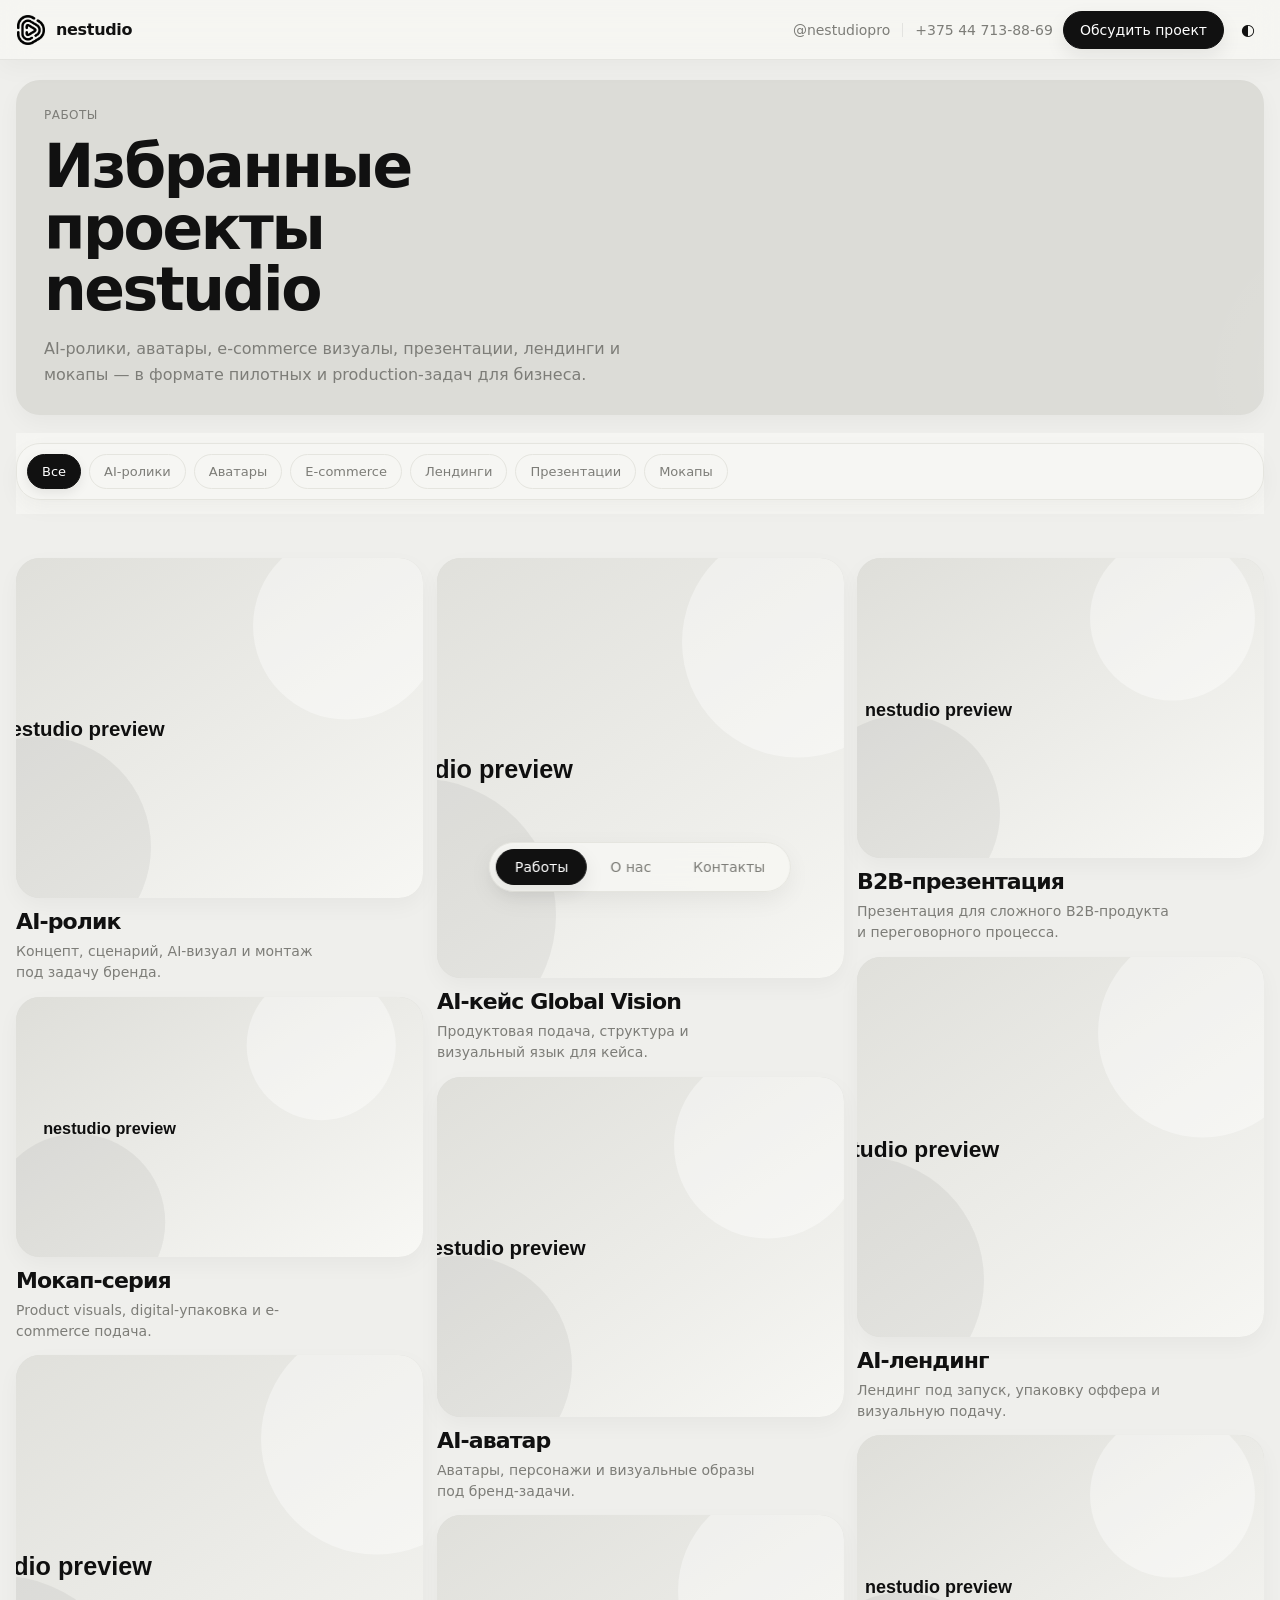
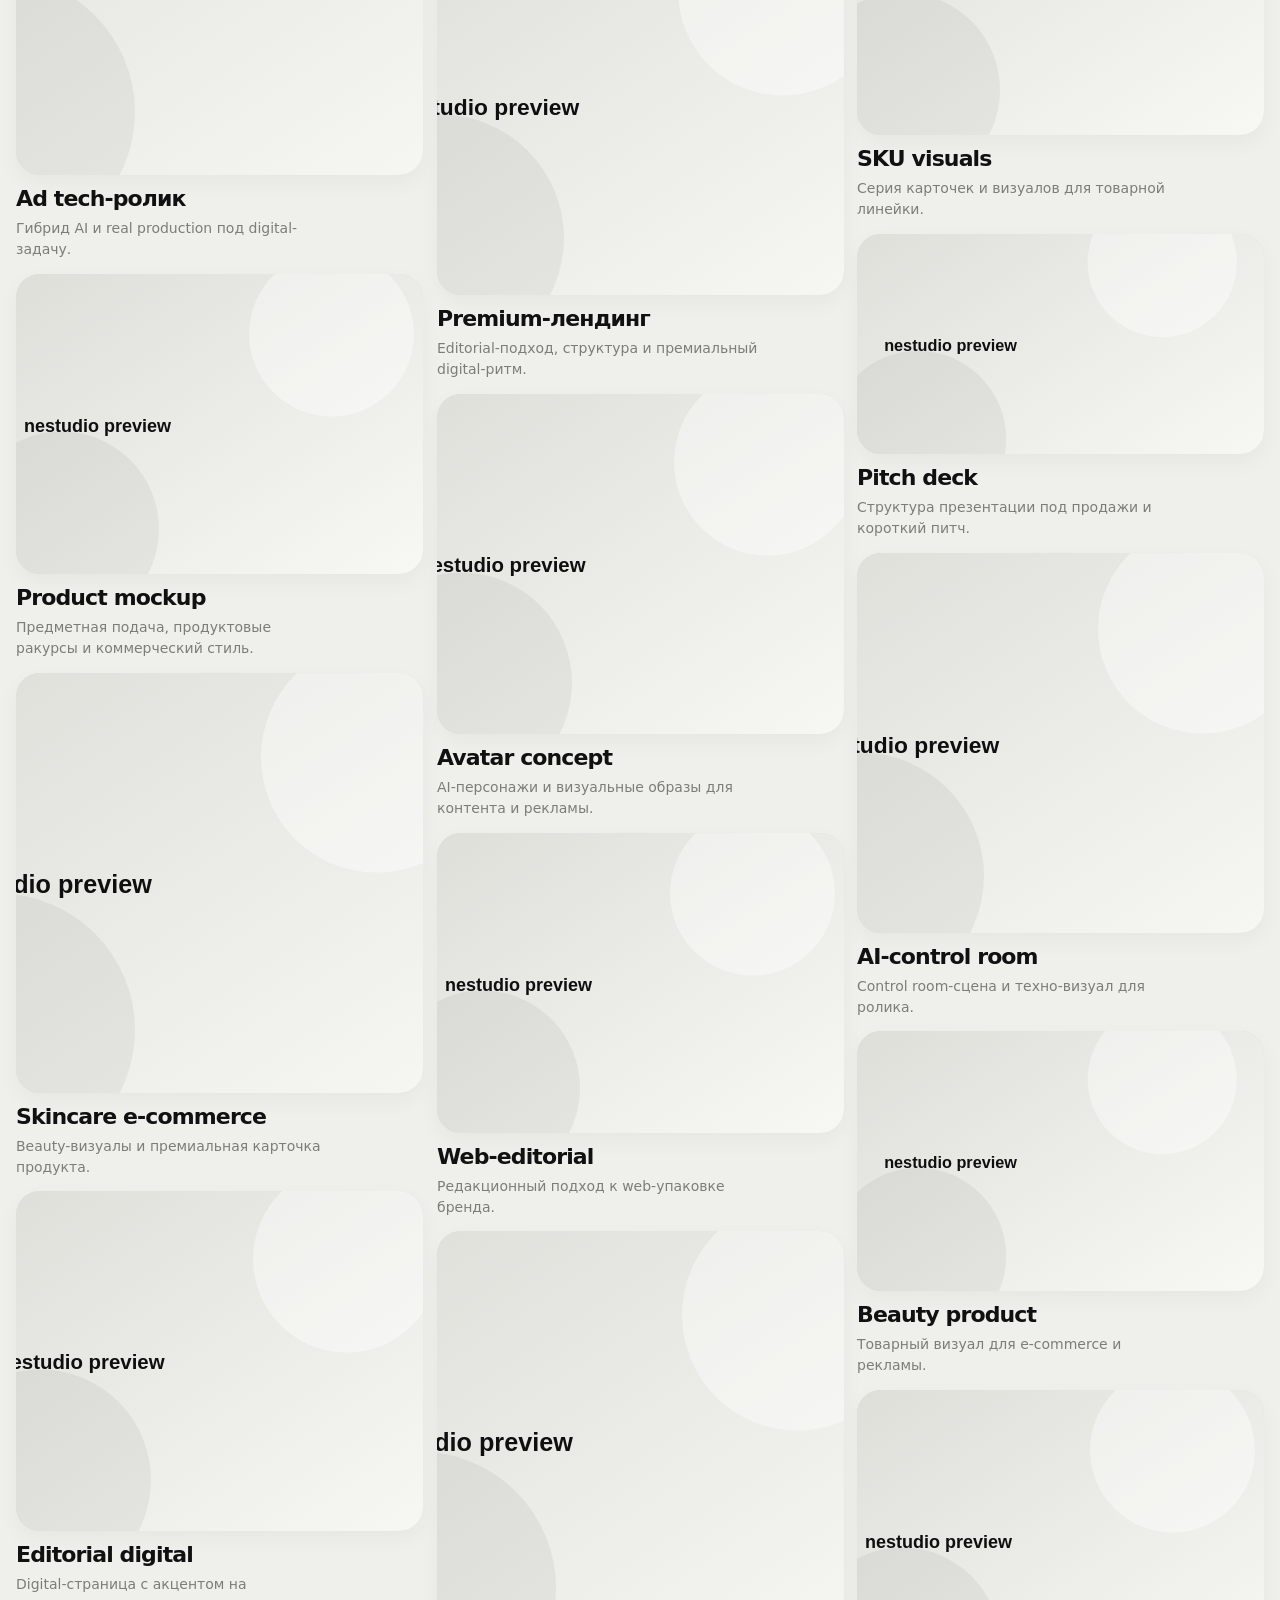
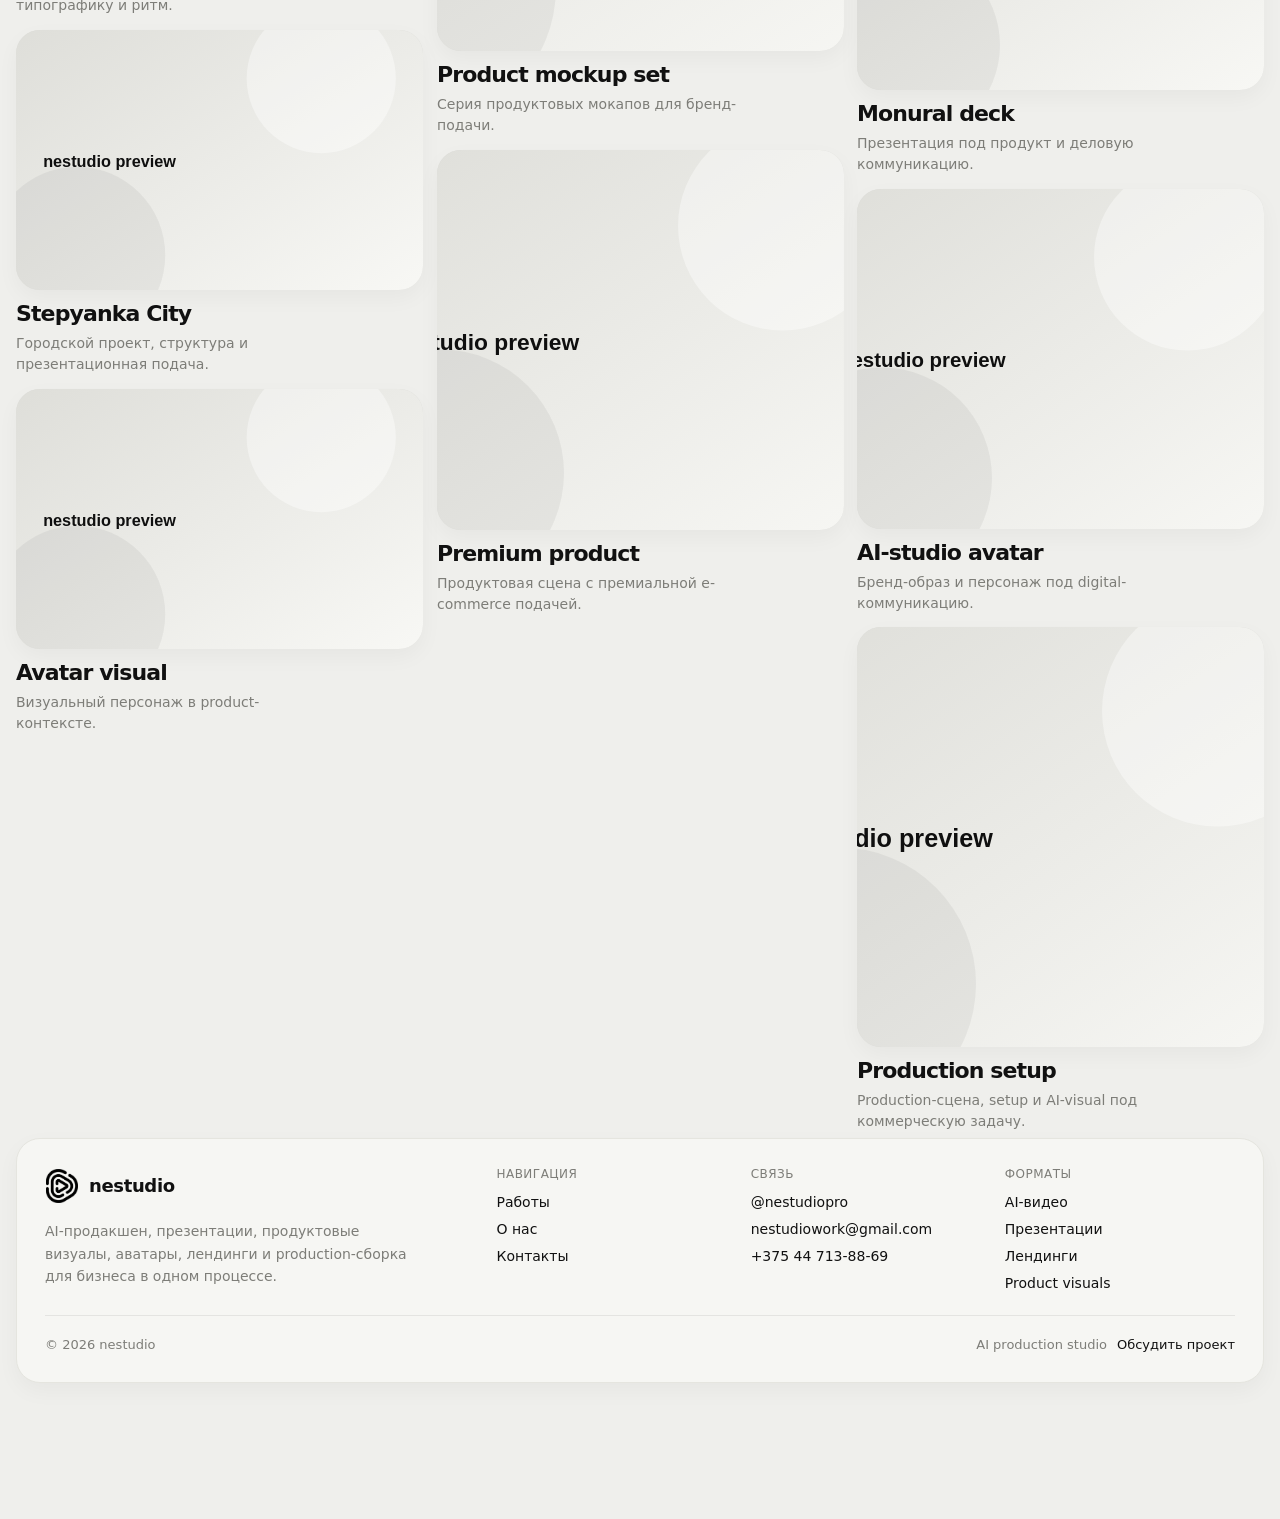
<file: projects/index.html>
<!DOCTYPE html>
<html lang="ru">
<head>
	<meta charset="UTF-8" />
	<meta name="viewport" content="width=device-width, initial-scale=1.0, viewport-fit=cover" />

	<title>nestudio — портфолио</title>

	<meta
		name="description"
		content="nestudio — AI-ролики, AI-аватары, e-commerce визуалы, презентации, лендинги и мокапы для бизнеса."
	/>

	<link rel="stylesheet" href="../assets/css/site.css" />
</head>

<body class="is-loading" data-page="works" data-base="../">
	<div id="site-header"></div>

	<main class="page">
		<section class="portfolio-intro">
			<div class="section-title">Работы</div>

			<h1 class="portfolio-title">
				<span class="line-wrap"><span class="line">Избранные</span></span>
				<span class="line-wrap"><span class="line">проекты</span></span>
				<span class="line-wrap"><span class="line">nestudio</span></span>
			</h1>

			<p class="portfolio-text">
				AI-ролики, аватары, e-commerce визуалы, презентации, лендинги и мокапы —
				в формате пилотных и production-задач для бизнеса.
			</p>
		</section>

		<section class="filters-sticky" aria-label="Фильтр работ">
			<div class="filters-shell">
				<div class="filters-menu" id="filters">
					<button class="filter-btn active" type="button" data-filter="all">Все</button>
					<button class="filter-btn" type="button" data-filter="video">AI-ролики</button>
					<button class="filter-btn" type="button" data-filter="avatar">Аватары</button>
					<button class="filter-btn" type="button" data-filter="commerce">E-commerce</button>
					<button class="filter-btn" type="button" data-filter="landing">Лендинги</button>
					<button class="filter-btn" type="button" data-filter="deck">Презентации</button>
					<button class="filter-btn" type="button" data-filter="mockup">Мокапы</button>
				</div>
			</div>
		</section>

		<section class="works" id="works" aria-label="Список проектов">
			<article class="card reveal" data-category="video">
				<a class="cardlink" href="aura-gard.html">
					<div class="cardimage h-340">
						<img
							src="https://images.unsplash.com/photo-1633419461186-7d40a38105ec?auto=format&fit=crop&w=1200&q=82"
							alt="AI-ролик: футуристичная production-сцена с цифровым экраном"
						/>
					</div>

					<h2 class="cardtitle">AI-ролик</h2>
					<p class="cardmeta">
						Концепт, сценарий, AI-визуал и монтаж под задачу бренда.
					</p>
				</a>
			</article>

			<article class="card reveal" data-category="deck">
				<a class="cardlink" href="aura-gard.html">
					<div class="cardimage h-420">
						<img
							src="https://images.unsplash.com/photo-1552664730-d307ca884978?auto=format&fit=crop&w=1200&q=82"
							alt="B2B-презентация: команда обсуждает структуру проекта"
						/>
					</div>

					<h2 class="cardtitle">AI-кейс Global Vision</h2>
					<p class="cardmeta">
						Продуктовая подача, структура и визуальный язык для кейса.
					</p>
				</a>
			</article>

			<article class="card reveal" data-category="deck">
				<a class="cardlink" href="aura-gard.html">
					<div class="cardimage h-300">
						<img
							src="https://images.unsplash.com/photo-1557804506-669a67965ba0?auto=format&fit=crop&w=1200&q=82"
							alt="B2B-презентация: рабочая встреча и бизнес-материалы"
						/>
					</div>

					<h2 class="cardtitle">B2B-презентация</h2>
					<p class="cardmeta">
						Презентация для сложного B2B-продукта и переговорного процесса.
					</p>
				</a>
			</article>

			<article class="card reveal" data-category="landing">
				<a class="cardlink" href="aura-gard.html">
					<div class="cardimage h-380">
						<img
							src="https://images.unsplash.com/photo-1497366754035-f200968a6e72?auto=format&fit=crop&w=1200&q=82"
							alt="AI-лендинг: современное рабочее пространство"
						/>
					</div>

					<h2 class="cardtitle">AI-лендинг</h2>
					<p class="cardmeta">
						Лендинг под запуск, упаковку оффера и визуальную подачу.
					</p>
				</a>
			</article>

			<article class="card reveal" data-category="mockup">
				<a class="cardlink" href="aura-gard.html">
					<div class="cardimage h-260">
						<img
							src="https://images.unsplash.com/photo-1516321318423-f06f85e504b3?auto=format&fit=crop&w=1200&q=82"
							alt="Мокап-серия: экран ноутбука с цифровым интерфейсом"
						/>
					</div>

					<h2 class="cardtitle">Мокап-серия</h2>
					<p class="cardmeta">
						Product visuals, digital-упаковка и e-commerce подача.
					</p>
				</a>
			</article>

			<article class="card reveal" data-category="avatar">
				<a class="cardlink" href="aura-gard.html">
					<div class="cardimage h-340">
						<img
							src="https://images.unsplash.com/photo-1531746790731-6c087fecd65a?auto=format&fit=crop&w=1200&q=82"
							alt="AI-аватар: цифровой персонаж в технологичной среде"
						/>
					</div>

					<h2 class="cardtitle">AI-аватар</h2>
					<p class="cardmeta">
						Аватары, персонажи и визуальные образы под бренд-задачи.
					</p>
				</a>
			</article>

			<article class="card reveal" data-category="video">
				<a class="cardlink" href="aura-gard.html">
					<div class="cardimage h-420">
						<img
							src="https://images.unsplash.com/photo-1518709268805-4e9042af2176?auto=format&fit=crop&w=1200&q=82"
							alt="Ad tech-ролик: технологичная лаборатория и световые панели"
						/>
					</div>

					<h2 class="cardtitle">Ad tech-ролик</h2>
					<p class="cardmeta">
						Гибрид AI и real production под digital-задачу.
					</p>
				</a>
			</article>

			<article class="card reveal" data-category="commerce">
				<a class="cardlink" href="aura-gard.html">
					<div class="cardimage h-300">
						<img
							src="https://images.unsplash.com/photo-1523275335684-37898b6baf30?auto=format&fit=crop&w=1200&q=82"
							alt="SKU visuals: премиальная продуктовая карточка"
						/>
					</div>

					<h2 class="cardtitle">SKU visuals</h2>
					<p class="cardmeta">
						Серия карточек и визуалов для товарной линейки.
					</p>
				</a>
			</article>

			<article class="card reveal" data-category="landing">
				<a class="cardlink" href="aura-gard.html">
					<div class="cardimage h-380">
						<img
							src="https://images.unsplash.com/photo-1497215728101-856f4ea42174?auto=format&fit=crop&w=1200&q=82"
							alt="Premium-лендинг: минималистичный офисный интерьер"
						/>
					</div>

					<h2 class="cardtitle">Premium-лендинг</h2>
					<p class="cardmeta">
						Editorial-подход, структура и премиальный digital-ритм.
					</p>
				</a>
			</article>

			<article class="card reveal" data-category="deck">
				<a class="cardlink" href="aura-gard.html">
					<div class="cardimage h-220">
						<img
							src="https://images.unsplash.com/photo-1551836022-d5d88e9218df?auto=format&fit=crop&w=1200&q=82"
							alt="Pitch deck: деловая презентация и аналитические материалы"
						/>
					</div>

					<h2 class="cardtitle">Pitch deck</h2>
					<p class="cardmeta">
						Структура презентации под продажи и короткий питч.
					</p>
				</a>
			</article>

			<article class="card reveal" data-category="mockup">
				<a class="cardlink" href="aura-gard.html">
					<div class="cardimage h-300">
						<img
							src="https://images.unsplash.com/photo-1518005020951-eccb494ad742?auto=format&fit=crop&w=1200&q=82"
							alt="Product mockup: абстрактная 3D-композиция"
						/>
					</div>

					<h2 class="cardtitle">Product mockup</h2>
					<p class="cardmeta">
						Предметная подача, продуктовые ракурсы и коммерческий стиль.
					</p>
				</a>
			</article>

			<article class="card reveal" data-category="avatar">
				<a class="cardlink" href="aura-gard.html">
					<div class="cardimage h-340">
						<img
							src="https://images.unsplash.com/photo-1519741497674-611481863552?auto=format&fit=crop&w=1200&q=82"
							alt="Avatar concept: портретный визуал для бренда"
						/>
					</div>

					<h2 class="cardtitle">Avatar concept</h2>
					<p class="cardmeta">
						AI-персонажи и визуальные образы для контента и рекламы.
					</p>
				</a>
			</article>

			<article class="card reveal" data-category="video">
				<a class="cardlink" href="aura-gard.html">
					<div class="cardimage h-380">
						<img
							src="https://images.unsplash.com/photo-1518770660439-4636190af475?auto=format&fit=crop&w=1200&q=82"
							alt="AI-control room: электронная плата и технологичная детализация"
						/>
					</div>

					<h2 class="cardtitle">AI-control room</h2>
					<p class="cardmeta">
						Control room-сцена и техно-визуал для ролика.
					</p>
				</a>
			</article>

			<article class="card reveal" data-category="commerce">
				<a class="cardlink" href="aura-gard.html">
					<div class="cardimage h-420">
						<img
							src="https://images.unsplash.com/photo-1556228578-8c89e6adf883?auto=format&fit=crop&w=1200&q=82"
							alt="Skincare e-commerce: косметический продукт в светлой композиции"
						/>
					</div>

					<h2 class="cardtitle">Skincare e-commerce</h2>
					<p class="cardmeta">
						Beauty-визуалы и премиальная карточка продукта.
					</p>
				</a>
			</article>

			<article class="card reveal" data-category="landing">
				<a class="cardlink" href="aura-gard.html">
					<div class="cardimage h-300">
						<img
							src="https://images.unsplash.com/photo-1500530855697-b586d89ba3ee?auto=format&fit=crop&w=1200&q=82"
							alt="Web-editorial: стильная архитектурная композиция"
						/>
					</div>

					<h2 class="cardtitle">Web-editorial</h2>
					<p class="cardmeta">
						Редакционный подход к web-упаковке бренда.
					</p>
				</a>
			</article>

			<article class="card reveal" data-category="commerce">
				<a class="cardlink" href="aura-gard.html">
					<div class="cardimage h-260">
						<img
							src="https://images.unsplash.com/photo-1596462502278-27bfdc403348?auto=format&fit=crop&w=1200&q=82"
							alt="Beauty product: косметика и premium product visuals"
						/>
					</div>

					<h2 class="cardtitle">Beauty product</h2>
					<p class="cardmeta">
						Товарный визуал для e-commerce и рекламы.
					</p>
				</a>
			</article>

			<article class="card reveal" data-category="landing">
				<a class="cardlink" href="aura-gard.html">
					<div class="cardimage h-340">
						<img
							src="https://images.unsplash.com/photo-1497366811353-6870744d04b2?auto=format&fit=crop&w=1200&q=82"
							alt="Editorial digital: современное рабочее пространство"
						/>
					</div>

					<h2 class="cardtitle">Editorial digital</h2>
					<p class="cardmeta">
						Digital-страница с акцентом на типографику и ритм.
					</p>
				</a>
			</article>

			<article class="card reveal" data-category="mockup">
				<a class="cardlink" href="aura-gard.html">
					<div class="cardimage h-420">
						<img
							src="https://images.unsplash.com/photo-1527443224154-c4a3942d3acf?auto=format&fit=crop&w=1200&q=82"
							alt="Product mockup set: экран с digital-интерфейсом"
						/>
					</div>

					<h2 class="cardtitle">Product mockup set</h2>
					<p class="cardmeta">
						Серия продуктовых мокапов для бренд-подачи.
					</p>
				</a>
			</article>

			<article class="card reveal" data-category="deck">
				<a class="cardlink" href="aura-gard.html">
					<div class="cardimage h-300">
						<img
							src="https://images.unsplash.com/photo-1551288049-bebda4e38f71?auto=format&fit=crop&w=1200&q=82"
							alt="Monural deck: аналитическая панель и деловая структура"
						/>
					</div>

					<h2 class="cardtitle">Monural deck</h2>
					<p class="cardmeta">
						Презентация под продукт и деловую коммуникацию.
					</p>
				</a>
			</article>

			<article class="card reveal" data-category="deck">
				<a class="cardlink" href="aura-gard.html">
					<div class="cardimage h-260">
						<img
							src="https://images.unsplash.com/photo-1486406146926-c627a92ad1ab?auto=format&fit=crop&w=1200&q=82"
							alt="Stepyanka City: городской проект и архитектурная подача"
						/>
					</div>

					<h2 class="cardtitle">Stepyanka City</h2>
					<p class="cardmeta">
						Городской проект, структура и презентационная подача.
					</p>
				</a>
			</article>

			<article class="card reveal" data-category="commerce">
				<a class="cardlink" href="aura-gard.html">
					<div class="cardimage h-380">
						<img
							src="https://images.unsplash.com/photo-1541643600914-78b084683601?auto=format&fit=crop&w=1200&q=82"
							alt="Premium product: премиальный продукт в рекламной композиции"
						/>
					</div>

					<h2 class="cardtitle">Premium product</h2>
					<p class="cardmeta">
						Продуктовая сцена с премиальной e-commerce подачей.
					</p>
				</a>
			</article>

			<article class="card reveal" data-category="avatar">
				<a class="cardlink" href="aura-gard.html">
					<div class="cardimage h-340">
						<img
							src="https://images.unsplash.com/photo-1527980965255-d3b416303d12?auto=format&fit=crop&w=1200&q=82"
							alt="AI-studio avatar: портретный бренд-образ"
						/>
					</div>

					<h2 class="cardtitle">AI-studio avatar</h2>
					<p class="cardmeta">
						Бренд-образ и персонаж под digital-коммуникацию.
					</p>
				</a>
			</article>

			<article class="card reveal" data-category="avatar">
				<a class="cardlink" href="aura-gard.html">
					<div class="cardimage h-260">
						<img
							src="https://images.unsplash.com/photo-1506794778202-cad84cf45f1d?auto=format&fit=crop&w=1200&q=82"
							alt="Avatar visual: портретный визуальный персонаж"
						/>
					</div>

					<h2 class="cardtitle">Avatar visual</h2>
					<p class="cardmeta">
						Визуальный персонаж в product-контексте.
					</p>
				</a>
			</article>

			<article class="card reveal" data-category="video">
				<a class="cardlink" href="aura-gard.html">
					<div class="cardimage h-420">
						<img
							src="https://images.unsplash.com/photo-1493246507139-91e8fad9978e?auto=format&fit=crop&w=1200&q=82"
							alt="Production setup: визуальная сцена для коммерческого ролика"
						/>
					</div>

					<h2 class="cardtitle">Production setup</h2>
					<p class="cardmeta">
						Production-сцена, setup и AI-visual под коммерческую задачу.
					</p>
				</a>
			</article>
		</section>
	</main>

	<div id="site-footer"></div>
	<div id="site-bottom-nav"></div>

	<script src="../assets/js/site.js"></script>
</body>
</html>
</file>
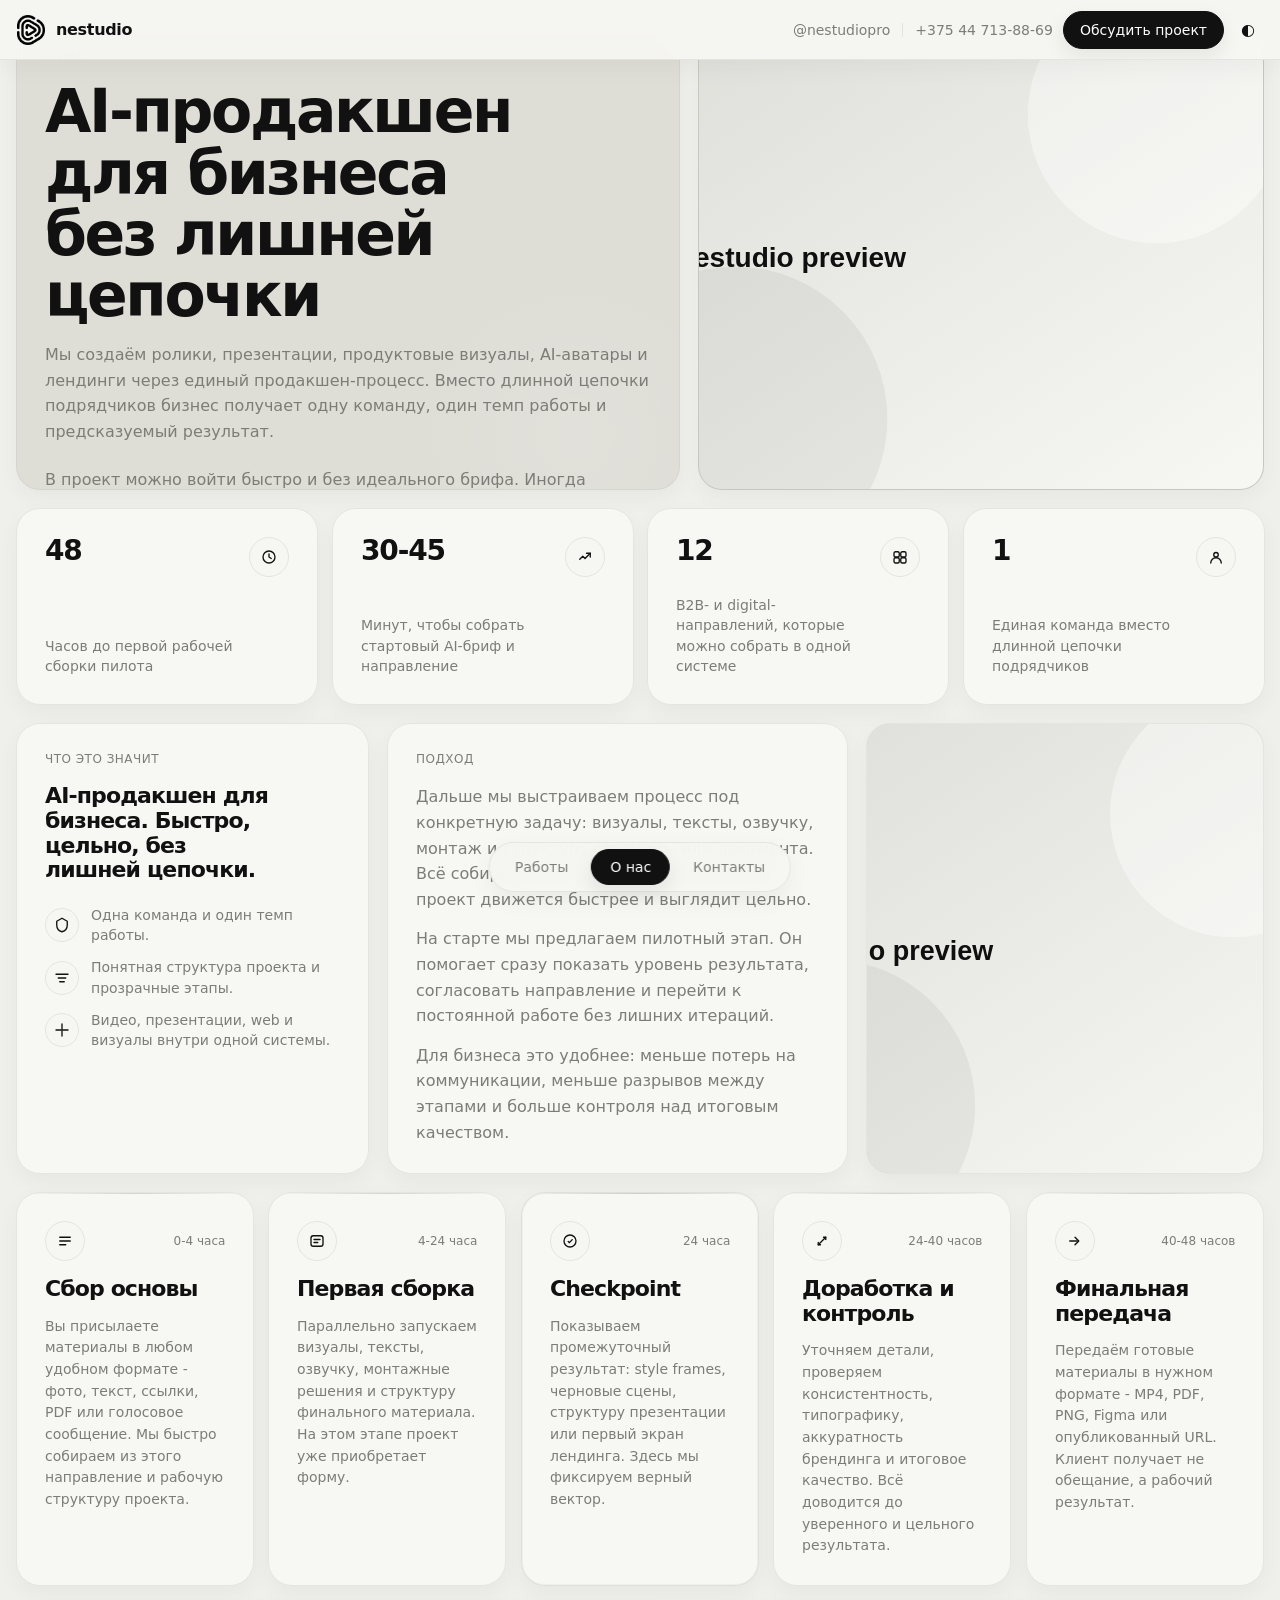
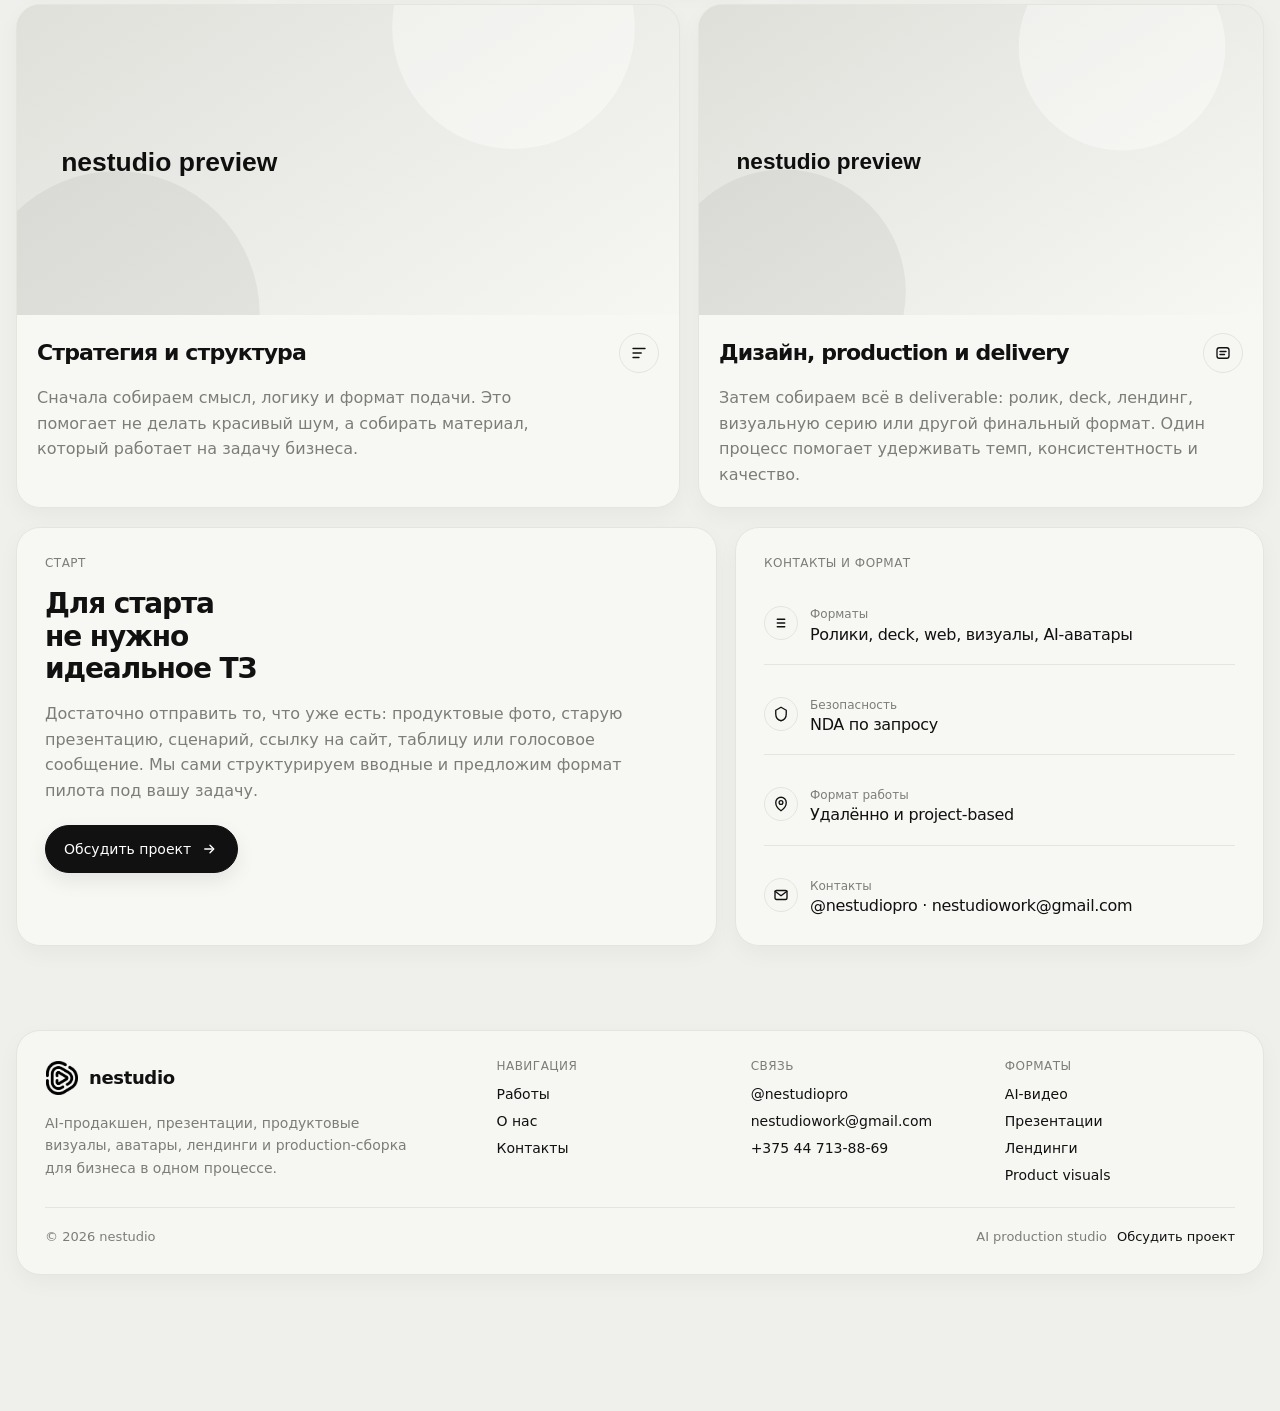
<file: projects/about.html>
<!DOCTYPE html>
<html lang="ru">
<head>
  <meta charset="UTF-8" />
  <meta name="viewport" content="width=device-width, initial-scale=1.0, viewport-fit=cover" />
  <title>nestudio - О нас</title>
  <meta
    name="description"
    content="nestudio - AI-продакшен для бизнеса: ролики, презентации, продуктовые визуалы, AI-аватары и лендинги за 48 часов."
  />
  <link rel="stylesheet" href="../assets/css/site.css" />
</head>
<body class="is-loading" data-page="about" data-base="../">
  <div id="site-header"></div>

  <main class="page">
    <section class="hero">
      <div class="hero-card reveal">
        <div>
          <div class="section-title">О нас</div>

          <h1 class="hero-title" aria-label="AI-продакшен для бизнеса без лишней цепочки">
            <span class="line-wrap"><span class="line">AI-продакшен</span></span>
            <span class="line-wrap"><span class="line">для бизнеса</span></span>
            <span class="line-wrap"><span class="line">без лишней цепочки</span></span>
          </h1>

          <p class="hero-text">
            Мы создаём ролики, презентации, продуктовые визуалы, AI-аватары и лендинги через единый продакшен-процесс.
            Вместо длинной цепочки подрядчиков бизнес получает одну команду, один темп работы и предсказуемый результат.
          </p>
        </div>

        <div class="hero-text">
          В проект можно войти быстро и без идеального брифа. Иногда достаточно нескольких фото, старой презентации,
          ссылки, заметок или короткого голосового сообщения, чтобы собрать ясную основу.
        </div>
      </div>

      <div class="hero-photo reveal reveal--delay-2">
        <img
          src="https://images.unsplash.com/photo-1522202176988-66273c2fd55f?q=80&w=1600&auto=format&fit=crop"
          alt="Команда nestudio"
        />
      </div>
    </section>

    <section class="metrics">
      <article class="metric-card reveal reveal--fast">
        <div class="metric-top">
          <div class="metric-number">48</div>
          <div class="icon-badge">
            <svg class="icon" viewBox="0 0 24 24" aria-hidden="true">
              <circle cx="12" cy="12" r="8"></circle>
              <path d="M12 8v4l3 2"></path>
            </svg>
          </div>
        </div>
        <div class="metric-label">Часов до первой рабочей сборки пилота</div>
      </article>

      <article class="metric-card reveal reveal--delay-1">
        <div class="metric-top">
          <div class="metric-number">30-45</div>
          <div class="icon-badge">
            <svg class="icon" viewBox="0 0 24 24" aria-hidden="true">
              <path d="M5 15l4-4 3 3 7-7"></path>
              <path d="M14 7h5v5"></path>
            </svg>
          </div>
        </div>
        <div class="metric-label">Минут, чтобы собрать стартовый AI-бриф и направление</div>
      </article>

      <article class="metric-card reveal reveal--delay-2">
        <div class="metric-top">
          <div class="metric-number">12</div>
          <div class="icon-badge">
            <svg class="icon" viewBox="0 0 24 24" aria-hidden="true">
              <rect x="4" y="5" width="7" height="7" rx="2"></rect>
              <rect x="13" y="5" width="7" height="7" rx="2"></rect>
              <rect x="4" y="13" width="7" height="7" rx="2"></rect>
              <rect x="13" y="13" width="7" height="7" rx="2"></rect>
            </svg>
          </div>
        </div>
        <div class="metric-label">B2B- и digital-направлений, которые можно собрать в одной системе</div>
      </article>

      <article class="metric-card reveal reveal--delay-3">
        <div class="metric-top">
          <div class="metric-number">1</div>
          <div class="icon-badge">
            <svg class="icon" viewBox="0 0 24 24" aria-hidden="true">
              <path d="M12 6a3 3 0 1 0 0 6a3 3 0 0 0 0-6z"></path>
              <path d="M5 20a7 7 0 0 1 14 0"></path>
            </svg>
          </div>
        </div>
        <div class="metric-label">Единая команда вместо длинной цепочки подрядчиков</div>
      </article>
    </section>

    <section class="about-grid">
      <article class="about-card reveal">
        <div class="section-title">Что это значит</div>
        <div class="about-lead">AI-продакшен для бизнеса. Быстро, цельно, без лишней цепочки.</div>

        <div class="about-points">
          <div class="about-point">
            <div class="icon-badge">
              <svg class="icon" viewBox="0 0 24 24" aria-hidden="true">
                <path d="M12 3l7 4v5c0 5-3 8-7 9-4-1-7-4-7-9V7l7-4z"></path>
              </svg>
            </div>
            <span>Одна команда и один темп работы.</span>
          </div>

          <div class="about-point">
            <div class="icon-badge">
              <svg class="icon" viewBox="0 0 24 24" aria-hidden="true">
                <path d="M4 7h16"></path>
                <path d="M7 12h10"></path>
                <path d="M9 17h6"></path>
              </svg>
            </div>
            <span>Понятная структура проекта и прозрачные этапы.</span>
          </div>

          <div class="about-point">
            <div class="icon-badge">
              <svg class="icon" viewBox="0 0 24 24" aria-hidden="true">
                <path d="M4 12h7"></path>
                <path d="M13 12h7"></path>
                <path d="M12 4v16"></path>
              </svg>
            </div>
            <span>Видео, презентации, web и визуалы внутри одной системы.</span>
          </div>
        </div>
      </article>

      <article class="about-card reveal reveal--delay-1">
        <div class="section-title">Подход</div>

        <div class="about-copy">
          <p>
            Дальше мы выстраиваем процесс под конкретную задачу: визуалы, тексты, озвучку, монтаж
            и структуру страницы или документа. Всё собирается в одной системе, поэтому проект движется быстрее
            и выглядит цельно.
          </p>

          <p>
            На старте мы предлагаем пилотный этап. Он помогает сразу показать уровень результата,
            согласовать направление и перейти к постоянной работе без лишних итераций.
          </p>

          <p>
            Для бизнеса это удобнее: меньше потерь на коммуникации, меньше разрывов между этапами
            и больше контроля над итоговым качеством.
          </p>
        </div>
      </article>

      <article class="about-card about-visual reveal reveal--delay-2">
        <img
          src="https://images.unsplash.com/photo-1516321318423-f06f85e504b3?q=80&w=1200&auto=format&fit=crop"
          alt="Рабочий процесс студии"
        />
      </article>
    </section>

    <section class="process-grid">
      <article class="process-card reveal reveal--fast">
        <div>
          <div class="process-top">
            <div class="icon-badge">
              <svg class="icon" viewBox="0 0 24 24" aria-hidden="true">
                <path d="M5 7h14"></path>
                <path d="M5 12h14"></path>
                <path d="M5 17h8"></path>
              </svg>
            </div>
            <div class="process-time">0-4 часа</div>
          </div>

          <h3 class="process-name">Сбор основы</h3>
          <p class="process-desc">
            Вы присылаете материалы в любом удобном формате - фото, текст, ссылки, PDF или голосовое сообщение.
            Мы быстро собираем из этого направление и рабочую структуру проекта.
          </p>
        </div>
      </article>

      <article class="process-card reveal reveal--delay-1">
        <div>
          <div class="process-top">
            <div class="icon-badge">
              <svg class="icon" viewBox="0 0 24 24" aria-hidden="true">
                <rect x="4" y="5" width="16" height="14" rx="3"></rect>
                <path d="M8 10h8"></path>
                <path d="M8 14h5"></path>
              </svg>
            </div>
            <div class="process-time">4-24 часа</div>
          </div>

          <h3 class="process-name">Первая сборка</h3>
          <p class="process-desc">
            Параллельно запускаем визуалы, тексты, озвучку, монтажные решения и структуру финального материала.
            На этом этапе проект уже приобретает форму.
          </p>
        </div>
      </article>

      <article class="process-card checkpoint reveal reveal--delay-2">
        <div>
          <div class="process-top">
            <div class="icon-badge">
              <svg class="icon" viewBox="0 0 24 24" aria-hidden="true">
                <circle cx="12" cy="12" r="8"></circle>
                <path d="M9.5 12.5l1.7 1.7 3.8-4"></path>
              </svg>
            </div>
            <div class="process-time">24 часа</div>
          </div>

          <h3 class="process-name">Checkpoint</h3>
          <p class="process-desc">
            Показываем промежуточный результат: style frames, черновые сцены, структуру презентации
            или первый экран лендинга. Здесь мы фиксируем верный вектор.
          </p>
        </div>
      </article>

      <article class="process-card reveal reveal--delay-3">
        <div>
          <div class="process-top">
            <div class="icon-badge">
              <svg class="icon" viewBox="0 0 24 24" aria-hidden="true">
                <path d="M7 17l10-10"></path>
                <path d="M14 7h3v3"></path>
                <path d="M7 14v3h3"></path>
              </svg>
            </div>
            <div class="process-time">24-40 часов</div>
          </div>

          <h3 class="process-name">Доработка и контроль</h3>
          <p class="process-desc">
            Уточняем детали, проверяем консистентность, типографику, аккуратность брендинга и итоговое качество.
            Всё доводится до уверенного и цельного результата.
          </p>
        </div>
      </article>

      <article class="process-card reveal reveal--delay-4">
        <div>
          <div class="process-top">
            <div class="icon-badge">
              <svg class="icon" viewBox="0 0 24 24" aria-hidden="true">
                <path d="M5 12h10"></path>
                <path d="M12 7l5 5-5 5"></path>
              </svg>
            </div>
            <div class="process-time">40-48 часов</div>
          </div>

          <h3 class="process-name">Финальная передача</h3>
          <p class="process-desc">
            Передаём готовые материалы в нужном формате - MP4, PDF, PNG, Figma или опубликованный URL.
            Клиент получает не обещание, а рабочий результат.
          </p>
        </div>
      </article>
    </section>

    <section class="studio-grid">
      <article class="studio-card reveal">
        <div class="studio-cardmedia">
          <img
            src="https://images.unsplash.com/photo-1497366754035-f200968a6e72?q=80&w=1600&auto=format&fit=crop"
            alt="Стратегия и структура"
          />
        </div>
        <div class="studio-cardmeta">
          <div class="studio-head">
            <div class="studio-title">Стратегия и структура</div>
            <div class="icon-badge">
              <svg class="icon" viewBox="0 0 24 24" aria-hidden="true">
                <path d="M4 6h16"></path>
                <path d="M4 12h11"></path>
                <path d="M4 18h8"></path>
              </svg>
            </div>
          </div>
          <p class="studio-copy">
            Сначала собираем смысл, логику и формат подачи. Это помогает не делать красивый шум,
            а собирать материал, который работает на задачу бизнеса.
          </p>
        </div>
      </article>

      <article class="studio-card reveal reveal--delay-1">
        <div class="studio-cardmedia">
          <img
            src="https://images.unsplash.com/photo-1498050108023-c5249f4df085?q=80&w=1600&auto=format&fit=crop"
            alt="Дизайн, production и delivery"
          />
        </div>
        <div class="studio-cardmeta">
          <div class="studio-head">
            <div class="studio-title">Дизайн, production и delivery</div>
            <div class="icon-badge">
              <svg class="icon" viewBox="0 0 24 24" aria-hidden="true">
                <rect x="4" y="5" width="16" height="14" rx="3"></rect>
                <path d="M8 10h8"></path>
                <path d="M8 14h6"></path>
              </svg>
            </div>
          </div>
          <p class="studio-copy">
            Затем собираем всё в deliverable: ролик, deck, лендинг, визуальную серию или другой финальный формат.
            Один процесс помогает удерживать темп, консистентность и качество.
          </p>
        </div>
      </article>
    </section>

    <section class="cta">
      <article class="cta-card reveal">
        <div class="section-title">Старт</div>
        <h2 class="cta-title">Для старта не нужно идеальное ТЗ</h2>
        <p class="cta-text">
          Достаточно отправить то, что уже есть: продуктовые фото, старую презентацию, сценарий,
          ссылку на сайт, таблицу или голосовое сообщение. Мы сами структурируем вводные
          и предложим формат пилота под вашу задачу.
        </p>

        <a href="contact.html" class="cta-button">
          <span>Обсудить проект</span>
          <svg class="icon" viewBox="0 0 24 24" aria-hidden="true">
            <path d="M5 12h10"></path>
            <path d="M12 7l5 5-5 5"></path>
          </svg>
        </a>
      </article>

      <article class="cta-card reveal reveal--delay-1">
        <div class="section-title">Контакты и формат</div>

        <div class="cta-meta">
          <div class="cta-meta-item">
            <div class="cta-meta-icon">
              <svg class="icon" viewBox="0 0 24 24" aria-hidden="true">
                <path d="M7 17h10"></path>
                <path d="M7 12h10"></path>
                <path d="M7 7h10"></path>
              </svg>
            </div>
            <div>
              <div class="cta-meta-label">Форматы</div>
              <div class="cta-meta-value">Ролики, deck, web, визуалы, AI-аватары</div>
            </div>
          </div>

          <div class="cta-meta-item">
            <div class="cta-meta-icon">
              <svg class="icon" viewBox="0 0 24 24" aria-hidden="true">
                <path d="M12 3l7 4v5c0 5-3 8-7 9-4-1-7-4-7-9V7l7-4z"></path>
              </svg>
            </div>
            <div>
              <div class="cta-meta-label">Безопасность</div>
              <div class="cta-meta-value">NDA по запросу</div>
            </div>
          </div>

          <div class="cta-meta-item">
            <div class="cta-meta-icon">
              <svg class="icon" viewBox="0 0 24 24" aria-hidden="true">
                <path d="M12 21s7-4.5 7-11a7 7 0 1 0-14 0c0 6.5 7 11 7 11z"></path>
                <circle cx="12" cy="10" r="2.5"></circle>
              </svg>
            </div>
            <div>
              <div class="cta-meta-label">Формат работы</div>
              <div class="cta-meta-value">Удалённо и project-based</div>
            </div>
          </div>

          <div class="cta-meta-item">
            <div class="cta-meta-icon">
              <svg class="icon" viewBox="0 0 24 24" aria-hidden="true">
                <path d="M4 7l8 6 8-6"></path>
                <rect x="4" y="6" width="16" height="12" rx="2"></rect>
              </svg>
            </div>
            <div>
              <div class="cta-meta-label">Контакты</div>
              <div class="cta-meta-value">@nestudiopro · nestudiowork@gmail.com</div>
            </div>
          </div>
        </div>
      </article>
    </section>
  </main>

  <div id="site-footer"></div>
  <div id="site-bottom-nav"></div>

  <script src="../assets/js/site.js"></script>
</body>
</html>
</file>
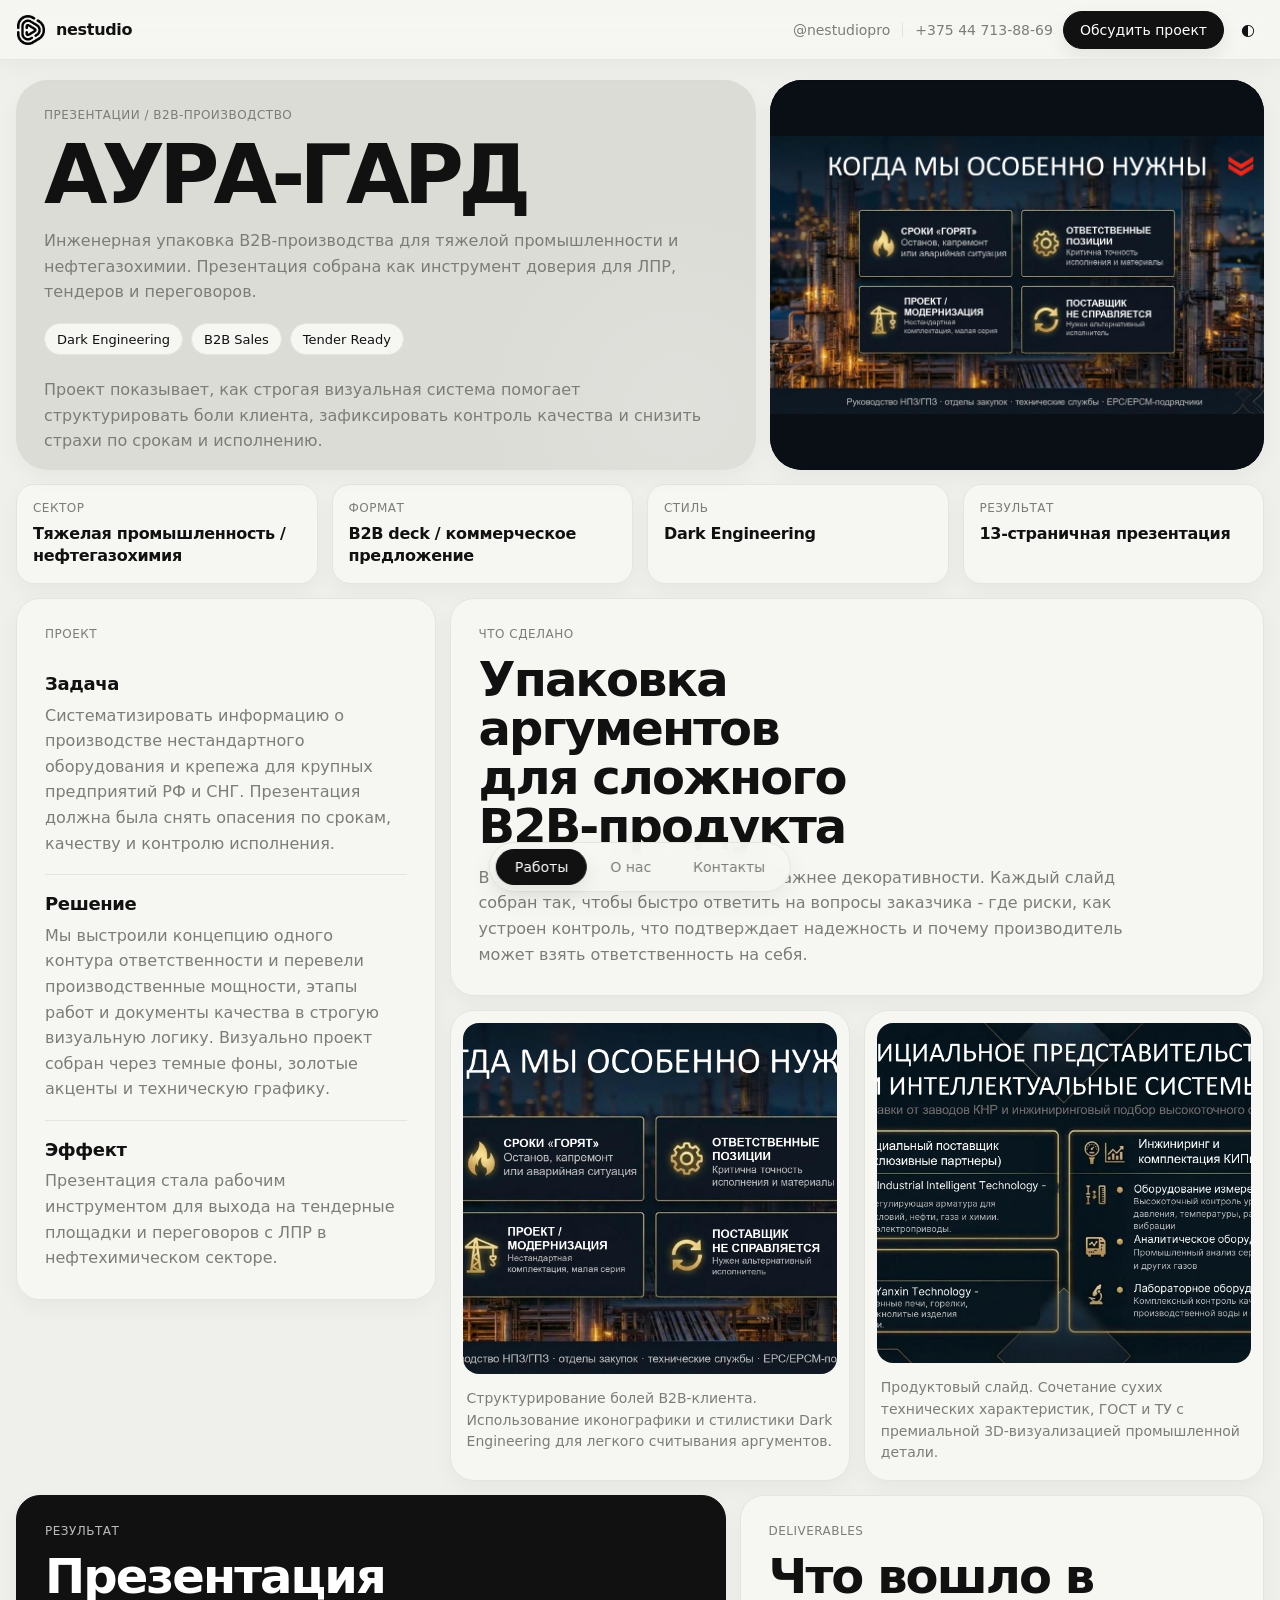
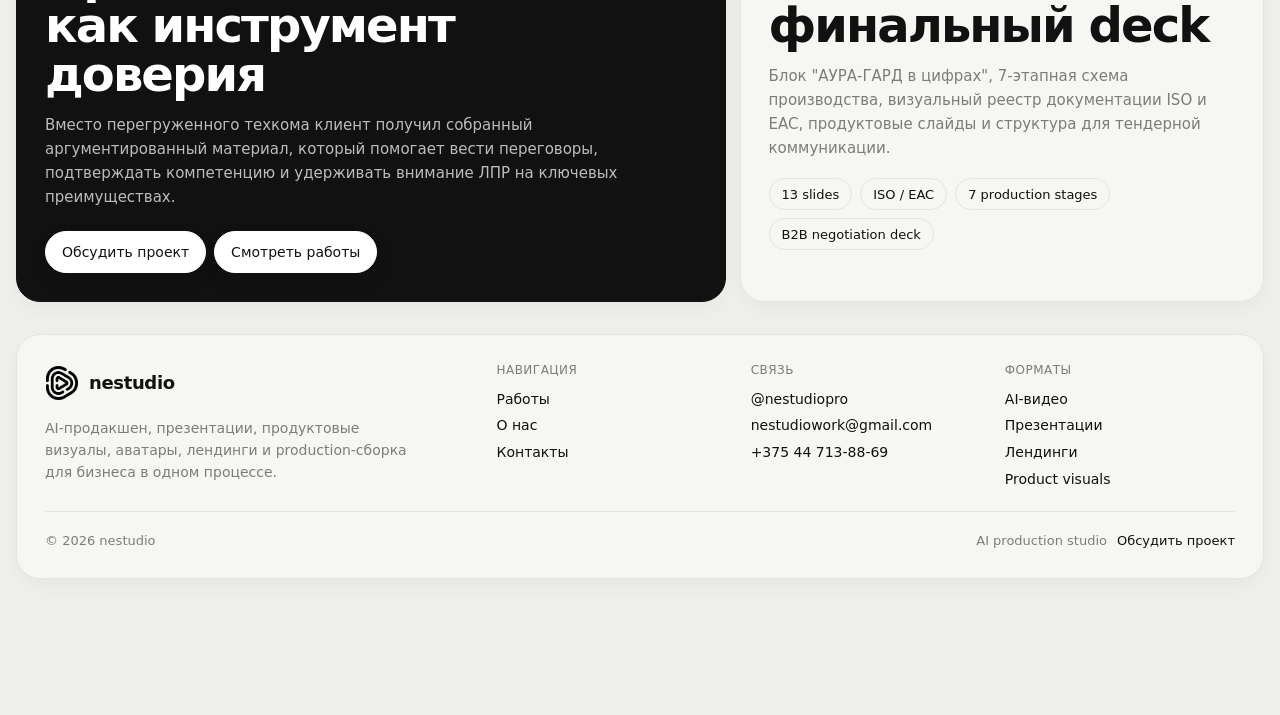
<file: projects/aura-gard.html>
<!DOCTYPE html>
<html lang="ru">
<head>
  <meta charset="UTF-8" />
  <meta name="viewport" content="width=device-width, initial-scale=1.0, viewport-fit=cover" />
  <title>АУРА-ГАРД - B2B-презентация для промышленности - nestudio</title>
  <meta
    name="description"
    content="B2B-презентация для промышленного производства - смысловая упаковка, Dark Engineering стиль и структурирование аргументов для ЛПР."
  />
  <link rel="stylesheet" href="../assets/css/site.css" />
</head>
<body data-page="works" data-base="../">
  <div id="site-header"></div>

  <main class="page">
    <section class="hero">
      <div class="hero-card">
        <div>
          <div class="section-title">Презентации / B2B-производство</div>
          <h1 class="hero-title">АУРА-ГАРД</h1>
          <p class="hero-text">
            Инженерная упаковка B2B-производства для тяжелой промышленности и нефтегазохимии. Презентация собрана как инструмент доверия для ЛПР, тендеров и переговоров.
          </p>

          <div class="pill-list">
            <span class="pill">Dark Engineering</span>
            <span class="pill">B2B Sales</span>
            <span class="pill">Tender Ready</span>
          </div>
        </div>

        <div class="hero-text">
          Проект показывает, как строгая визуальная система помогает структурировать боли клиента, зафиксировать контроль качества и снизить страхи по срокам и исполнению.
        </div>
      </div>

      <div class="hero-photo">
        <div class="media-frame">
          <img src="../img/prezi/Aura_page-0004.jpg" alt="АУРА-ГАРД - когда мы особенно нужны">
        </div>
      </div>
    </section>

    <section class="meta-grid">
      <div class="meta-card">
        <div class="meta-label">Сектор</div>
        <div class="meta-value">Тяжелая промышленность / нефтегазохимия</div>
      </div>
      <div class="meta-card">
        <div class="meta-label">Формат</div>
        <div class="meta-value">B2B deck / коммерческое предложение</div>
      </div>
      <div class="meta-card">
        <div class="meta-label">Стиль</div>
        <div class="meta-value">Dark Engineering</div>
      </div>
      <div class="meta-card">
        <div class="meta-label">Результат</div>
        <div class="meta-value">13-страничная презентация</div>
      </div>
    </section>

    <section class="project-layout">
      <aside class="sidebar-card">
        <div class="section-title">Проект</div>

        <div class="sidebar-block">
          <h3>Задача</h3>
          <p class="content-text">
            Систематизировать информацию о производстве нестандартного оборудования и крепежа для крупных предприятий РФ и СНГ. Презентация должна была снять опасения по срокам, качеству и контролю исполнения.
          </p>
        </div>

        <div class="sidebar-block">
          <h3>Решение</h3>
          <p class="content-text">
            Мы выстроили концепцию одного контура ответственности и перевели производственные мощности, этапы работ и документы качества в строгую визуальную логику. Визуально проект собран через темные фоны, золотые акценты и техническую графику.
          </p>
        </div>

        <div class="sidebar-block">
          <h3>Эффект</h3>
          <p class="content-text">
            Презентация стала рабочим инструментом для выхода на тендерные площадки и переговоров с ЛПР в нефтехимическом секторе.
          </p>
        </div>
      </aside>

      <div class="visuals">
        <div class="content-card">
          <div class="section-title">Что сделано</div>
          <h2>Упаковка аргументов для сложного B2B-продукта</h2>
          <p class="content-text">
            В этом кейсе смысловая упаковка важнее декоративности. Каждый слайд собран так, чтобы быстро ответить на вопросы заказчика - где риски, как устроен контроль, что подтверждает надежность и почему производитель может взять ответственность на себя.
          </p>
        </div>

        <div class="visual-pair">
          <div class="visual-card">
            <div class="media-frame">
              <img src="../img/prezi/Aura_page-0004.jpg" alt="АУРА-ГАРД - когда мы особенно нужны">
            </div>
            <p class="visual-caption">
              Структурирование болей B2B-клиента. Использование иконографики и стилистики Dark Engineering для легкого считывания аргументов.
            </p>
          </div>

          <div class="visual-card">
            <div class="media-frame">
              <img src="../img/prezi/Aura_page-0010.jpg" alt="АУРА-ГАРД - детали и элементы трубопроводов">
            </div>
            <p class="visual-caption">
              Продуктовый слайд. Сочетание сухих технических характеристик, ГОСТ и ТУ с премиальной 3D-визуализацией промышленной детали.
            </p>
          </div>
        </div>
      </div>
    </section>

    <section class="cta">
      <div class="cta-card cta-card--dark">
        <div class="section-title">Результат</div>
        <h2>Презентация как инструмент доверия</h2>
        <p class="cta-text">
          Вместо перегруженного техкома клиент получил собранный аргументированный материал, который помогает вести переговоры, подтверждать компетенцию и удерживать внимание ЛПР на ключевых преимуществах.
        </p>

        <div class="cta-actions">
          <a href="../contact.html" class="btn">Обсудить проект</a>
          <a href="../index.html" class="btn">Смотреть работы</a>
        </div>
      </div>

      <div class="cta-card">
        <div class="section-title">Deliverables</div>
        <h2>Что вошло в финальный deck</h2>
        <p class="cta-text">
          Блок "АУРА-ГАРД в цифрах", 7-этапная схема производства, визуальный реестр документации ISO и EAC, продуктовые слайды и структура для тендерной коммуникации.
        </p>

        <div class="pill-list">
          <span class="pill">13 slides</span>
          <span class="pill">ISO / EAC</span>
          <span class="pill">7 production stages</span>
          <span class="pill">B2B negotiation deck</span>
        </div>
      </div>
    </section>
  </main>
<div id="site-footer"></div>
  <div id="site-bottom-nav"></div>

  <script src="../assets/js/site.js"></script>
</body>
</html>
</file>
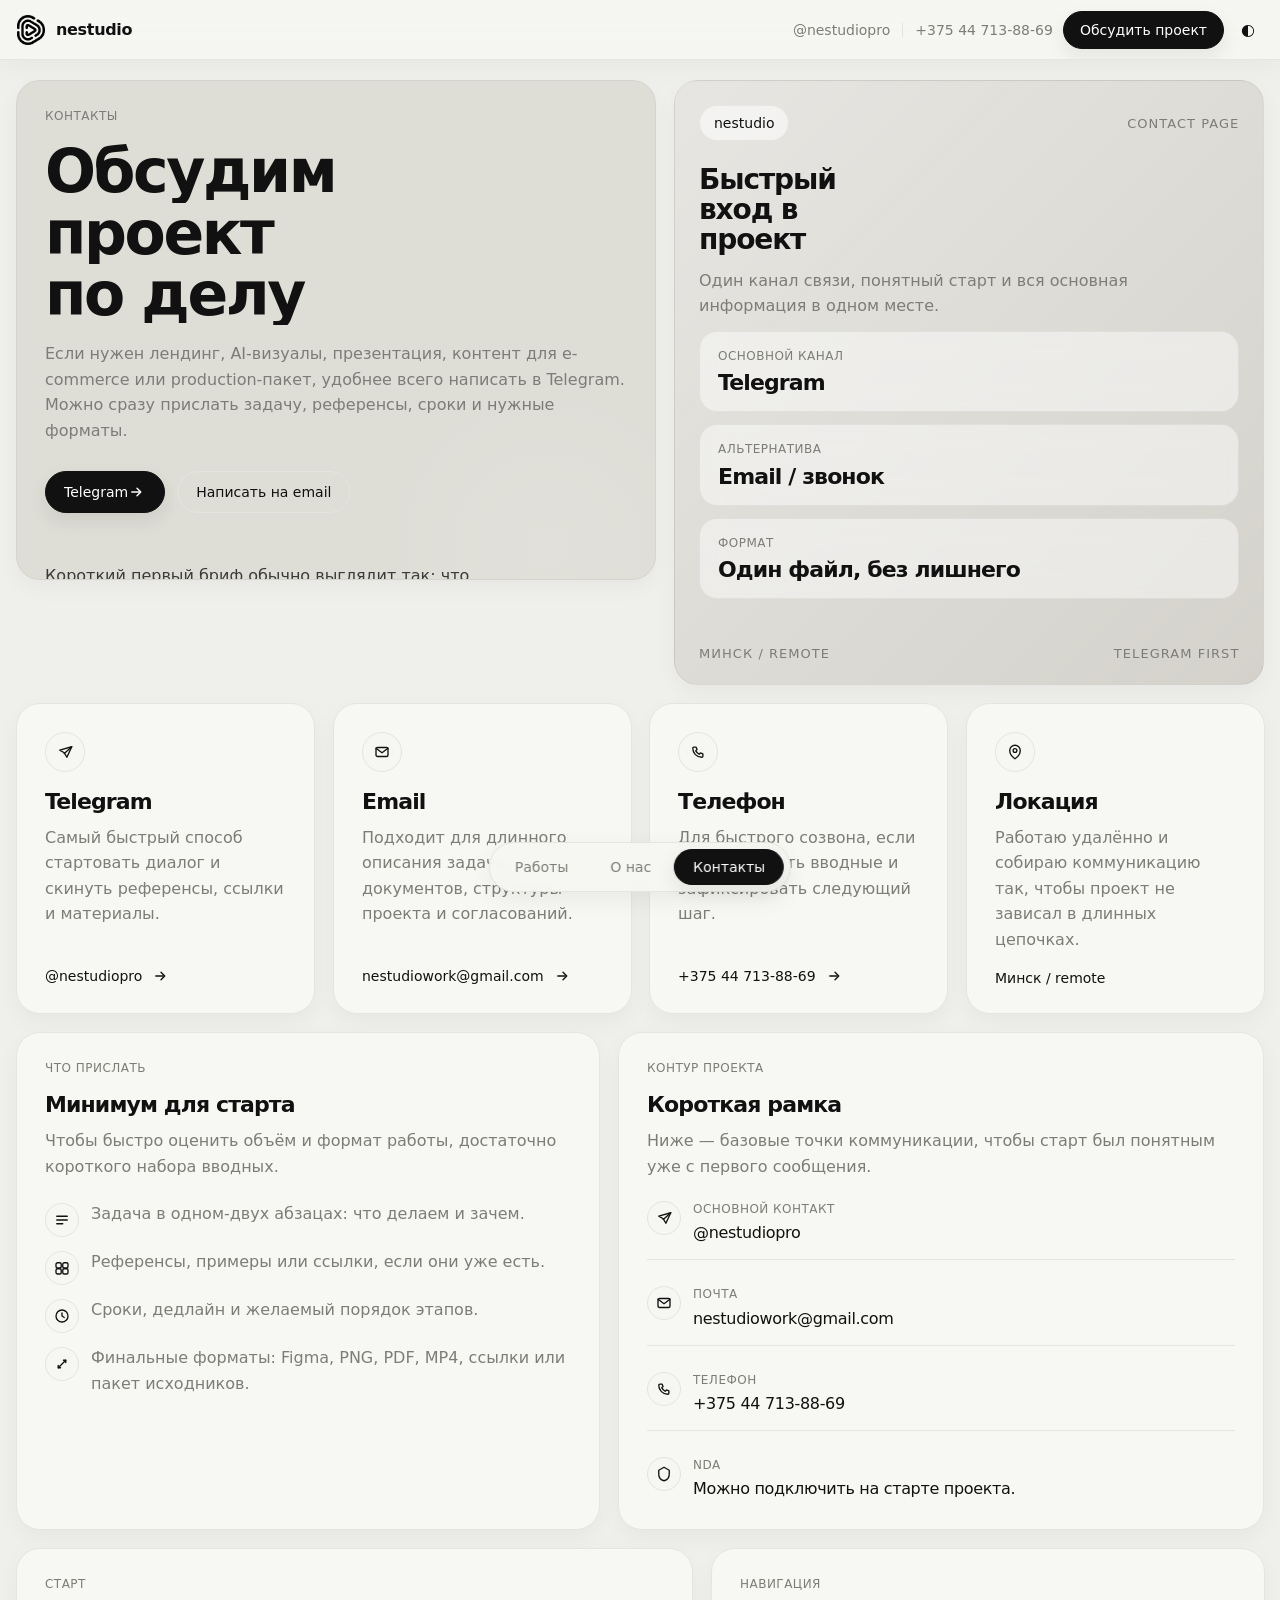
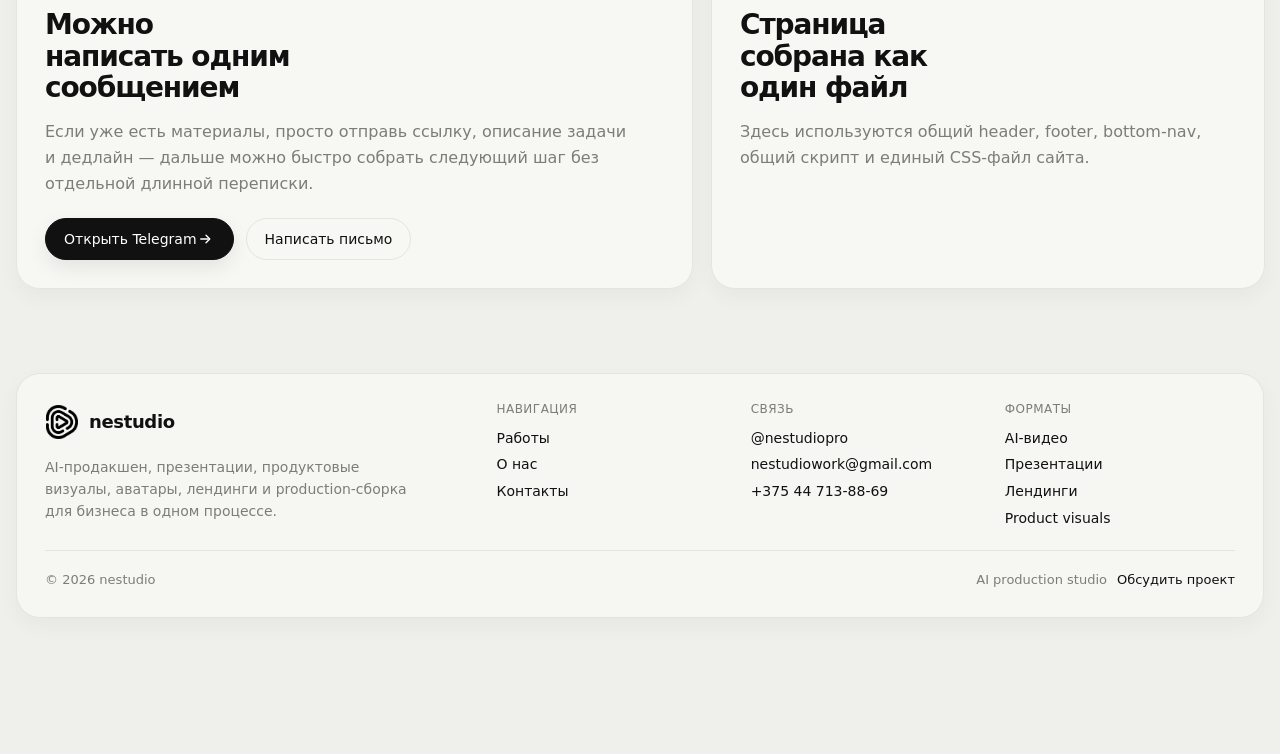
<file: projects/contact.html>
<!DOCTYPE html>
<html lang="ru">
<head>
  <meta charset="UTF-8" />
  <meta name="viewport" content="width=device-width, initial-scale=1.0, viewport-fit=cover" />
  <title>nestudio — Контакты</title>
  <meta
    name="description"
    content="Контакты nestudio — Telegram, email, телефон и быстрый старт проекта."
  />
  <link rel="stylesheet" href="../assets/css/site.css" />
</head>
<body class="is-loading" data-page="contact" data-base="../">
  <div id="site-header"></div>

  <main class="page">
    <section class="hero">
      <article class="hero-card reveal">
        <div>
          <div class="section-title">Контакты</div>
          <h1 class="hero-title" aria-label="Обсудим проект быстро и по делу">
            <span class="line-wrap"><span class="line">Обсудим</span></span>
            <span class="line-wrap"><span class="line">проект</span></span>
            <span class="line-wrap"><span class="line">по делу</span></span>
          </h1>
          <p class="hero-text">
            Если нужен лендинг, AI-визуалы, презентация, контент для e-commerce или production-пакет,
            удобнее всего написать в Telegram. Можно сразу прислать задачу, референсы, сроки и нужные
            форматы.
          </p>
          <div class="hero-actions">
            <a
              href="https://t.me/nestudiopro"
              class="action-button"
              target="_blank"
              rel="noopener noreferrer"
            >
              <span>Telegram</span>
              <span class="arrow-wrap" aria-hidden="true">
                <svg class="arrow-icon" viewBox="0 0 24 24">
                  <path d="M5 12h10"></path>
                  <path d="M12 7l5 5-5 5"></path>
                </svg>
              </span>
            </a>
            <a href="mailto:nestudiowork@gmail.com" class="ghost-button">
              Написать на email
            </a>
          </div>
        </div>
        <div class="hero-note">
          <p>
            Короткий первый бриф обычно выглядит так: что делаем, для кого, где будет использоваться,
            какие есть ограничения и к какой дате нужен результат.
          </p>
        </div>
      </article>

      <aside class="hero-panel reveal reveal--delay-2">
        <div class="hero-panel-top">
          <div class="badge">
            <span>nestudio</span>
          </div>
          <div class="hero-kicker">contact page</div>
        </div>
        <div class="hero-panel-center">
          <div class="hero-panel-title">Быстрый вход в проект</div>
          <p class="hero-panel-copy">
            Один канал связи, понятный старт и вся основная информация в одном месте.
          </p>
          <div class="hero-mini-grid">
            <div class="hero-mini">
              <div class="hero-mini-label">Основной канал</div>
              <div class="hero-mini-value">Telegram</div>
            </div>
            <div class="hero-mini">
              <div class="hero-mini-label">Альтернатива</div>
              <div class="hero-mini-value">Email / звонок</div>
            </div>
            <div class="hero-mini">
              <div class="hero-mini-label">Формат</div>
              <div class="hero-mini-value">Один файл, без лишнего</div>
            </div>
          </div>
        </div>
        <div class="hero-panel-bottom">
          <span class="hero-kicker">Минск / remote</span>
          <span class="hero-kicker">Telegram first</span>
        </div>
      </aside>
    </section>

    <section class="contact-grid">
      <article class="contact-card reveal reveal--fast">
        <div>
          <div class="contact-top">
            <div class="icon-badge">
              <svg class="icon" viewBox="0 0 24 24" aria-hidden="true">
                <path d="M21 5L11 14"></path>
                <path d="M21 5l-6.5 14-3.5-6-6-3.5L21 5z"></path>
              </svg>
            </div>
          </div>
          <h3 class="contact-title">Telegram</h3>
          <p class="contact-copy">
            Самый быстрый способ стартовать диалог и скинуть референсы, ссылки и материалы.
          </p>
        </div>
        <a
          class="contact-link"
          href="https://t.me/nestudiopro"
          target="_blank"
          rel="noopener noreferrer"
        >
          <span>@nestudiopro</span>
          <span class="arrow-wrap" aria-hidden="true">
            <svg class="arrow-icon" viewBox="0 0 24 24">
              <path d="M5 12h10"></path>
              <path d="M12 7l5 5-5 5"></path>
            </svg>
          </span>
        </a>
      </article>

      <article class="contact-card reveal reveal--delay-1">
        <div>
          <div class="contact-top">
            <div class="icon-badge">
              <svg class="icon" viewBox="0 0 24 24" aria-hidden="true">
                <path d="M4 7l8 6 8-6"></path>
                <rect x="4" y="6" width="16" height="12" rx="2"></rect>
              </svg>
            </div>
          </div>
          <h3 class="contact-title">Email</h3>
          <p class="contact-copy">
            Подходит для длинного описания задачи, документов, структуры проекта и согласований.
          </p>
        </div>
        <a class="contact-link" href="mailto:nestudiowork@gmail.com">
          <span>nestudiowork@gmail.com</span>
          <span class="arrow-wrap" aria-hidden="true">
            <svg class="arrow-icon" viewBox="0 0 24 24">
              <path d="M5 12h10"></path>
              <path d="M12 7l5 5-5 5"></path>
            </svg>
          </span>
        </a>
      </article>

      <article class="contact-card reveal reveal--delay-2">
        <div>
          <div class="contact-top">
            <div class="icon-badge">
              <svg class="icon" viewBox="0 0 24 24" aria-hidden="true">
                <path d="M6.5 5.5h3l1.2 3.2-1.7 1.7a13.6 13.6 0 0 0 4.6 4.6l1.7-1.7 3.2 1.2v3A1.5 1.5 0 0 1 17 19C10.4 19 5 13.6 5 7a1.5 1.5 0 0 1 1.5-1.5z"></path>
              </svg>
            </div>
          </div>
          <h3 class="contact-title">Телефон</h3>
          <p class="contact-copy">
            Для быстрого созвона, если нужно сверить вводные и зафиксировать следующий шаг.
          </p>
        </div>
        <a class="contact-link" href="tel:+375447138869">
          <span>+375 44 713-88-69</span>
          <span class="arrow-wrap" aria-hidden="true">
            <svg class="arrow-icon" viewBox="0 0 24 24">
              <path d="M5 12h10"></path>
              <path d="M12 7l5 5-5 5"></path>
            </svg>
          </span>
        </a>
      </article>

      <article class="contact-card reveal reveal--delay-3">
        <div>
          <div class="contact-top">
            <div class="icon-badge">
              <svg class="icon" viewBox="0 0 24 24" aria-hidden="true">
                <path d="M12 21s7-4.5 7-11a7 7 0 1 0-14 0c0 6.5 7 11 7 11z"></path>
                <circle cx="12" cy="10" r="2.5"></circle>
              </svg>
            </div>
          </div>
          <h3 class="contact-title">Локация</h3>
          <p class="contact-copy">
            Работаю удалённо и собираю коммуникацию так, чтобы проект не зависал в длинных цепочках.
          </p>
        </div>
        <div class="contact-link">
          <span>Минск / remote</span>
        </div>
      </article>
    </section>

    <section class="details-grid">
      <article class="detail-card reveal">
        <div>
          <div class="section-title">Что прислать</div>
          <h2 class="detail-title">Минимум для старта</h2>
          <p class="detail-copy">
            Чтобы быстро оценить объём и формат работы, достаточно короткого набора вводных.
          </p>
          <div class="list" style="margin-top: 22px;">
            <div class="list-item">
              <div class="mini-icon">
                <svg class="icon" viewBox="0 0 24 24" aria-hidden="true">
                  <path d="M5 7h14"></path>
                  <path d="M5 12h14"></path>
                  <path d="M5 17h8"></path>
                </svg>
              </div>
              <div>Задача в одном-двух абзацах: что делаем и зачем.</div>
            </div>
            <div class="list-item">
              <div class="mini-icon">
                <svg class="icon" viewBox="0 0 24 24" aria-hidden="true">
                  <rect x="4" y="5" width="7" height="7" rx="2"></rect>
                  <rect x="13" y="5" width="7" height="7" rx="2"></rect>
                  <rect x="4" y="13" width="7" height="7" rx="2"></rect>
                  <rect x="13" y="13" width="7" height="7" rx="2"></rect>
                </svg>
              </div>
              <div>Референсы, примеры или ссылки, если они уже есть.</div>
            </div>
            <div class="list-item">
              <div class="mini-icon">
                <svg class="icon" viewBox="0 0 24 24" aria-hidden="true">
                  <circle cx="12" cy="12" r="8"></circle>
                  <path d="M12 8v4l3 2"></path>
                </svg>
              </div>
              <div>Сроки, дедлайн и желаемый порядок этапов.</div>
            </div>
            <div class="list-item">
              <div class="mini-icon">
                <svg class="icon" viewBox="0 0 24 24" aria-hidden="true">
                  <path d="M7 17l10-10"></path>
                  <path d="M14 7h3v3"></path>
                  <path d="M7 14v3h3"></path>
                </svg>
              </div>
              <div>Финальные форматы: Figma, PNG, PDF, MP4, ссылки или пакет исходников.</div>
            </div>
          </div>
        </div>
      </article>

      <article class="detail-card reveal reveal--delay-1">
        <div>
          <div class="section-title">Контур проекта</div>
          <h2 class="detail-title">Короткая рамка</h2>
          <p class="detail-copy">
            Ниже — базовые точки коммуникации, чтобы старт был понятным уже с первого сообщения.
          </p>
          <div class="detail-list">
            <div class="detail-item">
              <div class="mini-icon">
                <svg class="icon" viewBox="0 0 24 24" aria-hidden="true">
                  <path d="M21 5L11 14"></path>
                  <path d="M21 5l-6.5 14-3.5-6-6-3.5L21 5z"></path>
                </svg>
              </div>
              <div>
                <div class="detail-label">Основной контакт</div>
                <div class="detail-value">
                  <a href="https://t.me/nestudiopro" target="_blank" rel="noopener noreferrer">@nestudiopro</a>
                </div>
              </div>
            </div>
            <div class="detail-item">
              <div class="mini-icon">
                <svg class="icon" viewBox="0 0 24 24" aria-hidden="true">
                  <path d="M4 7l8 6 8-6"></path>
                  <rect x="4" y="6" width="16" height="12" rx="2"></rect>
                </svg>
              </div>
              <div>
                <div class="detail-label">Почта</div>
                <div class="detail-value">
                  <a href="mailto:nestudiowork@gmail.com">nestudiowork@gmail.com</a>
                </div>
              </div>
            </div>
            <div class="detail-item">
              <div class="mini-icon">
                <svg class="icon" viewBox="0 0 24 24" aria-hidden="true">
                  <path d="M6.5 5.5h3l1.2 3.2-1.7 1.7a13.6 13.6 0 0 0 4.6 4.6l1.7-1.7 3.2 1.2v3A1.5 1.5 0 0 1 17 19C10.4 19 5 13.6 5 7a1.5 1.5 0 0 1 1.5-1.5z"></path>
                </svg>
              </div>
              <div>
                <div class="detail-label">Телефон</div>
                <div class="detail-value">
                  <a href="tel:+375447138869">+375 44 713-88-69</a>
                </div>
              </div>
            </div>
            <div class="detail-item">
              <div class="mini-icon">
                <svg class="icon" viewBox="0 0 24 24" aria-hidden="true">
                  <path d="M12 3l7 4v5c0 5-3 8-7 9-4-1-7-4-7-9V7l7-4z"></path>
                </svg>
              </div>
              <div>
                <div class="detail-label">NDA</div>
                <div class="detail-value">Можно подключить на старте проекта.</div>
              </div>
            </div>
          </div>
        </div>
      </article>
    </section>

    <section class="cta">
      <article class="cta-card reveal">
        <div>
          <div class="section-title">Старт</div>
          <h2 class="cta-title">Можно написать одним сообщением</h2>
          <p class="cta-text">
            Если уже есть материалы, просто отправь ссылку, описание задачи и дедлайн — дальше можно
            быстро собрать следующий шаг без отдельной длинной переписки.
          </p>
          <div class="cta-actions">
            <a
              href="https://t.me/nestudiopro"
              class="cta-button"
              target="_blank"
              rel="noopener noreferrer"
            >
              <span>Открыть Telegram</span>
              <span class="arrow-wrap" aria-hidden="true">
                <svg class="arrow-icon" viewBox="0 0 24 24">
                  <path d="M5 12h10"></path>
                  <path d="M12 7l5 5-5 5"></path>
                </svg>
              </span>
            </a>
            <a href="mailto:nestudiowork@gmail.com" class="ghost-button">
              Написать письмо
            </a>
          </div>
        </div>
      </article>

      <article class="cta-card reveal reveal--delay-1">
        <div>
          <div class="section-title">Навигация</div>
          <h2 class="cta-title">Страница собрана как один файл</h2>
          <p class="cta-text">
            Здесь используются общий header, footer, bottom-nav, общий скрипт и единый CSS-файл сайта.
          </p>
        </div>
      </article>
    </section>
  </main>

  <div id="site-footer"></div>
  <div id="site-bottom-nav"></div>

  <script src="../assets/js/site.js"></script>
</body>
</html>
</file>
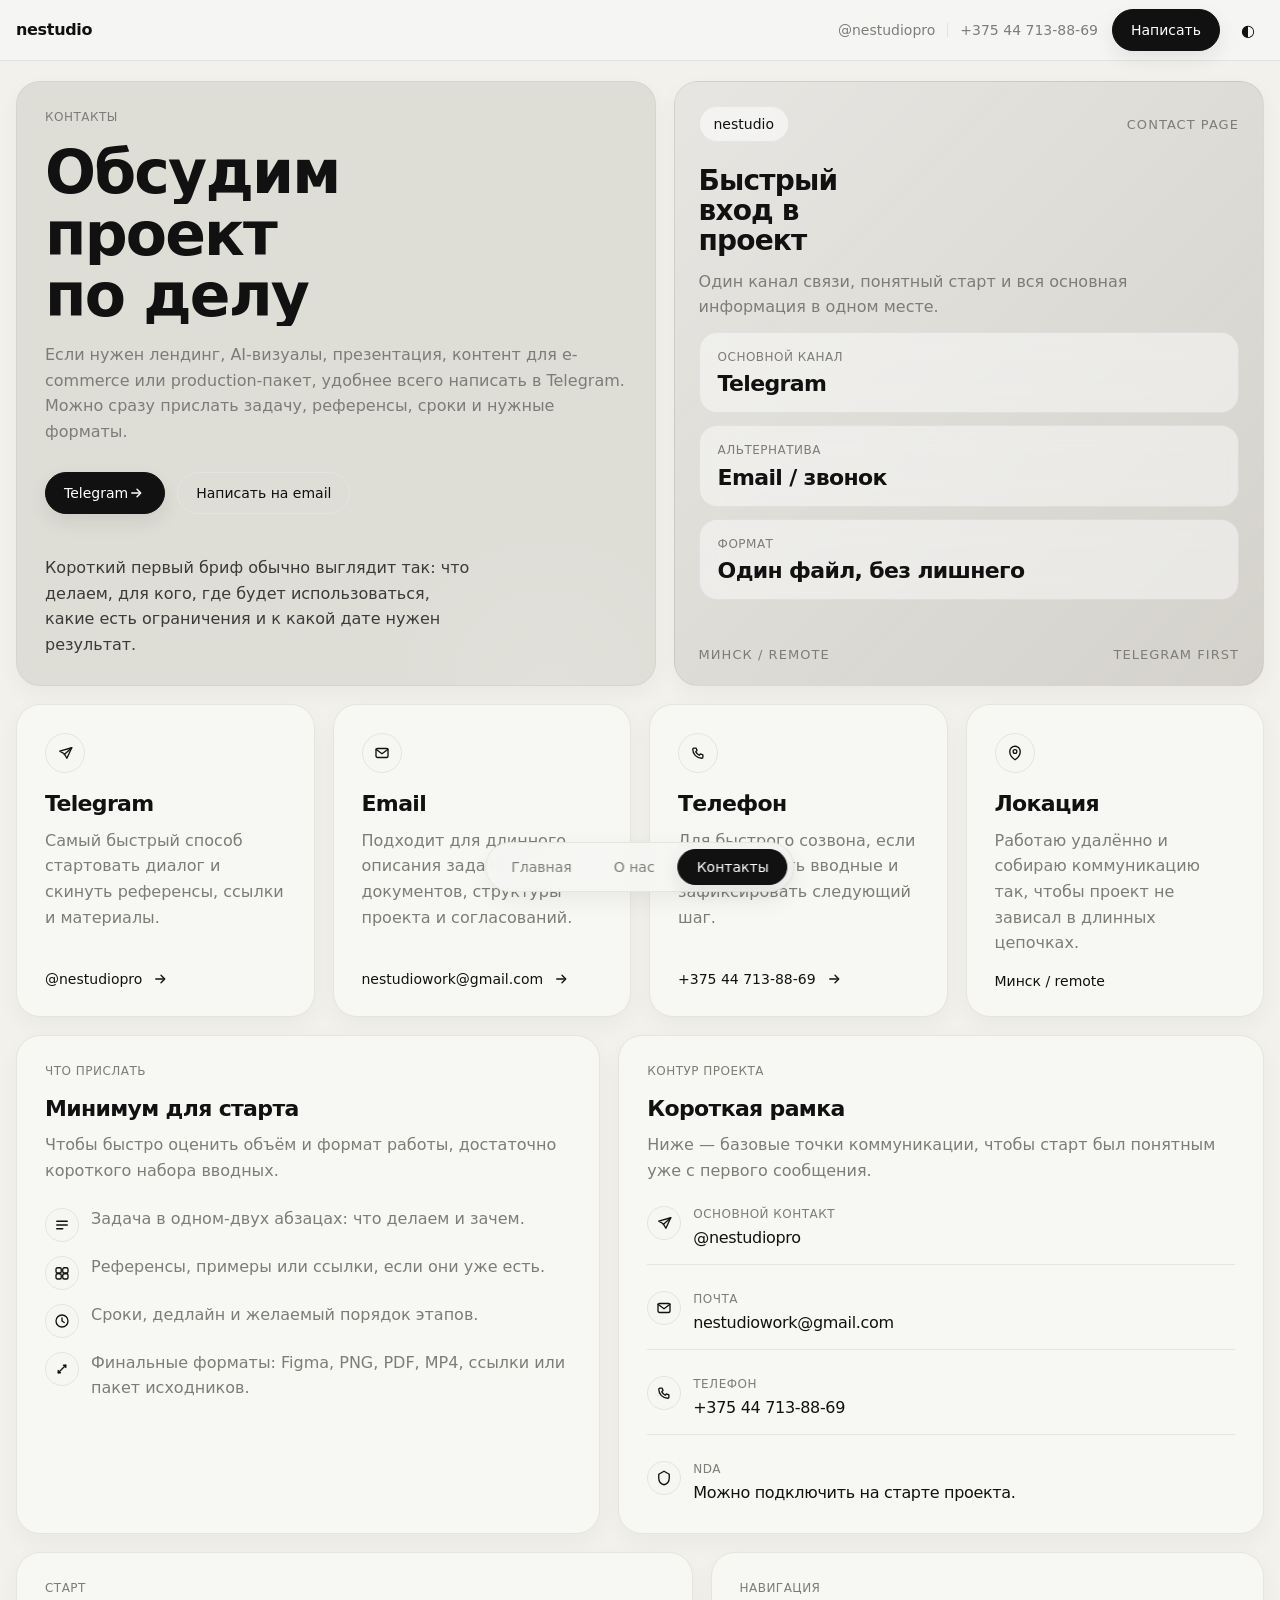
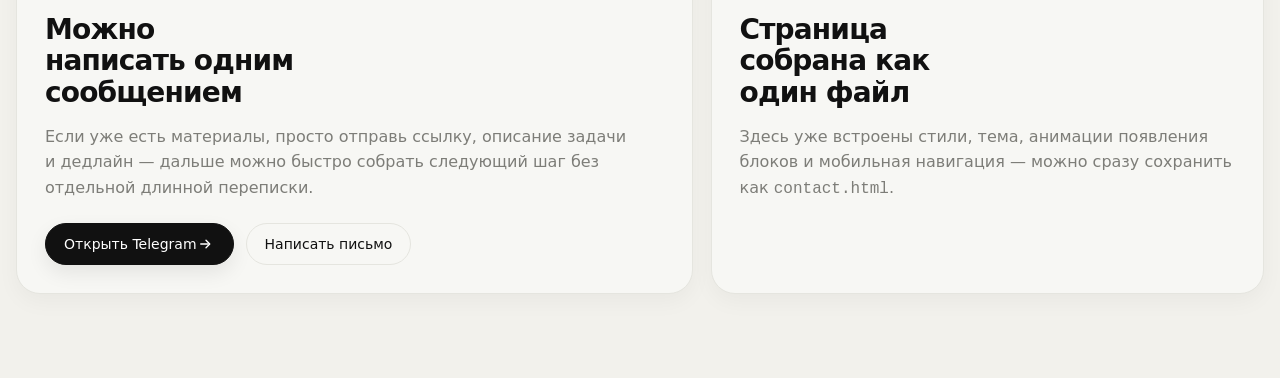
<file: projects/contacts.html>
<!DOCTYPE html>
<html lang="ru">
<head>
  <meta charset="UTF-8" />
  <meta
    name="viewport"
    content="width=device-width, initial-scale=1.0, viewport-fit=cover"
  />
  <title>nestudio — Контакты</title>
  <meta
    name="description"
    content="Контакты nestudio — Telegram, email, телефон и быстрый старт проекта."
  />
  <style>
    :root {
      --bg: #f2f1ec;
      --text: #111111;
      --muted: #7d7d78;
      --card: #dcdcd7;
      --surface: #f6f6f3;
      --surface-border: #e5e5df;
      --surface-strong: #111111;
      --surface-strong-text: #ffffff;
      --nav-bg: rgba(246, 246, 243, 0.92);
      --line: rgba(17, 17, 17, 0.08);
      --shadow: 0 8px 22px rgba(0, 0, 0, 0.04);
      --panel-soft: #f7f7f4;
      --panel-mid: #ecebe5;
      --panel-strong: #deddd6;
      --panel-photo: #d3d1ca;
      --container: 1440px;
      --radius-xl: 24px;
      --radius-lg: 18px;
      --radius-pill: 999px;
      --header-height: 60px;
      --font-sans: Inter, ui-sans-serif, system-ui, -apple-system, BlinkMacSystemFont, "Segoe UI", sans-serif;
      --fs-1: 12px;
      --fs-2: 14px;
      --fs-3: 16px;
      --fs-4: 22px;
      --fs-5: 28px;
      --fs-6: clamp(40px, 5vw, 60px);
      --fw-regular: 400;
      --fw-medium: 500;
      --fw-semibold: 600;
      --lh-title: 1.2;
      --lh-ui: 1.45;
      --lh-body: 1.6;
      --tracking-tight: -0.03em;
      --tracking-medium: -0.02em;
      --tracking-label: 0.04em;
      --reveal-y: 28px;
      --transition-base: 0.25s ease;
      --transition-slow: 0.8s cubic-bezier(0.22, 1, 0.36, 1);
    }

    body.dark {
      --bg: #0f1115;
      --text: #f2f3f5;
      --muted: #9da3ae;
      --card: #171b21;
      --surface: #171a20;
      --surface-border: #262b33;
      --surface-strong: #f2f3f5;
      --surface-strong-text: #0f1115;
      --nav-bg: rgba(20, 23, 29, 0.92);
      --line: rgba(255, 255, 255, 0.08);
      --shadow: 0 10px 28px rgba(0, 0, 0, 0.28);
      --panel-soft: #171a20;
      --panel-mid: #1d2229;
      --panel-strong: #242a32;
      --panel-photo: #2a3038;
    }

    * {
      box-sizing: border-box;
      margin: 0;
      padding: 0;
    }

    html {
      scroll-behavior: smooth;
    }

    body {
      background: var(--bg);
      color: var(--text);
      font-family: var(--font-sans);
      font-size: var(--fs-3);
      line-height: var(--lh-body);
      -webkit-font-smoothing: antialiased;
      text-rendering: optimizeLegibility;
      overflow-x: hidden;
      transition: background-color var(--transition-base), color var(--transition-base);
    }

    body.is-loading .page {
      opacity: 0;
      transform: translateY(18px);
    }

    a {
      color: inherit;
      text-decoration: none;
    }

    img {
      display: block;
      width: 100%;
      height: 100%;
      object-fit: cover;
    }

    .site-header {
      position: sticky;
      top: 0;
      z-index: 5000;
      background: var(--nav-bg);
      backdrop-filter: blur(14px);
      -webkit-backdrop-filter: blur(14px);
      border-bottom: 1px solid var(--line);
    }

    .topbar {
      width: min(var(--container), calc(100% - 32px));
      margin: 0 auto;
      min-height: var(--header-height);
      display: flex;
      align-items: center;
      justify-content: space-between;
      gap: 16px;
    }

    .brand {
      font-size: var(--fs-3);
      line-height: 1;
      font-weight: var(--fw-semibold);
      letter-spacing: var(--tracking-medium);
      white-space: nowrap;
      flex: 0 0 auto;
    }

    .header-actions {
      display: flex;
      align-items: center;
      gap: 12px;
      margin-left: auto;
      min-width: 0;
    }

    .header-contact {
      display: flex;
      align-items: center;
      gap: 12px;
      min-width: 0;
      padding: 0 2px;
    }

    .header-contact a,
    .header-contact span {
      font-size: var(--fs-2);
      line-height: 1;
      color: var(--muted);
      white-space: nowrap;
      transition: color 0.2s ease, opacity 0.2s ease;
    }

    .header-contact a:hover {
      color: var(--text);
    }

    .header-divider {
      width: 1px;
      height: 14px;
      background: var(--line);
      flex: 0 0 auto;
    }

    .header-cta,
    .cta-button,
    .action-button,
    .ghost-button {
      display: inline-flex;
      align-items: center;
      justify-content: center;
      min-height: 42px;
      padding: 0 18px;
      border-radius: var(--radius-pill);
      font-size: var(--fs-2);
      line-height: 1;
      font-weight: var(--fw-medium);
      white-space: nowrap;
      transition: transform var(--transition-base), opacity var(--transition-base), box-shadow var(--transition-base), background-color var(--transition-base), color var(--transition-base), border-color var(--transition-base);
    }

    .header-cta,
    .cta-button,
    .action-button {
      background: var(--surface-strong);
      color: var(--surface-strong-text);
      border: 1px solid var(--surface-strong);
      box-shadow: 0 8px 20px rgba(0, 0, 0, 0.08);
    }

    .ghost-button {
      background: transparent;
      color: var(--text);
      border: 1px solid var(--surface-border);
    }

    .header-cta:hover,
    .cta-button:hover,
    .action-button:hover,
    .ghost-button:hover {
      transform: translateY(-1px);
      opacity: 0.94;
    }

    .theme-toggle {
      width: 32px;
      height: 32px;
      display: grid;
      place-items: center;
      border: none;
      border-radius: 50%;
      background: transparent;
      color: var(--text);
      cursor: pointer;
      font-size: var(--fs-3);
      transition: transform 0.2s ease, opacity 0.2s ease;
      flex: 0 0 auto;
    }

    .theme-toggle:hover {
      transform: rotate(8deg);
      opacity: 0.8;
    }

    .page {
      width: min(var(--container), calc(100% - 32px));
      margin: 0 auto;
      padding: 20px 0 84px;
      opacity: 1;
      transform: none;
      transition: opacity 0.7s ease, transform 0.7s ease;
      position: relative;
      z-index: 1;
    }

    .hero,
    .contact-grid,
    .details-grid,
    .cta {
      display: grid;
      gap: 18px;
      align-items: stretch;
      margin-bottom: 18px;
    }

    .hero {
      grid-template-columns: 1.04fr 0.96fr;
    }

    .contact-grid {
      grid-template-columns: repeat(4, minmax(0, 1fr));
    }

    .details-grid {
      grid-template-columns: 0.95fr 1.05fr;
    }

    .cta {
      grid-template-columns: 1.1fr 0.9fr;
    }

    main.page section:last-of-type {
      margin-bottom: 0;
    }

    .hero-card,
    .hero-panel,
    .contact-card,
    .detail-card,
    .cta-card {
      border-radius: var(--radius-xl);
      box-shadow: var(--shadow);
      position: relative;
      transition: transform 0.45s cubic-bezier(0.22, 1, 0.36, 1), background-color var(--transition-base), box-shadow var(--transition-base), border-color var(--transition-base);
    }

    .hero-card:hover,
    .hero-panel:hover,
    .contact-card:hover,
    .detail-card:hover,
    .cta-card:hover {
      transform: translateY(-3px);
    }

    .hero-card,
    .contact-card,
    .detail-card,
    .cta-card {
      padding: 28px;
      background: var(--panel-soft);
      border: 1px solid var(--surface-border);
    }

    .hero-card {
      background: var(--panel-strong);
      min-height: 500px;
      display: flex;
      flex-direction: column;
      justify-content: space-between;
      overflow: hidden;
      isolation: isolate;
      border: 1px solid rgba(17, 17, 17, 0.04);
    }

    body.dark .hero-card {
      border-color: rgba(255, 255, 255, 0.05);
    }

    .hero-card::after {
      content: "";
      position: absolute;
      inset: auto -10% -28% auto;
      width: 340px;
      height: 340px;
      background: radial-gradient(circle, rgba(255, 255, 255, 0.18) 0, rgba(255, 255, 255, 0) 70%);
      opacity: 0.55;
      pointer-events: none;
    }

    body.dark .hero-card::after {
      background: radial-gradient(circle, rgba(79, 142, 255, 0.16) 0, rgba(79, 142, 255, 0) 70%);
      opacity: 0.9;
    }

    .hero-panel {
      min-height: 500px;
      background:
        linear-gradient(135deg, rgba(255,255,255,0.45), rgba(255,255,255,0.02)),
        var(--panel-photo);
      border: 1px solid rgba(17, 17, 17, 0.05);
      overflow: hidden;
      display: grid;
      grid-template-rows: auto 1fr auto;
    }

    body.dark .hero-panel {
      border-color: rgba(255, 255, 255, 0.06);
    }

    .hero-panel-top,
    .hero-panel-bottom {
      padding: 24px;
      display: flex;
      justify-content: space-between;
      align-items: center;
      gap: 12px;
    }

    .hero-panel-center {
      padding: 0 24px 24px;
      display: grid;
      gap: 12px;
      align-content: end;
    }

    .section-title {
      font-size: var(--fs-1);
      line-height: 1.2;
      font-weight: var(--fw-medium);
      letter-spacing: var(--tracking-label);
      color: var(--muted);
      margin-bottom: 18px;
      text-transform: uppercase;
    }

    .hero-title {
      font-size: var(--fs-6);
      line-height: 1.02;
      font-weight: var(--fw-semibold);
      letter-spacing: var(--tracking-tight);
      max-width: 12ch;
      text-wrap: balance;
      margin: 10px 0 16px;
    }

    .hero-title .line-wrap {
      display: block;
      overflow: hidden;
    }

    .hero-title .line {
      display: block;
      transform: translateY(115%);
      opacity: 0;
      transition: transform 0.9s cubic-bezier(0.22, 1, 0.36, 1), opacity 0.9s ease;
    }

    body.is-ready .hero-title .line {
      transform: translateY(0);
      opacity: 1;
    }

    body.is-ready .hero-title .line:nth-child(2) {
      transition-delay: 0.08s;
    }

    body.is-ready .hero-title .line:nth-child(3) {
      transition-delay: 0.16s;
    }

    .hero-text,
    .section-title {
      opacity: 0;
      transform: translateY(18px);
      transition: opacity 0.8s ease, transform 0.8s cubic-bezier(0.22, 1, 0.36, 1);
    }

    body.is-ready .hero-text,
    body.is-ready .section-title {
      opacity: 1;
      transform: translateY(0);
    }

    body.is-ready .hero-text {
      transition-delay: 0.22s;
    }

    body.is-ready .section-title {
      transition-delay: 0.05s;
    }

    .hero-text {
      max-width: 60ch;
      font-size: var(--fs-3);
      line-height: var(--lh-body);
      color: var(--muted);
    }

    .hero-actions {
      display: flex;
      flex-wrap: wrap;
      gap: 12px;
      margin-top: 28px;
    }

    .hero-note {
      display: grid;
      gap: 10px;
      margin-top: 28px;
      color: rgba(17, 17, 17, 0.8);
      max-width: 42ch;
    }

    body.dark .hero-note {
      color: rgba(242, 243, 245, 0.82);
    }

    .badge {
      display: inline-flex;
      align-items: center;
      gap: 8px;
      width: fit-content;
      padding: 10px 14px;
      border-radius: var(--radius-pill);
      background: rgba(255, 255, 255, 0.55);
      border: 1px solid rgba(17, 17, 17, 0.06);
      color: var(--text);
      font-size: var(--fs-2);
      line-height: 1;
      font-weight: var(--fw-medium);
      backdrop-filter: blur(10px);
      -webkit-backdrop-filter: blur(10px);
    }

    body.dark .badge {
      background: rgba(15, 17, 21, 0.32);
      border-color: rgba(255, 255, 255, 0.06);
    }

    .hero-kicker {
      font-size: 13px;
      line-height: 1;
      letter-spacing: 0.08em;
      text-transform: uppercase;
      color: var(--muted);
    }

    .hero-panel-title {
      font-size: var(--fs-5);
      line-height: 1.08;
      letter-spacing: var(--tracking-tight);
      font-weight: var(--fw-semibold);
      max-width: 10ch;
    }

    .hero-panel-copy,
    .detail-copy,
    .cta-text,
    .list,
    .contact-copy {
      color: var(--muted);
      font-size: var(--fs-3);
      line-height: var(--lh-body);
    }

    .hero-mini-grid {
      display: grid;
      gap: 12px;
    }

    .hero-mini {
      padding: 16px 18px;
      border-radius: 18px;
      background: rgba(255, 255, 255, 0.46);
      border: 1px solid rgba(17, 17, 17, 0.06);
      backdrop-filter: blur(12px);
      -webkit-backdrop-filter: blur(12px);
    }

    body.dark .hero-mini {
      background: rgba(15, 17, 21, 0.28);
      border-color: rgba(255, 255, 255, 0.06);
    }

    .hero-mini-label {
      font-size: var(--fs-1);
      line-height: 1.35;
      color: var(--muted);
      margin-bottom: 6px;
      text-transform: uppercase;
      letter-spacing: var(--tracking-label);
    }

    .hero-mini-value {
      font-size: var(--fs-4);
      line-height: 1.15;
      letter-spacing: var(--tracking-tight);
      font-weight: var(--fw-semibold);
    }

    .contact-card,
    .detail-card,
    .cta-card {
      display: flex;
      flex-direction: column;
      justify-content: space-between;
      min-height: 220px;
    }

    .contact-top,
    .detail-top,
    .cta-top {
      display: flex;
      align-items: flex-start;
      justify-content: space-between;
      gap: 14px;
      margin-bottom: 18px;
    }

    .icon,
    .arrow-icon {
      width: 18px;
      height: 18px;
      stroke: currentColor;
      fill: none;
      stroke-width: 1.8;
      stroke-linecap: round;
      stroke-linejoin: round;
      flex: 0 0 auto;
    }

    .icon-badge,
    .mini-icon {
      width: 40px;
      height: 40px;
      display: grid;
      place-items: center;
      border-radius: 50%;
      background: var(--surface);
      border: 1px solid var(--surface-border);
      color: var(--text);
      flex: 0 0 auto;
    }

    .mini-icon {
      width: 34px;
      height: 34px;
    }

    .contact-title,
    .detail-title,
    .cta-title {
      font-size: var(--fs-4);
      line-height: var(--lh-title);
      font-weight: var(--fw-semibold);
      letter-spacing: var(--tracking-tight);
      margin-bottom: 10px;
    }

    .contact-link {
      display: inline-flex;
      align-items: center;
      gap: 10px;
      margin-top: 18px;
      font-size: var(--fs-2);
      line-height: 1;
      font-weight: var(--fw-medium);
    }

    .contact-link:hover .arrow-wrap,
    .cta-button:hover .arrow-wrap,
    .action-button:hover .arrow-wrap {
      transform: translateX(2px);
    }

    .arrow-wrap {
      display: inline-flex;
      transition: transform 0.2s ease;
    }

    .detail-list {
      display: grid;
      gap: 12px;
      margin-top: 8px;
    }

    .detail-item {
      display: grid;
      grid-template-columns: 34px 1fr;
      gap: 12px;
      align-items: start;
      padding: 14px 0;
      border-bottom: 1px solid var(--surface-border);
    }

    .detail-item:last-child {
      border-bottom: none;
      padding-bottom: 0;
    }

    .detail-label {
      font-size: var(--fs-1);
      line-height: 1.35;
      color: var(--muted);
      text-transform: uppercase;
      letter-spacing: var(--tracking-label);
      margin-bottom: 4px;
    }

    .detail-value {
      font-size: var(--fs-3);
      line-height: 1.5;
      letter-spacing: var(--tracking-medium);
    }

    .list {
      display: grid;
      gap: 12px;
    }

    .list-item {
      display: flex;
      gap: 12px;
      align-items: flex-start;
    }

    .list-item .mini-icon {
      margin-top: 2px;
    }

    .cta-title {
      font-size: var(--fs-5);
      line-height: 1.12;
      max-width: 13ch;
      margin-bottom: 16px;
    }

    .cta-text {
      max-width: 58ch;
      margin-bottom: 22px;
    }

    .cta-actions {
      display: flex;
      flex-wrap: wrap;
      gap: 12px;
    }

    .bottom-nav {
      position: fixed;
      left: 50%;
      bottom: calc(8px + env(safe-area-inset-bottom, 0px));
      transform: translateX(-50%);
      display: flex;
      align-items: center;
      gap: 4px;
      padding: 6px;
      background: var(--nav-bg);
      border: 1px solid var(--surface-border);
      border-radius: var(--radius-pill);
      backdrop-filter: blur(14px);
      -webkit-backdrop-filter: blur(14px);
      box-shadow: 0 8px 24px rgba(0, 0, 0, 0.06);
      z-index: 99999;
      width: calc(100% - 28px);
      max-width: 420px;
    }

    .bottom-nav a {
      flex: 1 1 0;
      text-align: center;
      padding: 10px 8px;
      border-radius: var(--radius-pill);
      font-size: 13px;
      line-height: 1;
      color: var(--muted);
      white-space: nowrap;
      border: 1px solid transparent;
      transition: var(--transition-base);
    }

    .bottom-nav a:hover {
      color: var(--text);
    }

    .bottom-nav a.active {
      background: var(--surface-strong);
      color: var(--surface-strong-text);
      border-color: var(--surface-strong);
      box-shadow: 0 8px 20px rgba(0, 0, 0, 0.08);
    }

    .reveal {
      opacity: 0;
      transform: translateY(var(--reveal-y));
      transition: opacity var(--transition-slow), transform var(--transition-slow);
    }

    .reveal.is-visible {
      opacity: 1;
      transform: translateY(0);
    }

    .reveal--fast {
      transition-duration: 0.55s;
    }

    .reveal--delay-1 {
      transition-delay: 0.08s;
    }

    .reveal--delay-2 {
      transition-delay: 0.16s;
    }

    .reveal--delay-3 {
      transition-delay: 0.24s;
    }

    @media (prefers-reduced-motion: reduce) {
      *,
      *::before,
      *::after {
        animation: none !important;
        transition: none !important;
        scroll-behavior: auto !important;
      }

      .reveal,
      .reveal.is-visible,
      .hero-title .line,
      .hero-text,
      .section-title,
      .page {
        opacity: 1 !important;
        transform: none !important;
      }
    }

    @media (min-width: 769px) {
      .bottom-nav {
        width: auto;
        max-width: none;
        padding: 6px;
      }

      .bottom-nav a {
        flex: 0 0 auto;
        padding: 10px 18px;
        font-size: 14px;
      }
    }

    @media (max-width: 1180px) {
      .topbar {
        flex-wrap: wrap;
        align-items: flex-start;
        padding: 10px 0;
      }

      .header-actions {
        width: 100%;
        justify-content: flex-end;
        flex-wrap: wrap;
        row-gap: 10px;
      }

      .hero,
      .details-grid,
      .cta {
        grid-template-columns: 1fr;
      }

      .contact-grid {
        grid-template-columns: repeat(2, minmax(0, 1fr));
      }

      .hero-panel,
      .hero-card {
        min-height: auto;
      }
    }

    @media (max-width: 640px) {
      :root {
        --header-height: 46px;
        --fs-4: 20px;
        --fs-5: 24px;
        --fs-6: 34px;
      }

      .topbar,
      .page {
        width: calc(100% - 20px);
      }

      .topbar {
        padding: 8px 0;
        gap: 10px;
        flex-wrap: nowrap;
        align-items: center;
        justify-content: space-between;
      }

      .page {
        padding-top: 12px;
        padding-bottom: 72px;
      }

      .brand {
        font-size: 15px;
        flex: 0 0 auto;
      }

      .header-actions {
        width: auto;
        margin-left: auto;
        justify-content: flex-end;
        gap: 8px;
        flex-wrap: nowrap;
        flex: 0 0 auto;
      }

      .header-contact {
        display: none;
      }

      .header-cta {
        min-height: 32px;
        padding: 0 12px;
        font-size: 12px;
      }

      .theme-toggle {
        width: 28px;
        height: 28px;
        font-size: 14px;
      }

      .hero,
      .contact-grid,
      .details-grid,
      .cta {
        gap: 12px;
        margin-bottom: 12px;
      }

      .hero-card,
      .contact-card,
      .detail-card,
      .cta-card {
        padding: 18px;
        border-radius: var(--radius-lg);
      }

      .hero-panel {
        border-radius: var(--radius-lg);
      }

      .hero-panel-top,
      .hero-panel-center,
      .hero-panel-bottom {
        padding: 18px;
      }

      .section-title {
        margin-bottom: 12px;
      }

      .hero-title {
        margin: 6px 0 12px;
        max-width: 11ch;
      }

      .hero-text,
      .hero-panel-copy,
      .detail-copy,
      .cta-text,
      .list,
      .contact-copy {
        font-size: 15px;
        line-height: 1.55;
      }

      .hero-actions,
      .cta-actions {
        flex-direction: column;
        align-items: stretch;
      }

      .action-button,
      .ghost-button,
      .cta-button {
        width: 100%;
      }

      .contact-grid {
        grid-template-columns: 1fr;
      }

      .bottom-nav {
        width: calc(100% - 20px);
        bottom: calc(6px + env(safe-area-inset-bottom, 0px));
        padding: 5px;
      }

      .bottom-nav a {
        padding: 10px 6px;
        font-size: 13px;
      }
    }
  </style>
</head>
<body class="is-loading">
  <header class="site-header">
    <div class="topbar">
      <div class="brand">nestudio</div>

      <div class="header-actions">
        <div class="header-contact">
          <a href="https://t.me/nestudiopro" target="_blank" rel="noopener noreferrer">@nestudiopro</a>
          <span class="header-divider"></span>
          <a href="tel:+375447138869">+375 44 713-88-69</a>
        </div>

        <a href="https://t.me/nestudiopro" class="header-cta" target="_blank" rel="noopener noreferrer">
          Написать
        </a>

        <button class="theme-toggle" id="themeToggle" aria-label="Переключить тему">
          <span id="themeIcon">◐</span>
        </button>
      </div>
    </div>
  </header>

  <main class="page">
    <section class="hero">
      <article class="hero-card reveal">
        <div>
          <div class="section-title">Контакты</div>

          <h1 class="hero-title" aria-label="Обсудим проект быстро и по делу">
            <span class="line-wrap"><span class="line">Обсудим</span></span>
            <span class="line-wrap"><span class="line">проект</span></span>
            <span class="line-wrap"><span class="line">по делу</span></span>
          </h1>

          <p class="hero-text">
            Если нужен лендинг, AI-визуалы, презентация, контент для e-commerce или production-пакет,
            удобнее всего написать в Telegram. Можно сразу прислать задачу, референсы, сроки и нужные
            форматы.
          </p>

          <div class="hero-actions">
            <a
              href="https://t.me/nestudiopro"
              class="action-button"
              target="_blank"
              rel="noopener noreferrer"
            >
              <span>Telegram</span>
              <span class="arrow-wrap" aria-hidden="true">
                <svg class="arrow-icon" viewBox="0 0 24 24">
                  <path d="M5 12h10"></path>
                  <path d="M12 7l5 5-5 5"></path>
                </svg>
              </span>
            </a>

            <a href="mailto:nestudiowork@gmail.com" class="ghost-button">
              Написать на email
            </a>
          </div>
        </div>

        <div class="hero-note">
          <p>
            Короткий первый бриф обычно выглядит так: что делаем, для кого, где будет использоваться,
            какие есть ограничения и к какой дате нужен результат.
          </p>
        </div>
      </article>

      <aside class="hero-panel reveal reveal--delay-2">
        <div class="hero-panel-top">
          <div class="badge">
            <span>nestudio</span>
          </div>
          <div class="hero-kicker">contact page</div>
        </div>

        <div class="hero-panel-center">
          <div class="hero-panel-title">Быстрый вход в проект</div>
          <p class="hero-panel-copy">
            Один канал связи, понятный старт и вся основная информация в одном месте.
          </p>

          <div class="hero-mini-grid">
            <div class="hero-mini">
              <div class="hero-mini-label">Основной канал</div>
              <div class="hero-mini-value">Telegram</div>
            </div>

            <div class="hero-mini">
              <div class="hero-mini-label">Альтернатива</div>
              <div class="hero-mini-value">Email / звонок</div>
            </div>

            <div class="hero-mini">
              <div class="hero-mini-label">Формат</div>
              <div class="hero-mini-value">Один файл, без лишнего</div>
            </div>
          </div>
        </div>

        <div class="hero-panel-bottom">
          <span class="hero-kicker">Минск / remote</span>
          <span class="hero-kicker">Telegram first</span>
        </div>
      </aside>
    </section>

    <section class="contact-grid">
      <article class="contact-card reveal reveal--fast">
        <div>
          <div class="contact-top">
            <div class="icon-badge">
              <svg class="icon" viewBox="0 0 24 24" aria-hidden="true">
                <path d="M21 5L11 14"></path>
                <path d="M21 5l-6.5 14-3.5-6-6-3.5L21 5z"></path>
              </svg>
            </div>
          </div>

          <h3 class="contact-title">Telegram</h3>
          <p class="contact-copy">
            Самый быстрый способ стартовать диалог и скинуть референсы, ссылки и материалы.
          </p>
        </div>

        <a
          class="contact-link"
          href="https://t.me/nestudiopro"
          target="_blank"
          rel="noopener noreferrer"
        >
          <span>@nestudiopro</span>
          <span class="arrow-wrap" aria-hidden="true">
            <svg class="arrow-icon" viewBox="0 0 24 24">
              <path d="M5 12h10"></path>
              <path d="M12 7l5 5-5 5"></path>
            </svg>
          </span>
        </a>
      </article>

      <article class="contact-card reveal reveal--delay-1">
        <div>
          <div class="contact-top">
            <div class="icon-badge">
              <svg class="icon" viewBox="0 0 24 24" aria-hidden="true">
                <path d="M4 7l8 6 8-6"></path>
                <rect x="4" y="6" width="16" height="12" rx="2"></rect>
              </svg>
            </div>
          </div>

          <h3 class="contact-title">Email</h3>
          <p class="contact-copy">
            Подходит для длинного описания задачи, документов, структуры проекта и согласований.
          </p>
        </div>

        <a class="contact-link" href="mailto:nestudiowork@gmail.com">
          <span>nestudiowork@gmail.com</span>
          <span class="arrow-wrap" aria-hidden="true">
            <svg class="arrow-icon" viewBox="0 0 24 24">
              <path d="M5 12h10"></path>
              <path d="M12 7l5 5-5 5"></path>
            </svg>
          </span>
        </a>
      </article>

      <article class="contact-card reveal reveal--delay-2">
        <div>
          <div class="contact-top">
            <div class="icon-badge">
              <svg class="icon" viewBox="0 0 24 24" aria-hidden="true">
                <path d="M6.5 5.5h3l1.2 3.2-1.7 1.7a13.6 13.6 0 0 0 4.6 4.6l1.7-1.7 3.2 1.2v3A1.5 1.5 0 0 1 17 19C10.4 19 5 13.6 5 7a1.5 1.5 0 0 1 1.5-1.5z"></path>
              </svg>
            </div>
          </div>

          <h3 class="contact-title">Телефон</h3>
          <p class="contact-copy">
            Для быстрого созвона, если нужно сверить вводные и зафиксировать следующий шаг.
          </p>
        </div>

        <a class="contact-link" href="tel:+375447138869">
          <span>+375 44 713-88-69</span>
          <span class="arrow-wrap" aria-hidden="true">
            <svg class="arrow-icon" viewBox="0 0 24 24">
              <path d="M5 12h10"></path>
              <path d="M12 7l5 5-5 5"></path>
            </svg>
          </span>
        </a>
      </article>

      <article class="contact-card reveal reveal--delay-3">
        <div>
          <div class="contact-top">
            <div class="icon-badge">
              <svg class="icon" viewBox="0 0 24 24" aria-hidden="true">
                <path d="M12 21s7-4.5 7-11a7 7 0 1 0-14 0c0 6.5 7 11 7 11z"></path>
                <circle cx="12" cy="10" r="2.5"></circle>
              </svg>
            </div>
          </div>

          <h3 class="contact-title">Локация</h3>
          <p class="contact-copy">
            Работаю удалённо и собираю коммуникацию так, чтобы проект не зависал в длинных цепочках.
          </p>
        </div>

        <div class="contact-link">
          <span>Минск / remote</span>
        </div>
      </article>
    </section>

    <section class="details-grid">
      <article class="detail-card reveal">
        <div>
          <div class="section-title">Что прислать</div>
          <h2 class="detail-title">Минимум для старта</h2>
          <p class="detail-copy">
            Чтобы быстро оценить объём и формат работы, достаточно короткого набора вводных.
          </p>

          <div class="list" style="margin-top: 22px;">
            <div class="list-item">
              <div class="mini-icon">
                <svg class="icon" viewBox="0 0 24 24" aria-hidden="true">
                  <path d="M5 7h14"></path>
                  <path d="M5 12h14"></path>
                  <path d="M5 17h8"></path>
                </svg>
              </div>
              <div>Задача в одном-двух абзацах: что делаем и зачем.</div>
            </div>

            <div class="list-item">
              <div class="mini-icon">
                <svg class="icon" viewBox="0 0 24 24" aria-hidden="true">
                  <rect x="4" y="5" width="7" height="7" rx="2"></rect>
                  <rect x="13" y="5" width="7" height="7" rx="2"></rect>
                  <rect x="4" y="13" width="7" height="7" rx="2"></rect>
                  <rect x="13" y="13" width="7" height="7" rx="2"></rect>
                </svg>
              </div>
              <div>Референсы, примеры или ссылки, если они уже есть.</div>
            </div>

            <div class="list-item">
              <div class="mini-icon">
                <svg class="icon" viewBox="0 0 24 24" aria-hidden="true">
                  <circle cx="12" cy="12" r="8"></circle>
                  <path d="M12 8v4l3 2"></path>
                </svg>
              </div>
              <div>Сроки, дедлайн и желаемый порядок этапов.</div>
            </div>

            <div class="list-item">
              <div class="mini-icon">
                <svg class="icon" viewBox="0 0 24 24" aria-hidden="true">
                  <path d="M7 17l10-10"></path>
                  <path d="M14 7h3v3"></path>
                  <path d="M7 14v3h3"></path>
                </svg>
              </div>
              <div>Финальные форматы: Figma, PNG, PDF, MP4, ссылки или пакет исходников.</div>
            </div>
          </div>
        </div>
      </article>

      <article class="detail-card reveal reveal--delay-1">
        <div>
          <div class="section-title">Контур проекта</div>
          <h2 class="detail-title">Короткая рамка</h2>
          <p class="detail-copy">
            Ниже — базовые точки коммуникации, чтобы старт был понятным уже с первого сообщения.
          </p>

          <div class="detail-list">
            <div class="detail-item">
              <div class="mini-icon">
                <svg class="icon" viewBox="0 0 24 24" aria-hidden="true">
                  <path d="M21 5L11 14"></path>
                  <path d="M21 5l-6.5 14-3.5-6-6-3.5L21 5z"></path>
                </svg>
              </div>
              <div>
                <div class="detail-label">Основной контакт</div>
                <div class="detail-value">
                  <a href="https://t.me/nestudiopro" target="_blank" rel="noopener noreferrer">@nestudiopro</a>
                </div>
              </div>
            </div>

            <div class="detail-item">
              <div class="mini-icon">
                <svg class="icon" viewBox="0 0 24 24" aria-hidden="true">
                  <path d="M4 7l8 6 8-6"></path>
                  <rect x="4" y="6" width="16" height="12" rx="2"></rect>
                </svg>
              </div>
              <div>
                <div class="detail-label">Почта</div>
                <div class="detail-value">
                  <a href="mailto:nestudiowork@gmail.com">nestudiowork@gmail.com</a>
                </div>
              </div>
            </div>

            <div class="detail-item">
              <div class="mini-icon">
                <svg class="icon" viewBox="0 0 24 24" aria-hidden="true">
                  <path d="M6.5 5.5h3l1.2 3.2-1.7 1.7a13.6 13.6 0 0 0 4.6 4.6l1.7-1.7 3.2 1.2v3A1.5 1.5 0 0 1 17 19C10.4 19 5 13.6 5 7a1.5 1.5 0 0 1 1.5-1.5z"></path>
                </svg>
              </div>
              <div>
                <div class="detail-label">Телефон</div>
                <div class="detail-value">
                  <a href="tel:+375447138869">+375 44 713-88-69</a>
                </div>
              </div>
            </div>

            <div class="detail-item">
              <div class="mini-icon">
                <svg class="icon" viewBox="0 0 24 24" aria-hidden="true">
                  <path d="M12 3l7 4v5c0 5-3 8-7 9-4-1-7-4-7-9V7l7-4z"></path>
                </svg>
              </div>
              <div>
                <div class="detail-label">NDA</div>
                <div class="detail-value">Можно подключить на старте проекта.</div>
              </div>
            </div>
          </div>
        </div>
      </article>
    </section>

    <section class="cta">
      <article class="cta-card reveal">
        <div>
          <div class="section-title">Старт</div>
          <h2 class="cta-title">Можно написать одним сообщением</h2>
          <p class="cta-text">
            Если уже есть материалы, просто отправь ссылку, описание задачи и дедлайн — дальше можно
            быстро собрать следующий шаг без отдельной длинной переписки.
          </p>

          <div class="cta-actions">
            <a
              href="https://t.me/nestudiopro"
              class="cta-button"
              target="_blank"
              rel="noopener noreferrer"
            >
              <span>Открыть Telegram</span>
              <span class="arrow-wrap" aria-hidden="true">
                <svg class="arrow-icon" viewBox="0 0 24 24">
                  <path d="M5 12h10"></path>
                  <path d="M12 7l5 5-5 5"></path>
                </svg>
              </span>
            </a>

            <a href="mailto:nestudiowork@gmail.com" class="ghost-button">
              Написать письмо
            </a>
          </div>
        </div>
      </article>

      <article class="cta-card reveal reveal--delay-1">
        <div>
          <div class="section-title">Навигация</div>
          <h2 class="cta-title">Страница собрана как один файл</h2>
          <p class="cta-text">
            Здесь уже встроены стили, тема, анимации появления блоков и мобильная навигация — можно
            сразу сохранить как <code>contact.html</code>.
          </p>
        </div>
      </article>
    </section>
  </main>

  <nav class="bottom-nav" aria-label="Основная навигация">
    <a href="index.html">Главная</a>
    <a href="about.html">О нас</a>
    <a href="contact.html" class="active">Контакты</a>
  </nav>

  <script>
    const body = document.body;
    const themeToggle = document.getElementById("themeToggle");
    const themeIcon = document.getElementById("themeIcon");
    const savedTheme = localStorage.getItem("theme");
    const prefersDark = window.matchMedia("(prefers-color-scheme: dark)").matches;

    function applyTheme(theme) {
      body.classList.toggle("dark", theme === "dark");
      themeIcon.textContent = theme === "dark" ? "◑" : "◐";
      themeToggle.setAttribute(
        "aria-label",
        theme === "dark" ? "Переключить на светлую тему" : "Переключить на тёмную тему"
      );
      localStorage.setItem("theme", theme);
    }

    applyTheme(savedTheme || (prefersDark ? "dark" : "light"));

    themeToggle.addEventListener("click", () => {
      const isDark = body.classList.contains("dark");
      applyTheme(isDark ? "light" : "dark");
    });

    window.addEventListener("load", () => {
      requestAnimationFrame(() => {
        body.classList.remove("is-loading");
        body.classList.add("is-ready");

        const revealItems = document.querySelectorAll(".reveal");
        const reduceMotion = window.matchMedia("(prefers-reduced-motion: reduce)").matches;

        if (reduceMotion) {
          revealItems.forEach((item) => item.classList.add("is-visible"));
          return;
        }

        const io = new IntersectionObserver(
          (entries) => {
            entries.forEach((entry) => {
              if (entry.isIntersecting) {
                entry.target.classList.add("is-visible");
                io.unobserve(entry.target);
              }
            });
          },
          { threshold: 0.14, rootMargin: "0px 0px -8% 0px" }
        );

        revealItems.forEach((item) => io.observe(item));
      });
    });
  </script>
</body>
</html>
</file>
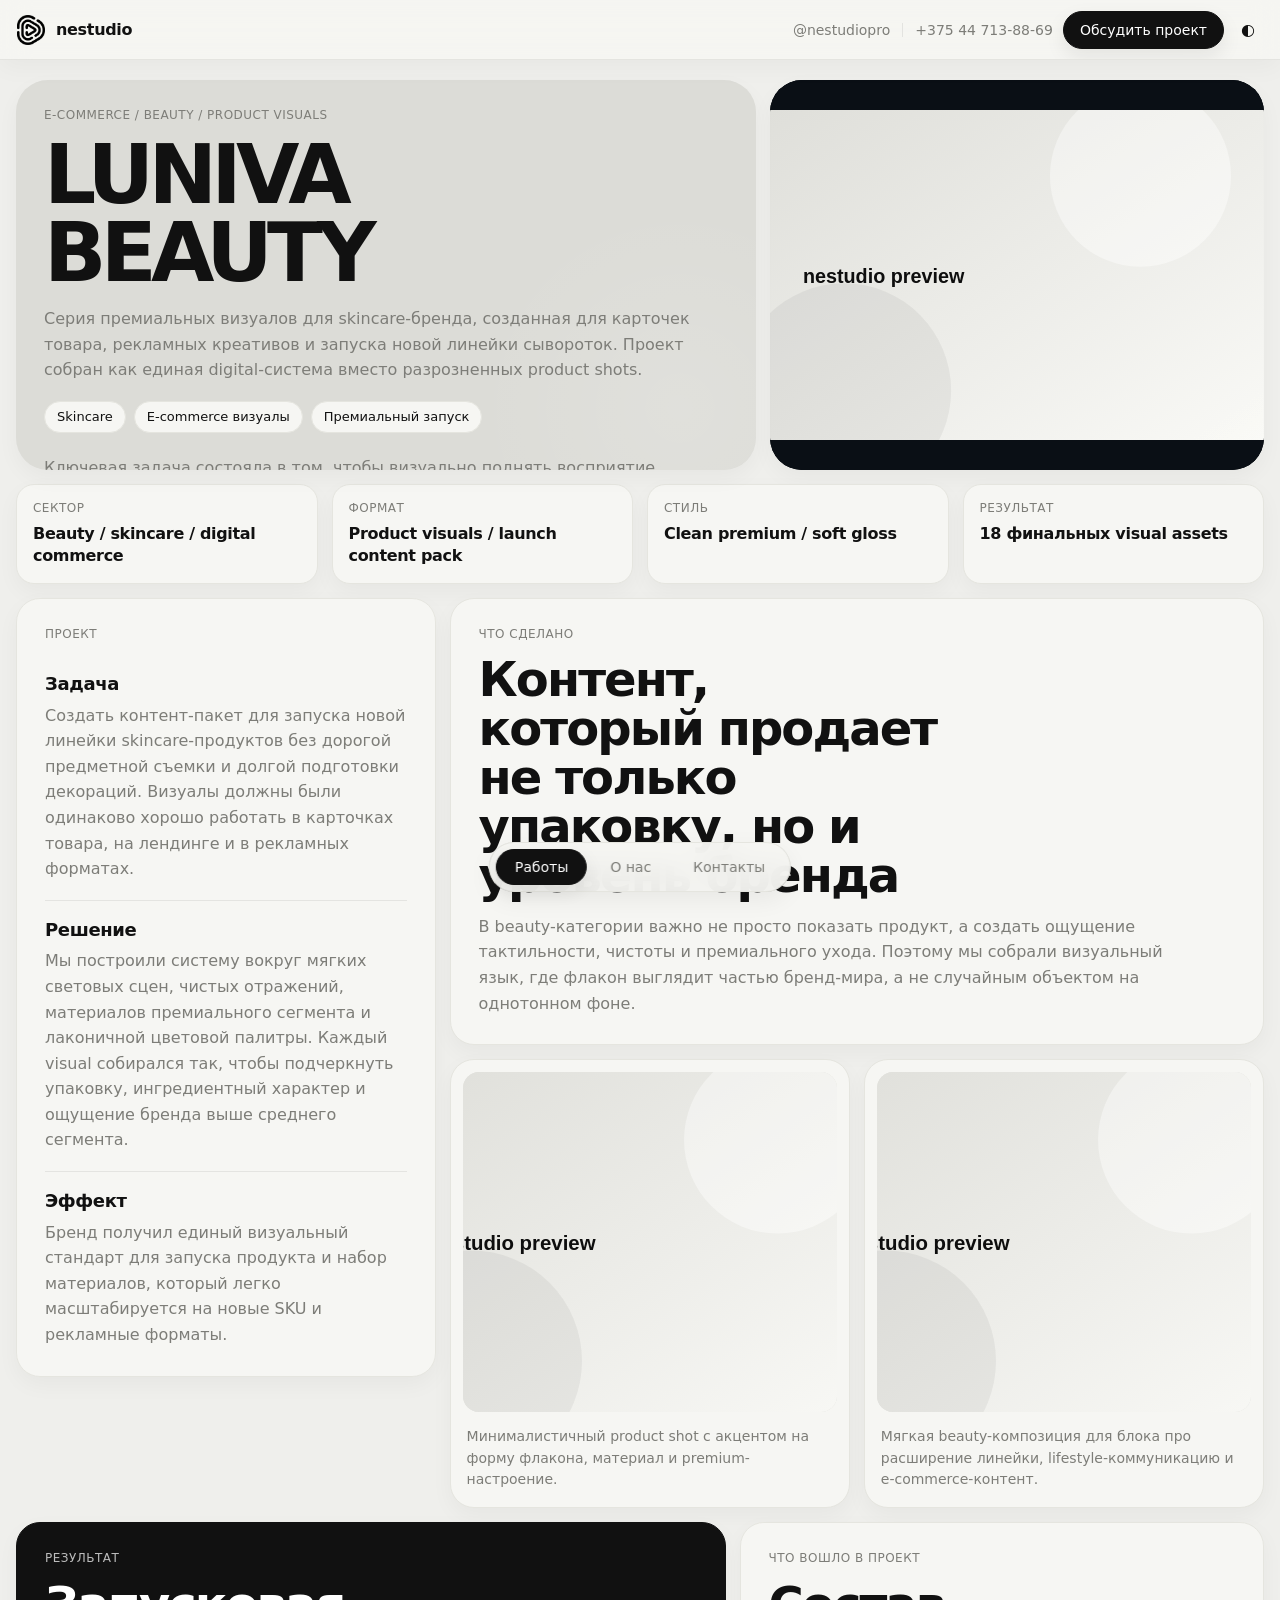
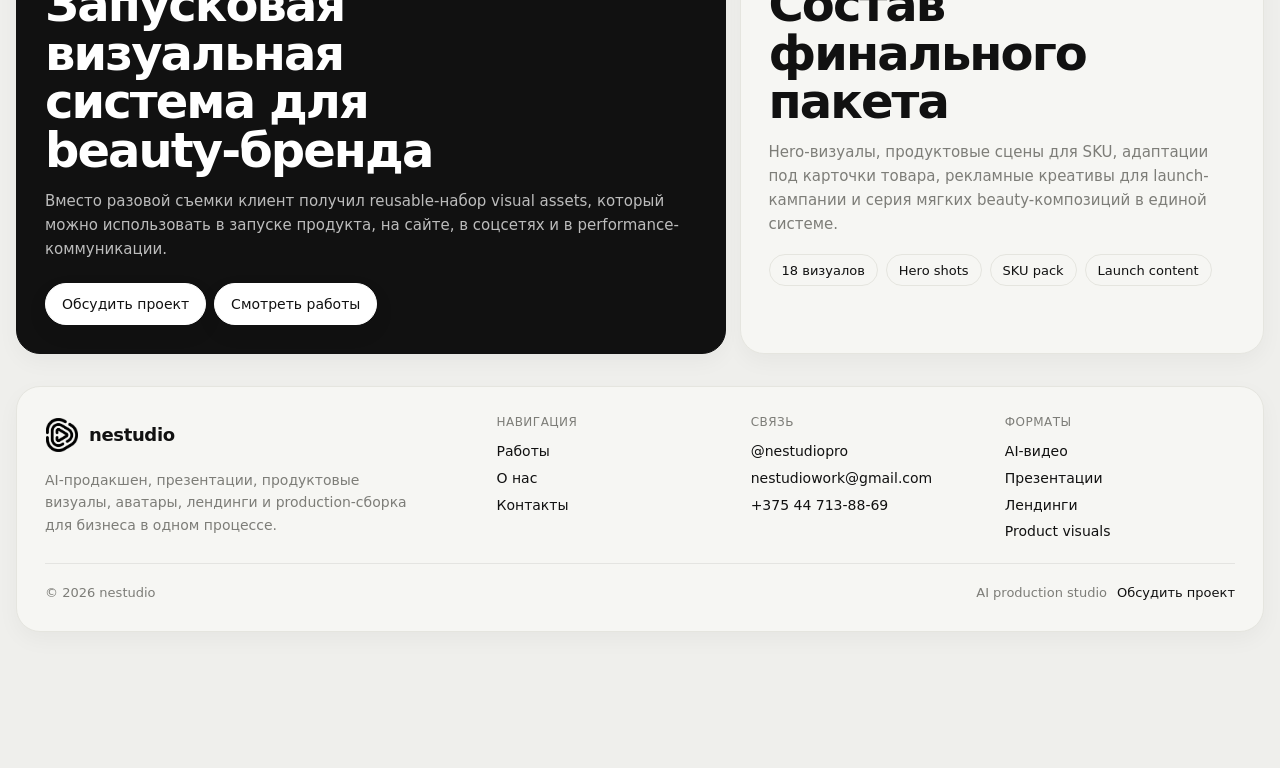
<file: projects/luniva-beauty.html>
<!DOCTYPE html>
<html lang="ru">
<head>
  <meta charset="UTF-8" />
  <meta name="viewport" content="width=device-width, initial-scale=1.0, viewport-fit=cover" />
  <title>LUNIVA BEAUTY - e-commerce визуалы для skincare-бренда - nestudio</title>
  <meta
    name="description"
    content="Премиальные e-commerce визуалы для skincare-бренда — product visuals, digital set design и контент для карточек товара."
  />
  <link rel="stylesheet" href="../assets/css/site.css" />
</head>
<body data-page="works" data-base="../">
  <div id="site-header"></div>

  <main class="page">
    <section class="hero">
      <div class="hero-card">
        <div>
          <div class="section-title">E-commerce / Beauty / Product Visuals</div>
          <h1 class="hero-title">LUNIVA BEAUTY</h1>
          <p class="hero-text">
            Серия премиальных визуалов для skincare-бренда, созданная для карточек товара, рекламных креативов и запуска новой линейки сывороток. Проект собран как единая digital-система вместо разрозненных product shots.
          </p>

          <div class="pill-list">
            <span class="pill">Skincare</span>
            <span class="pill">E-commerce визуалы</span>
            <span class="pill">Премиальный запуск</span>
          </div>
        </div>

        <div class="hero-text">
          Ключевая задача состояла в том, чтобы визуально поднять восприятие бренда и сделать контент достаточно гибким для сайта, маркетплейсов и performance-рекламы.
        </div>
      </div>

      <div class="hero-photo">
        <div class="media-frame">
          <img src="https://unsplash.com/photos/eN_oqOYVhyw/download?force=true&w=1400" alt="LUNIVA BEAUTY — премиальный skincare visual">
        </div>
      </div>
    </section>

    <section class="meta-grid">
      <div class="meta-card">
        <div class="meta-label">Сектор</div>
        <div class="meta-value">Beauty / skincare / digital commerce</div>
      </div>
      <div class="meta-card">
        <div class="meta-label">Формат</div>
        <div class="meta-value">Product visuals / launch content pack</div>
      </div>
      <div class="meta-card">
        <div class="meta-label">Стиль</div>
        <div class="meta-value">Clean premium / soft gloss</div>
      </div>
      <div class="meta-card">
        <div class="meta-label">Результат</div>
        <div class="meta-value">18 финальных visual assets</div>
      </div>
    </section>

    <section class="project-layout">
      <aside class="sidebar-card">
        <div class="section-title">Проект</div>

        <div class="sidebar-block">
          <h3>Задача</h3>
          <p class="content-text">
            Создать контент-пакет для запуска новой линейки skincare-продуктов без дорогой предметной съемки и долгой подготовки декораций. Визуалы должны были одинаково хорошо работать в карточках товара, на лендинге и в рекламных форматах.
          </p>
        </div>

        <div class="sidebar-block">
          <h3>Решение</h3>
          <p class="content-text">
            Мы построили систему вокруг мягких световых сцен, чистых отражений, материалов премиального сегмента и лаконичной цветовой палитры. Каждый visual собирался так, чтобы подчеркнуть упаковку, ингредиентный характер и ощущение бренда выше среднего сегмента.
          </p>
        </div>

        <div class="sidebar-block">
          <h3>Эффект</h3>
          <p class="content-text">
            Бренд получил единый визуальный стандарт для запуска продукта и набор материалов, который легко масштабируется на новые SKU и рекламные форматы.
          </p>
        </div>
      </aside>

      <div class="visuals">
        <div class="content-card">
          <div class="section-title">Что сделано</div>
          <h2>Контент, который продает не только упаковку, но и уровень бренда</h2>
          <p class="content-text">
            В beauty-категории важно не просто показать продукт, а создать ощущение тактильности, чистоты и премиального ухода. Поэтому мы собрали визуальный язык, где флакон выглядит частью бренд-мира, а не случайным объектом на однотонном фоне.
          </p>
        </div>

        <div class="visual-pair">
          <div class="visual-card">
            <div class="media-frame">
              <img src="https://unsplash.com/photos/O914-0y5Yps/download?force=true&w=1400" alt="LUNIVA BEAUTY — минималистичный visual сыворотки">
            </div>
            <p class="visual-caption">
              Минималистичный product shot с акцентом на форму флакона, материал и premium-настроение.
            </p>
          </div>

          <div class="visual-card">
            <div class="media-frame">
              <img src="https://unsplash.com/photos/5O-uEs1yeNk/download?force=true&w=1400" alt="LUNIVA BEAUTY — skincare flat lay композиция">
            </div>
            <p class="visual-caption">
              Мягкая beauty-композиция для блока про расширение линейки, lifestyle-коммуникацию и e-commerce-контент.
            </p>
          </div>
        </div>
      </div>
    </section>

    <section class="cta">
      <div class="cta-card cta-card--dark">
        <div class="section-title">Результат</div>
        <h2>Запусковая визуальная система для beauty-бренда</h2>
        <p class="cta-text">
          Вместо разовой съемки клиент получил reusable-набор visual assets, который можно использовать в запуске продукта, на сайте, в соцсетях и в performance-коммуникации.
        </p>

        <div class="cta-actions">
          <a href="../contact.html" class="btn">Обсудить проект</a>
          <a href="../index.html" class="btn">Смотреть работы</a>
        </div>
      </div>

      <div class="cta-card">
        <div class="section-title">Что вошло в проект</div>
        <h2>Состав финального пакета</h2>
        <p class="cta-text">
          Hero-визуалы, продуктовые сцены для SKU, адаптации под карточки товара, рекламные креативы для launch-кампании и серия мягких beauty-композиций в единой системе.
        </p>

        <div class="pill-list">
          <span class="pill">18 визуалов</span>
          <span class="pill">Hero shots</span>
          <span class="pill">SKU pack</span>
          <span class="pill">Launch content</span>
        </div>
      </div>
    </section>
  </main>

  <div id="site-footer"></div>
  <div id="site-bottom-nav"></div>

  <script src="../assets/js/site.js"></script>
</body>
</html>
</file>
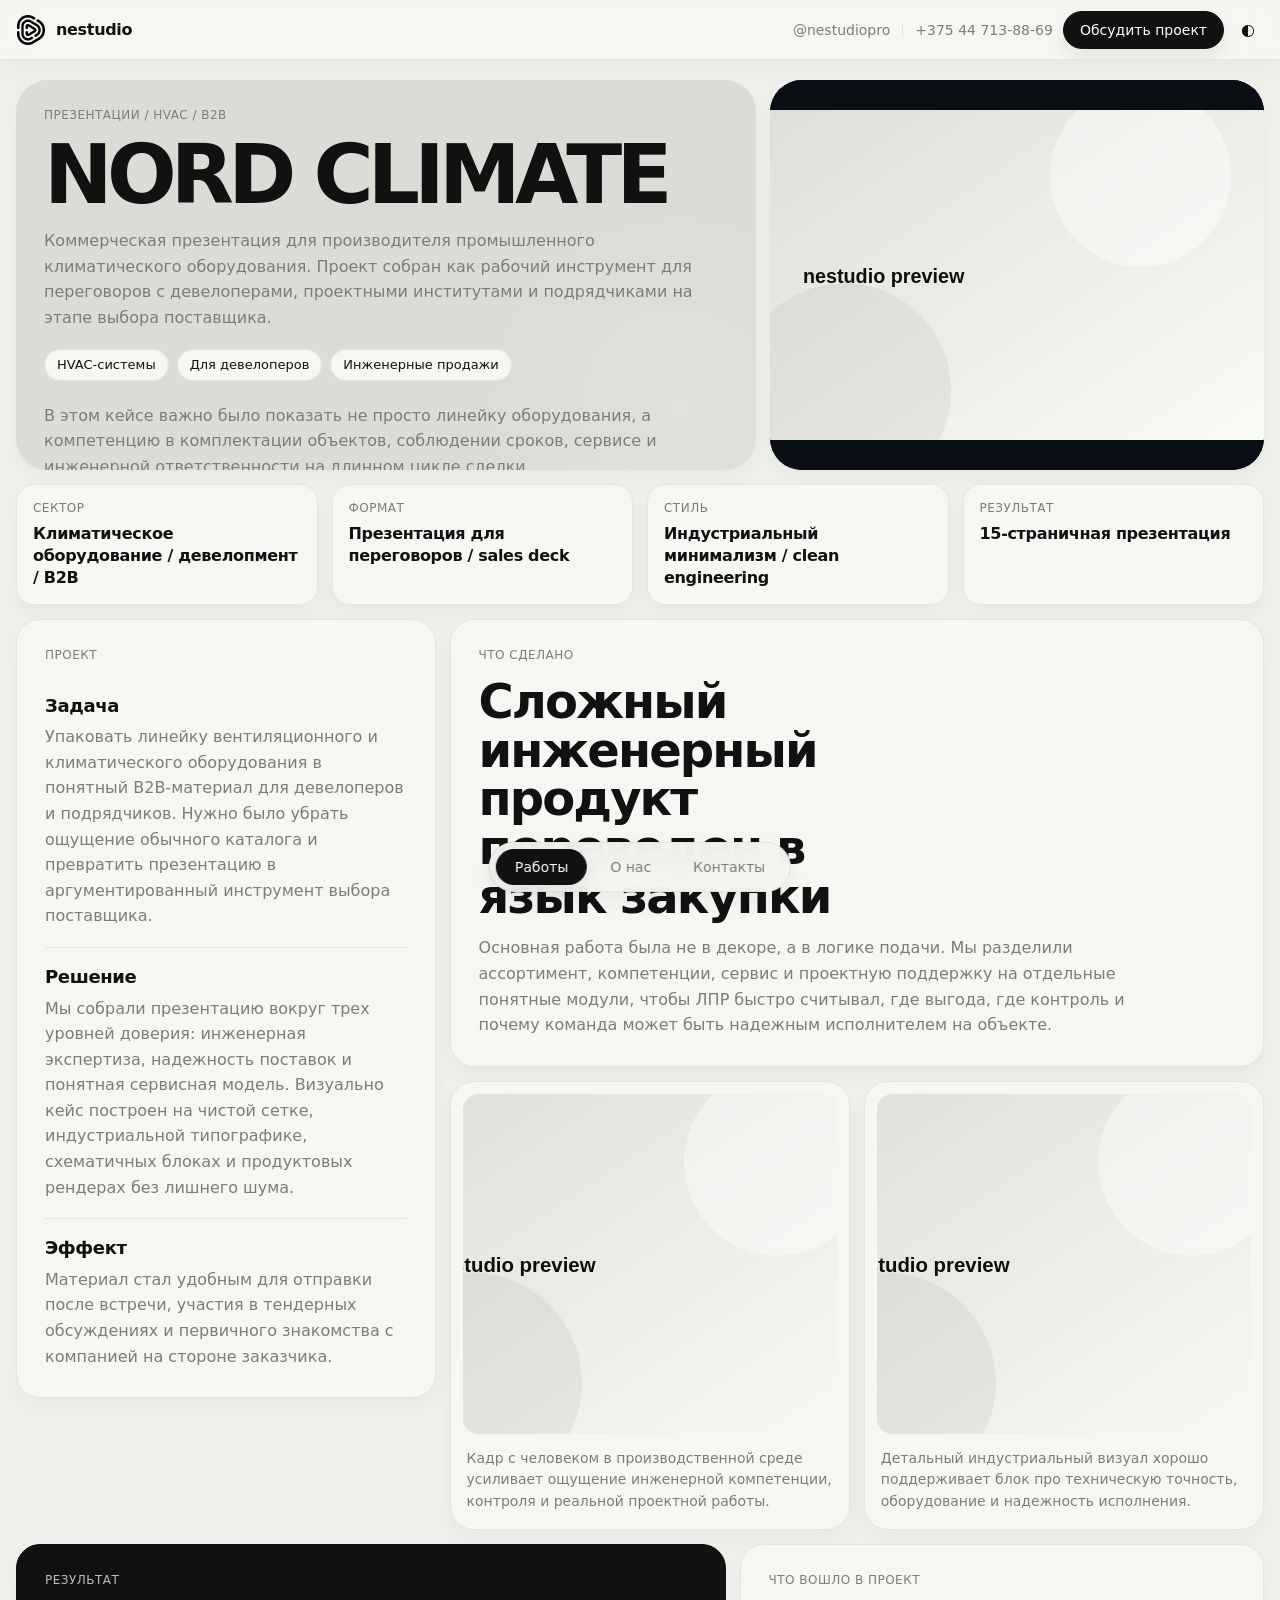
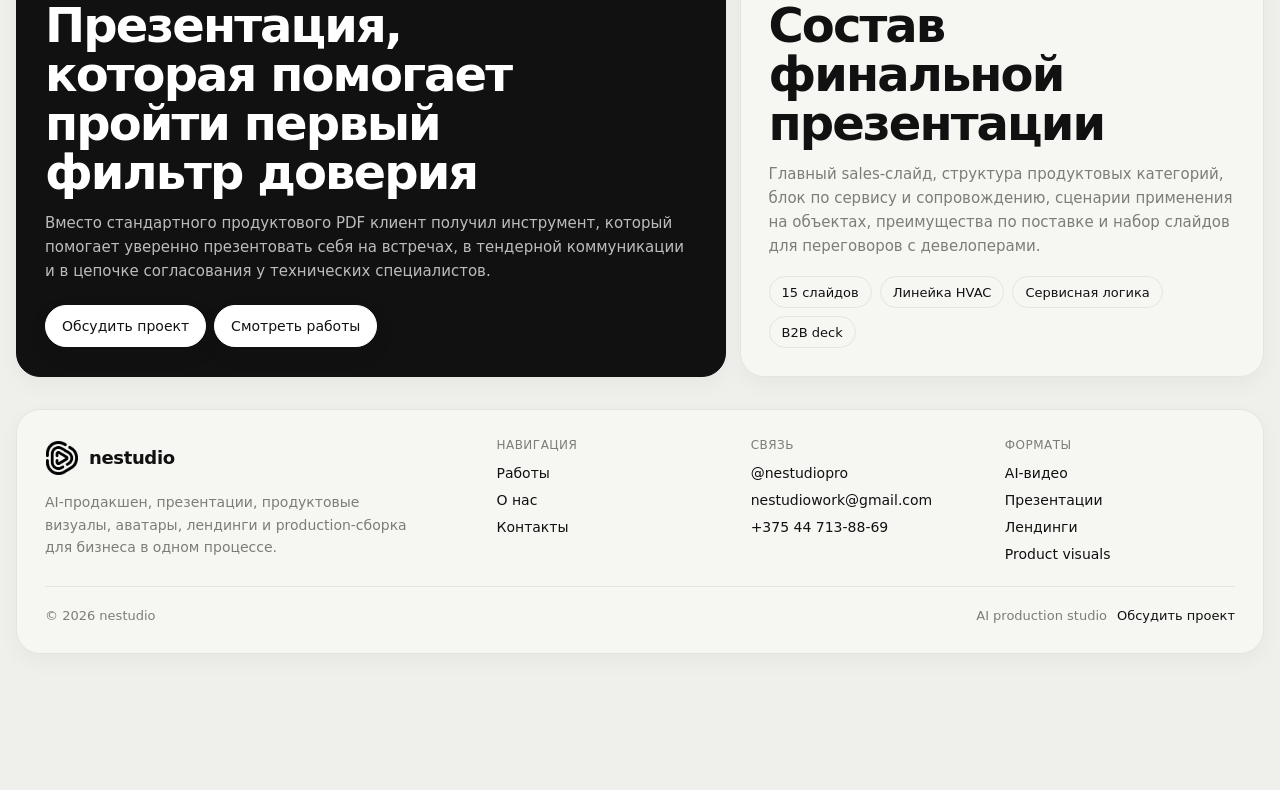
<file: projects/nord-climate.html>
<!DOCTYPE html>
<html lang="ru">
<head>
  <meta charset="UTF-8" />
  <meta name="viewport" content="width=device-width, initial-scale=1.0, viewport-fit=cover" />
  <title>NORD CLIMATE - B2B-презентация климатического оборудования - nestudio</title>
  <meta
    name="description"
    content="B2B-презентация для производителя климатического оборудования — аргументы для девелоперов, генподрядчиков и инженерных отделов."
  />
  <link rel="stylesheet" href="../assets/css/site.css" />
</head>
<body data-page="works" data-base="../">
  <div id="site-header"></div>

  <main class="page">
    <section class="hero">
      <div class="hero-card">
        <div>
          <div class="section-title">Презентации / HVAC / B2B</div>
          <h1 class="hero-title">NORD CLIMATE</h1>
          <p class="hero-text">
            Коммерческая презентация для производителя промышленного климатического оборудования. Проект собран как рабочий инструмент для переговоров с девелоперами, проектными институтами и подрядчиками на этапе выбора поставщика.
          </p>

          <div class="pill-list">
            <span class="pill">HVAC-системы</span>
            <span class="pill">Для девелоперов</span>
            <span class="pill">Инженерные продажи</span>
          </div>
        </div>

        <div class="hero-text">
          В этом кейсе важно было показать не просто линейку оборудования, а компетенцию в комплектации объектов, соблюдении сроков, сервисе и инженерной ответственности на длинном цикле сделки.
        </div>
      </div>

      <div class="hero-photo">
        <div class="media-frame">
          <img src="https://unsplash.com/photos/i70mRPrtA-E/download?force=true&w=1400" alt="NORD CLIMATE — промышленное оборудование">
        </div>
      </div>
    </section>

    <section class="meta-grid">
      <div class="meta-card">
        <div class="meta-label">Сектор</div>
        <div class="meta-value">Климатическое оборудование / девелопмент / B2B</div>
      </div>
      <div class="meta-card">
        <div class="meta-label">Формат</div>
        <div class="meta-value">Презентация для переговоров / sales deck</div>
      </div>
      <div class="meta-card">
        <div class="meta-label">Стиль</div>
        <div class="meta-value">Индустриальный минимализм / clean engineering</div>
      </div>
      <div class="meta-card">
        <div class="meta-label">Результат</div>
        <div class="meta-value">15-страничная презентация</div>
      </div>
    </section>

    <section class="project-layout">
      <aside class="sidebar-card">
        <div class="section-title">Проект</div>

        <div class="sidebar-block">
          <h3>Задача</h3>
          <p class="content-text">
            Упаковать линейку вентиляционного и климатического оборудования в понятный B2B-материал для девелоперов и подрядчиков. Нужно было убрать ощущение обычного каталога и превратить презентацию в аргументированный инструмент выбора поставщика.
          </p>
        </div>

        <div class="sidebar-block">
          <h3>Решение</h3>
          <p class="content-text">
            Мы собрали презентацию вокруг трех уровней доверия: инженерная экспертиза, надежность поставок и понятная сервисная модель. Визуально кейс построен на чистой сетке, индустриальной типографике, схематичных блоках и продуктовых рендерах без лишнего шума.
          </p>
        </div>

        <div class="sidebar-block">
          <h3>Эффект</h3>
          <p class="content-text">
            Материал стал удобным для отправки после встречи, участия в тендерных обсуждениях и первичного знакомства с компанией на стороне заказчика.
          </p>
        </div>
      </aside>

      <div class="visuals">
        <div class="content-card">
          <div class="section-title">Что сделано</div>
          <h2>Сложный инженерный продукт переведен в язык закупки</h2>
          <p class="content-text">
            Основная работа была не в декоре, а в логике подачи. Мы разделили ассортимент, компетенции, сервис и проектную поддержку на отдельные понятные модули, чтобы ЛПР быстро считывал, где выгода, где контроль и почему команда может быть надежным исполнителем на объекте.
          </p>
        </div>

        <div class="visual-pair">
          <div class="visual-card">
            <div class="media-frame">
              <img src="https://unsplash.com/photos/tfDa9Hy9mq0/download?force=true&w=1400" alt="NORD CLIMATE — инженер в промышленной среде">
            </div>
            <p class="visual-caption">
              Кадр с человеком в производственной среде усиливает ощущение инженерной компетенции, контроля и реальной проектной работы.
            </p>
          </div>

          <div class="visual-card">
            <div class="media-frame">
              <img src="https://unsplash.com/photos/-dMN0yB2CVc/download?force=true&w=1400" alt="NORD CLIMATE — трубы, клапаны и инженерные детали">
            </div>
            <p class="visual-caption">
              Детальный индустриальный визуал хорошо поддерживает блок про техническую точность, оборудование и надежность исполнения.
            </p>
          </div>
        </div>
      </div>
    </section>

    <section class="cta">
      <div class="cta-card cta-card--dark">
        <div class="section-title">Результат</div>
        <h2>Презентация, которая помогает пройти первый фильтр доверия</h2>
        <p class="cta-text">
          Вместо стандартного продуктового PDF клиент получил инструмент, который помогает уверенно презентовать себя на встречах, в тендерной коммуникации и в цепочке согласования у технических специалистов.
        </p>

        <div class="cta-actions">
          <a href="../contact.html" class="btn">Обсудить проект</a>
          <a href="../index.html" class="btn">Смотреть работы</a>
        </div>
      </div>

      <div class="cta-card">
        <div class="section-title">Что вошло в проект</div>
        <h2>Состав финальной презентации</h2>
        <p class="cta-text">
          Главный sales-слайд, структура продуктовых категорий, блок по сервису и сопровождению, сценарии применения на объектах, преимущества по поставке и набор слайдов для переговоров с девелоперами.
        </p>

        <div class="pill-list">
          <span class="pill">15 слайдов</span>
          <span class="pill">Линейка HVAC</span>
          <span class="pill">Сервисная логика</span>
          <span class="pill">B2B deck</span>
        </div>
      </div>
    </section>
  </main>

  <div id="site-footer"></div>
  <div id="site-bottom-nav"></div>

  <script src="../assets/js/site.js"></script>
</body>
</html>
</file>
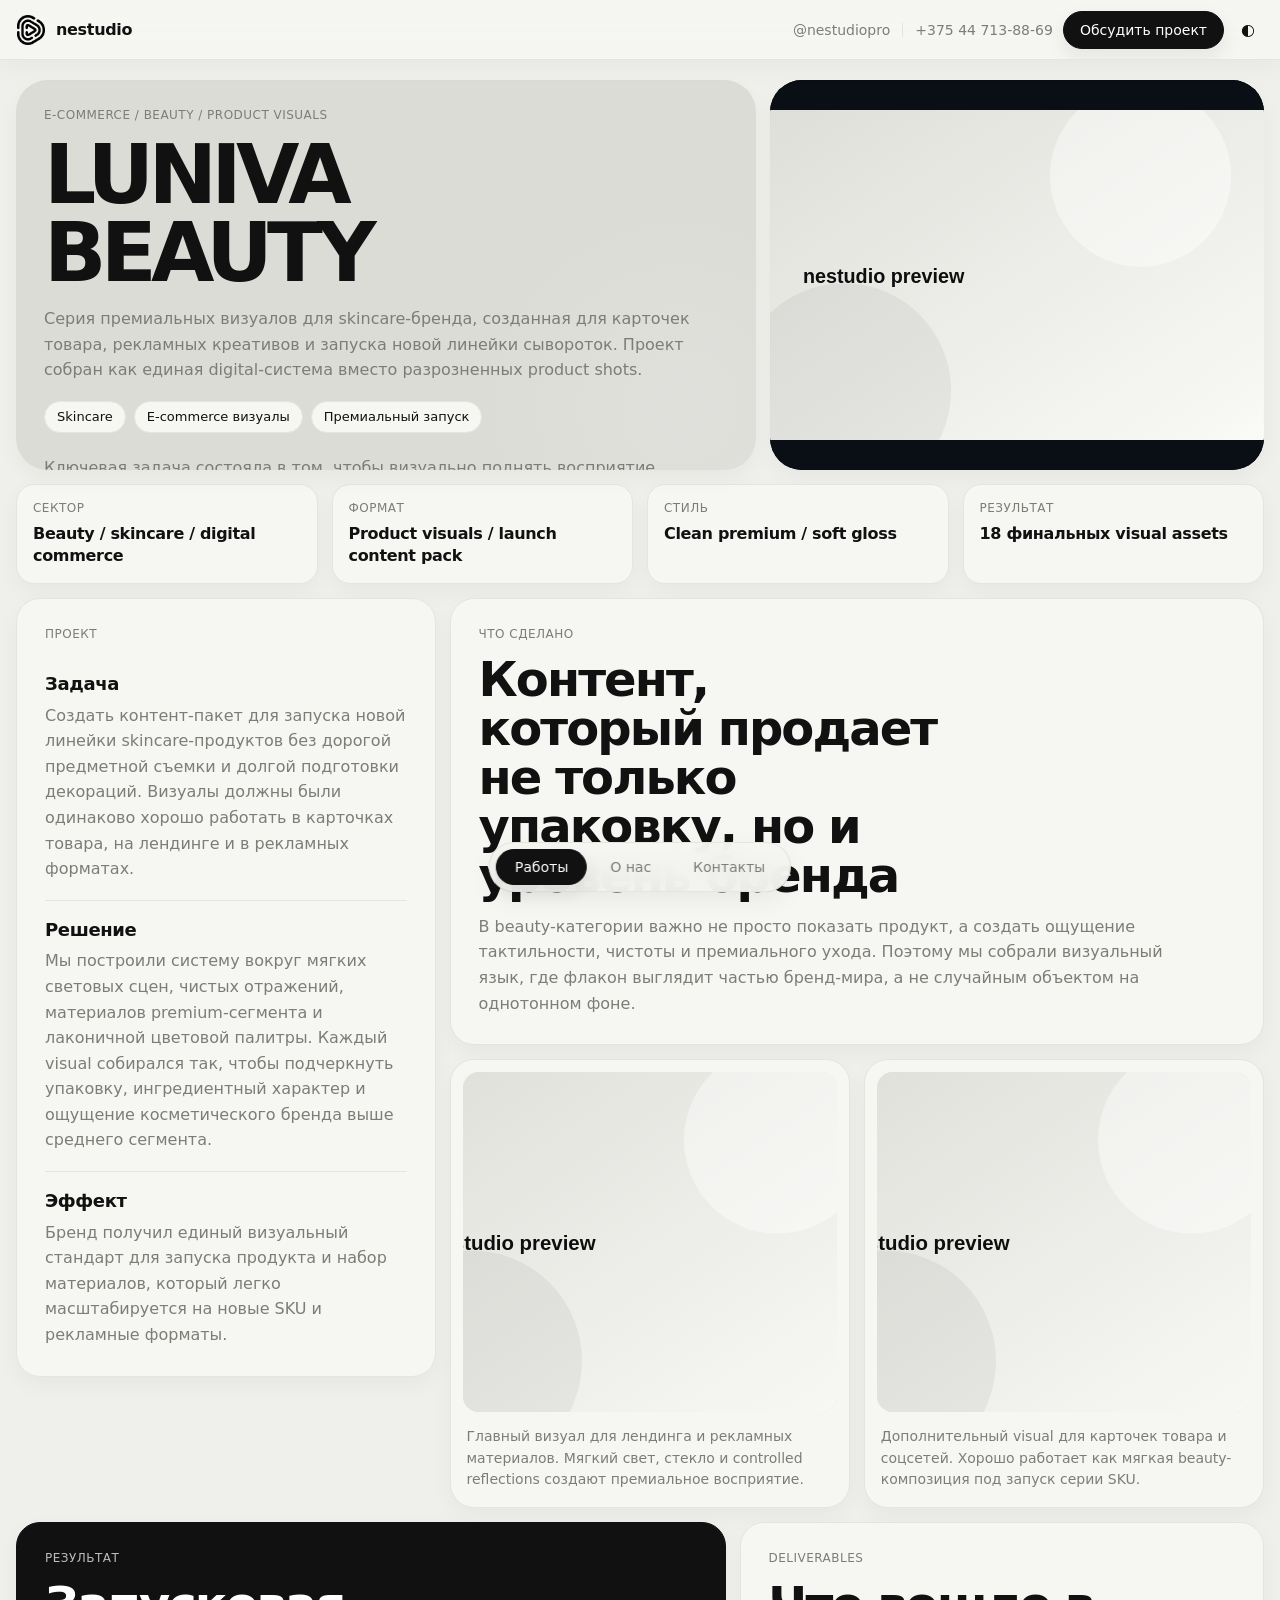
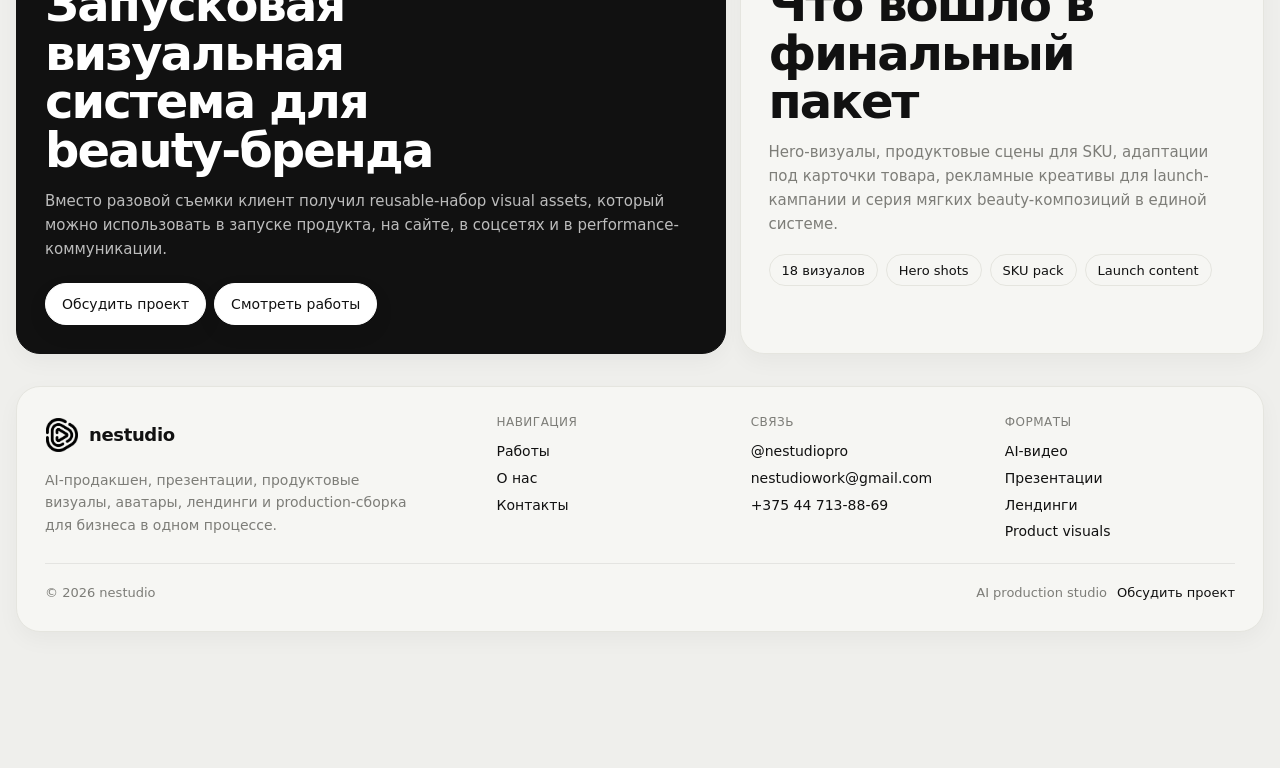
<file: projects/project-luniva-beauty.html>
<!DOCTYPE html>
<html lang="ru">
<head>
  <meta charset="UTF-8" />
  <meta name="viewport" content="width=device-width, initial-scale=1.0, viewport-fit=cover" />
  <title>LUNIVA BEAUTY - e-commerce визуалы для skincare-бренда - nestudio</title>
  <meta
    name="description"
    content="Премиальные e-commerce визуалы для skincare-бренда — AI product visuals, digital set design и контент для карточек товара."
  />
  <link rel="stylesheet" href="../assets/css/site.css" />
</head>
<body data-page="works" data-base="../">
  <div id="site-header"></div>

  <main class="page">
    <section class="hero">
      <div class="hero-card">
        <div>
          <div class="section-title">E-commerce / Beauty / Product Visuals</div>
          <h1 class="hero-title">LUNIVA BEAUTY</h1>
          <p class="hero-text">
            Серия премиальных визуалов для skincare-бренда, созданная для карточек товара, рекламных креативов и запуска новой линейки сывороток. Проект собран как единая digital-система вместо разрозненных product shots.
          </p>

          <div class="pill-list">
            <span class="pill">Skincare</span>
            <span class="pill">E-commerce визуалы</span>
            <span class="pill">Премиальный запуск</span>
          </div>
        </div>

        <div class="hero-text">
          Ключевая задача состояла в том, чтобы визуально поднять восприятие бренда и сделать контент достаточно гибким для сайта, маркетплейсов и performance-рекламы.
        </div>
      </div>

      <div class="hero-photo">
        <div class="media-frame">
          <img src="https://images.unsplash.com/photo-1713222833228-e62f5b3f4a53?auto=format&fit=crop&w=1400&q=80" alt="LUNIVA BEAUTY — премиальный skincare visual">
        </div>
      </div>
    </section>

    <section class="meta-grid">
      <div class="meta-card">
        <div class="meta-label">Сектор</div>
        <div class="meta-value">Beauty / skincare / digital commerce</div>
      </div>
      <div class="meta-card">
        <div class="meta-label">Формат</div>
        <div class="meta-value">Product visuals / launch content pack</div>
      </div>
      <div class="meta-card">
        <div class="meta-label">Стиль</div>
        <div class="meta-value">Clean premium / soft gloss</div>
      </div>
      <div class="meta-card">
        <div class="meta-label">Результат</div>
        <div class="meta-value">18 финальных visual assets</div>
      </div>
    </section>

    <section class="project-layout">
      <aside class="sidebar-card">
        <div class="section-title">Проект</div>

        <div class="sidebar-block">
          <h3>Задача</h3>
          <p class="content-text">
            Создать контент-пакет для запуска новой линейки skincare-продуктов без дорогой предметной съемки и долгой подготовки декораций. Визуалы должны были одинаково хорошо работать в карточках товара, на лендинге и в рекламных форматах.
          </p>
        </div>

        <div class="sidebar-block">
          <h3>Решение</h3>
          <p class="content-text">
            Мы построили систему вокруг мягких световых сцен, чистых отражений, материалов premium-сегмента и лаконичной цветовой палитры. Каждый visual собирался так, чтобы подчеркнуть упаковку, ингредиентный характер и ощущение косметического бренда выше среднего сегмента.
          </p>
        </div>

        <div class="sidebar-block">
          <h3>Эффект</h3>
          <p class="content-text">
            Бренд получил единый визуальный стандарт для запуска продукта и набор материалов, который легко масштабируется на новые SKU и рекламные форматы.
          </p>
        </div>
      </aside>

      <div class="visuals">
        <div class="content-card">
          <div class="section-title">Что сделано</div>
          <h2>Контент, который продает не только упаковку, но и уровень бренда</h2>
          <p class="content-text">
            В beauty-категории важно не просто показать продукт, а создать ощущение тактильности, чистоты и премиального ухода. Поэтому мы собрали визуальный язык, где флакон выглядит частью бренд-мира, а не случайным объектом на однотонном фоне.
          </p>
        </div>

        <div class="visual-pair">
          <div class="visual-card">
            <div class="media-frame">
              <img src="https://images.unsplash.com/photo-1713222833228-e62f5b3f4a53?auto=format&fit=crop&w=1400&q=80" alt="LUNIVA BEAUTY — hero visual сыворотки">
            </div>
            <p class="visual-caption">
              Главный визуал для лендинга и рекламных материалов. Мягкий свет, стекло и controlled reflections создают премиальное восприятие.
            </p>
          </div>

          <div class="visual-card">
            <div class="media-frame">
              <img src="https://images.unsplash.com/photo-1701501554052-4ab597d76b89?auto=format&fit=crop&w=1400&q=80" alt="LUNIVA BEAUTY — skincare-композиция">
            </div>
            <p class="visual-caption">
              Дополнительный visual для карточек товара и соцсетей. Хорошо работает как мягкая beauty-композиция под запуск серии SKU.
            </p>
          </div>
        </div>
      </div>
    </section>

    <section class="cta">
      <div class="cta-card cta-card--dark">
        <div class="section-title">Результат</div>
        <h2>Запусковая визуальная система для beauty-бренда</h2>
        <p class="cta-text">
          Вместо разовой съемки клиент получил reusable-набор visual assets, который можно использовать в запуске продукта, на сайте, в соцсетях и в performance-коммуникации.
        </p>

        <div class="cta-actions">
          <a href="../contact.html" class="btn">Обсудить проект</a>
          <a href="../index.html" class="btn">Смотреть работы</a>
        </div>
      </div>

      <div class="cta-card">
        <div class="section-title">Deliverables</div>
        <h2>Что вошло в финальный пакет</h2>
        <p class="cta-text">
          Hero-визуалы, продуктовые сцены для SKU, адаптации под карточки товара, рекламные креативы для launch-кампании и серия мягких beauty-композиций в единой системе.
        </p>

        <div class="pill-list">
          <span class="pill">18 визуалов</span>
          <span class="pill">Hero shots</span>
          <span class="pill">SKU pack</span>
          <span class="pill">Launch content</span>
        </div>
      </div>
    </section>
  </main>

  <div id="site-footer"></div>
  <div id="site-bottom-nav"></div>

  <script src="../assets/js/site.js"></script>
</body>
</html>
</file>
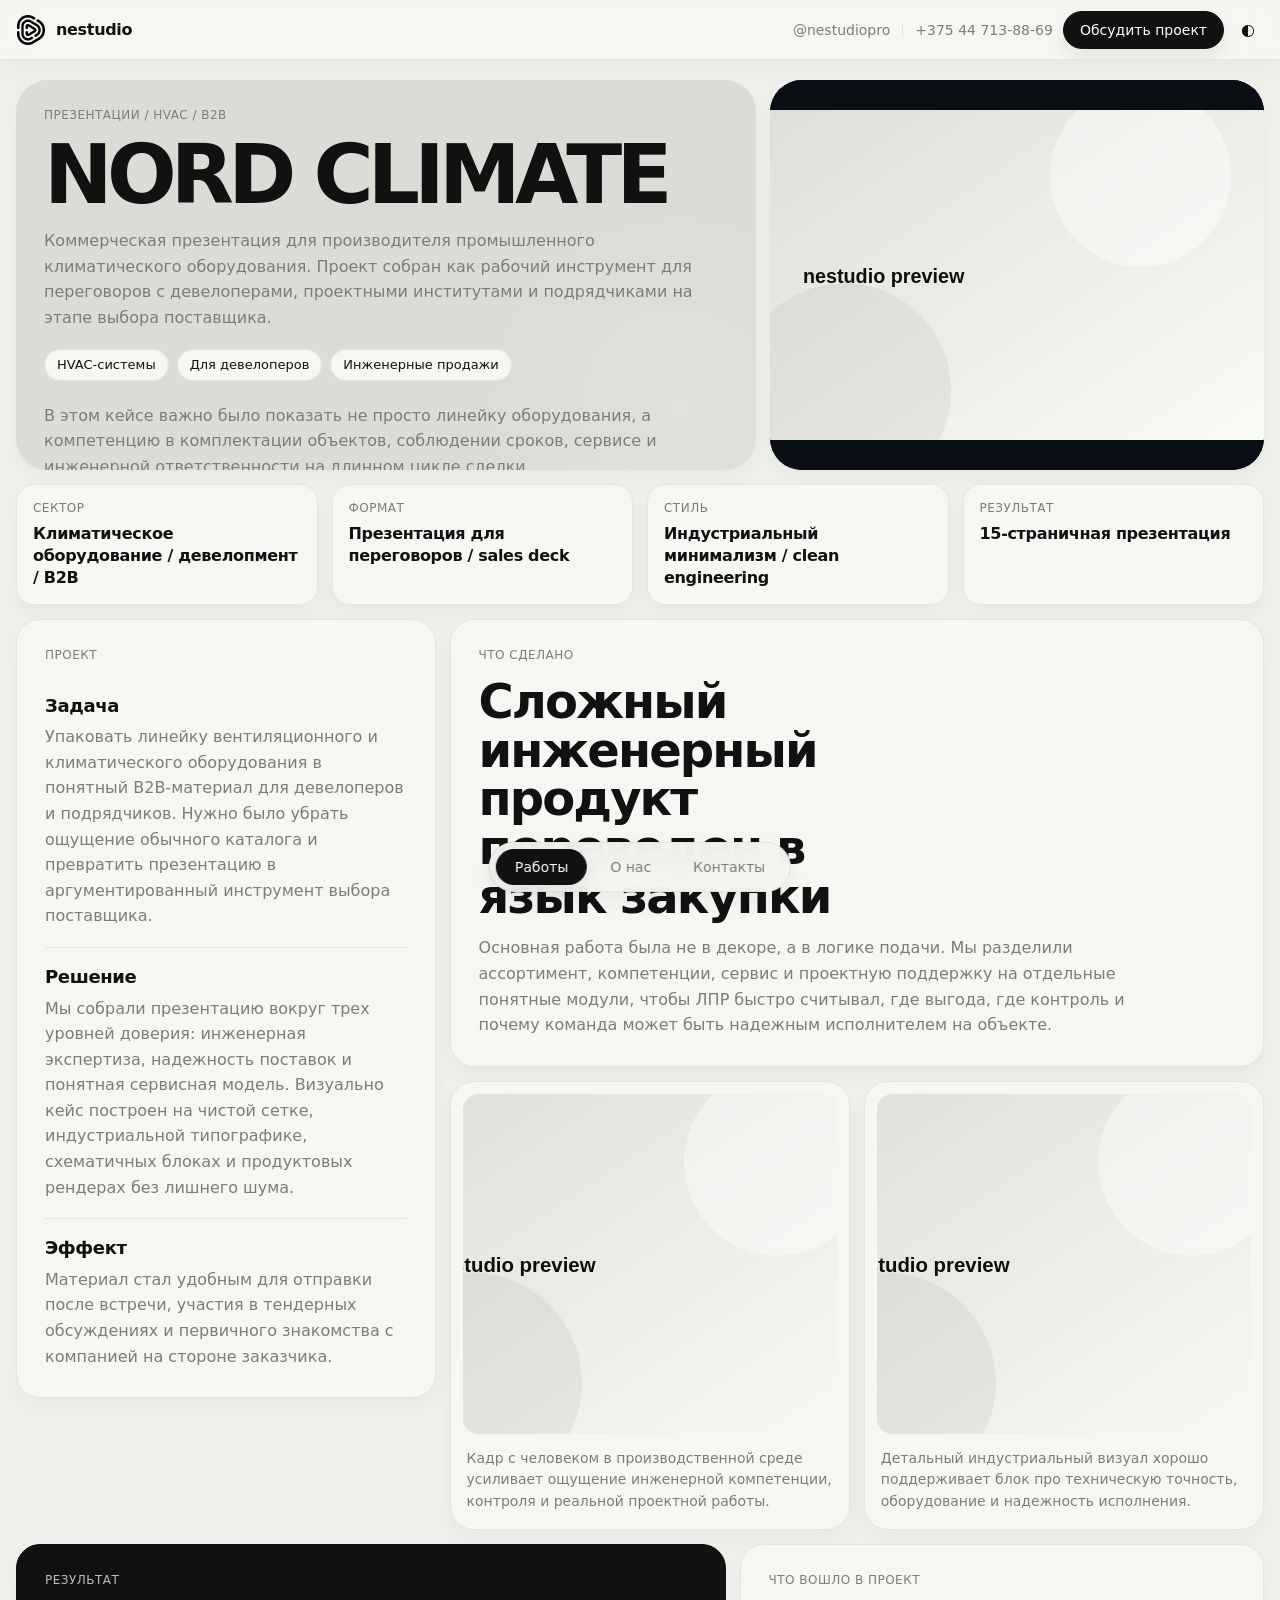
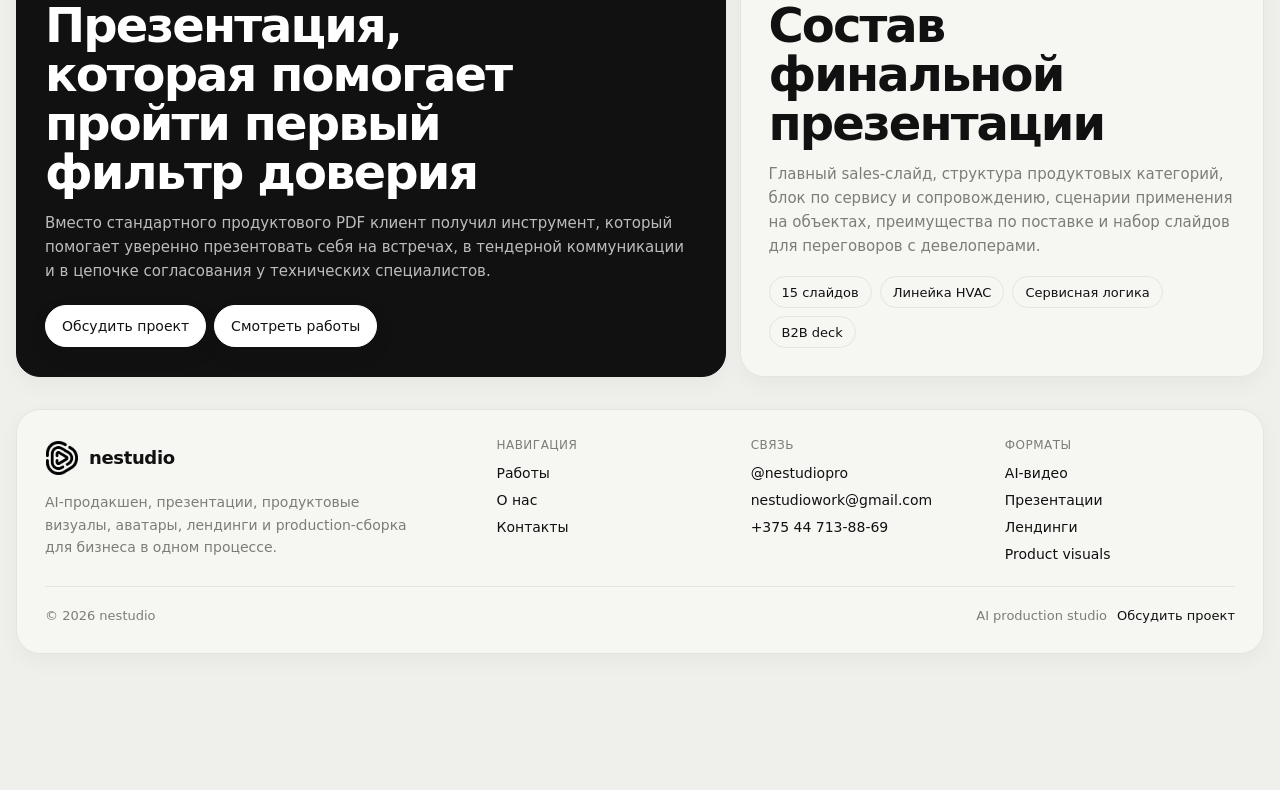
<file: projects/project-nord-climate.html>
<!DOCTYPE html>
<html lang="ru">
<head>
  <meta charset="UTF-8" />
  <meta name="viewport" content="width=device-width, initial-scale=1.0, viewport-fit=cover" />
  <title>NORD CLIMATE - B2B-презентация климатического оборудования - nestudio</title>
  <meta
    name="description"
    content="B2B-презентация для производителя климатического оборудования — аргументы для девелоперов, генподрядчиков и инженерных отделов."
  />
  <link rel="stylesheet" href="../assets/css/site.css" />
</head>
<body data-page="works" data-base="../">
  <div id="site-header"></div>

  <main class="page">
    <section class="hero">
      <div class="hero-card">
        <div>
          <div class="section-title">Презентации / HVAC / B2B</div>
          <h1 class="hero-title">NORD CLIMATE</h1>
          <p class="hero-text">
            Коммерческая презентация для производителя промышленного климатического оборудования. Проект собран как рабочий инструмент для переговоров с девелоперами, проектными институтами и подрядчиками на этапе выбора поставщика.
          </p>

          <div class="pill-list">
            <span class="pill">HVAC-системы</span>
            <span class="pill">Для девелоперов</span>
            <span class="pill">Инженерные продажи</span>
          </div>
        </div>

        <div class="hero-text">
          В этом кейсе важно было показать не просто линейку оборудования, а компетенцию в комплектации объектов, соблюдении сроков, сервисе и инженерной ответственности на длинном цикле сделки.
        </div>
      </div>

      <div class="hero-photo">
        <div class="media-frame">
          <img src="https://unsplash.com/photos/a-machine-with-pipes-i70mRPrtA-E/download?force=true&w=1400" alt="NORD CLIMATE — промышленное оборудование">
        </div>
      </div>
    </section>

    <section class="meta-grid">
      <div class="meta-card">
        <div class="meta-label">Сектор</div>
        <div class="meta-value">Климатическое оборудование / девелопмент / B2B</div>
      </div>
      <div class="meta-card">
        <div class="meta-label">Формат</div>
        <div class="meta-value">Презентация для переговоров / sales deck</div>
      </div>
      <div class="meta-card">
        <div class="meta-label">Стиль</div>
        <div class="meta-value">Индустриальный минимализм / clean engineering</div>
      </div>
      <div class="meta-card">
        <div class="meta-label">Результат</div>
        <div class="meta-value">15-страничная презентация</div>
      </div>
    </section>

    <section class="project-layout">
      <aside class="sidebar-card">
        <div class="section-title">Проект</div>

        <div class="sidebar-block">
          <h3>Задача</h3>
          <p class="content-text">
            Упаковать линейку вентиляционного и климатического оборудования в понятный B2B-материал для девелоперов и подрядчиков. Нужно было убрать ощущение обычного каталога и превратить презентацию в аргументированный инструмент выбора поставщика.
          </p>
        </div>

        <div class="sidebar-block">
          <h3>Решение</h3>
          <p class="content-text">
            Мы собрали презентацию вокруг трех уровней доверия: инженерная экспертиза, надежность поставок и понятная сервисная модель. Визуально кейс построен на чистой сетке, индустриальной типографике, схематичных блоках и продуктовых рендерах без лишнего шума.
          </p>
        </div>

        <div class="sidebar-block">
          <h3>Эффект</h3>
          <p class="content-text">
            Материал стал удобным для отправки после встречи, участия в тендерных обсуждениях и первичного знакомства с компанией на стороне заказчика.
          </p>
        </div>
      </aside>

      <div class="visuals">
        <div class="content-card">
          <div class="section-title">Что сделано</div>
          <h2>Сложный инженерный продукт переведен в язык закупки</h2>
          <p class="content-text">
            Основная работа была не в декоре, а в логике подачи. Мы разделили ассортимент, компетенции, сервис и проектную поддержку на отдельные понятные модули, чтобы ЛПР быстро считывал, где выгода, где контроль и почему команда может быть надежным исполнителем на объекте.
          </p>
        </div>

        <div class="visual-pair">
          <div class="visual-card">
            <div class="media-frame">
              <img src="https://unsplash.com/photos/a-worker-inspects-industrial-machinery-with-intricate-pipes-tfDa9Hy9mq0/download?force=true&w=1400" alt="NORD CLIMATE — инженер в промышленной среде">
            </div>
            <p class="visual-caption">
              Кадр с человеком в производственной среде усиливает ощущение инженерной компетенции, контроля и реальной проектной работы.
            </p>
          </div>

          <div class="visual-card">
            <div class="media-frame">
              <img src="https://unsplash.com/photos/pipes-valves-and-tanks-are-shown-in-detail--dMN0yB2CVc/download?force=true&w=1400" alt="NORD CLIMATE — трубы, клапаны и инженерные детали">
            </div>
            <p class="visual-caption">
              Детальный индустриальный визуал хорошо поддерживает блок про техническую точность, оборудование и надежность исполнения.
            </p>
          </div>
        </div>
      </div>
    </section>

    <section class="cta">
      <div class="cta-card cta-card--dark">
        <div class="section-title">Результат</div>
        <h2>Презентация, которая помогает пройти первый фильтр доверия</h2>
        <p class="cta-text">
          Вместо стандартного продуктового PDF клиент получил инструмент, который помогает уверенно презентовать себя на встречах, в тендерной коммуникации и в цепочке согласования у технических специалистов.
        </p>

        <div class="cta-actions">
          <a href="../contact.html" class="btn">Обсудить проект</a>
          <a href="../index.html" class="btn">Смотреть работы</a>
        </div>
      </div>

      <div class="cta-card">
        <div class="section-title">Что вошло в проект</div>
        <h2>Состав финальной презентации</h2>
        <p class="cta-text">
          Главный sales-слайд, структура продуктовых категорий, блок по сервису и сопровождению, сценарии применения на объектах, преимущества по поставке и набор слайдов для переговоров с девелоперами.
        </p>

        <div class="pill-list">
          <span class="pill">15 слайдов</span>
          <span class="pill">Линейка HVAC</span>
          <span class="pill">Сервисная логика</span>
          <span class="pill">B2B deck</span>
        </div>
      </div>
    </section>
  </main>

  <div id="site-footer"></div>
  <div id="site-bottom-nav"></div>

  <script src="../assets/js/site.js"></script>
</body>
</html>
</file>
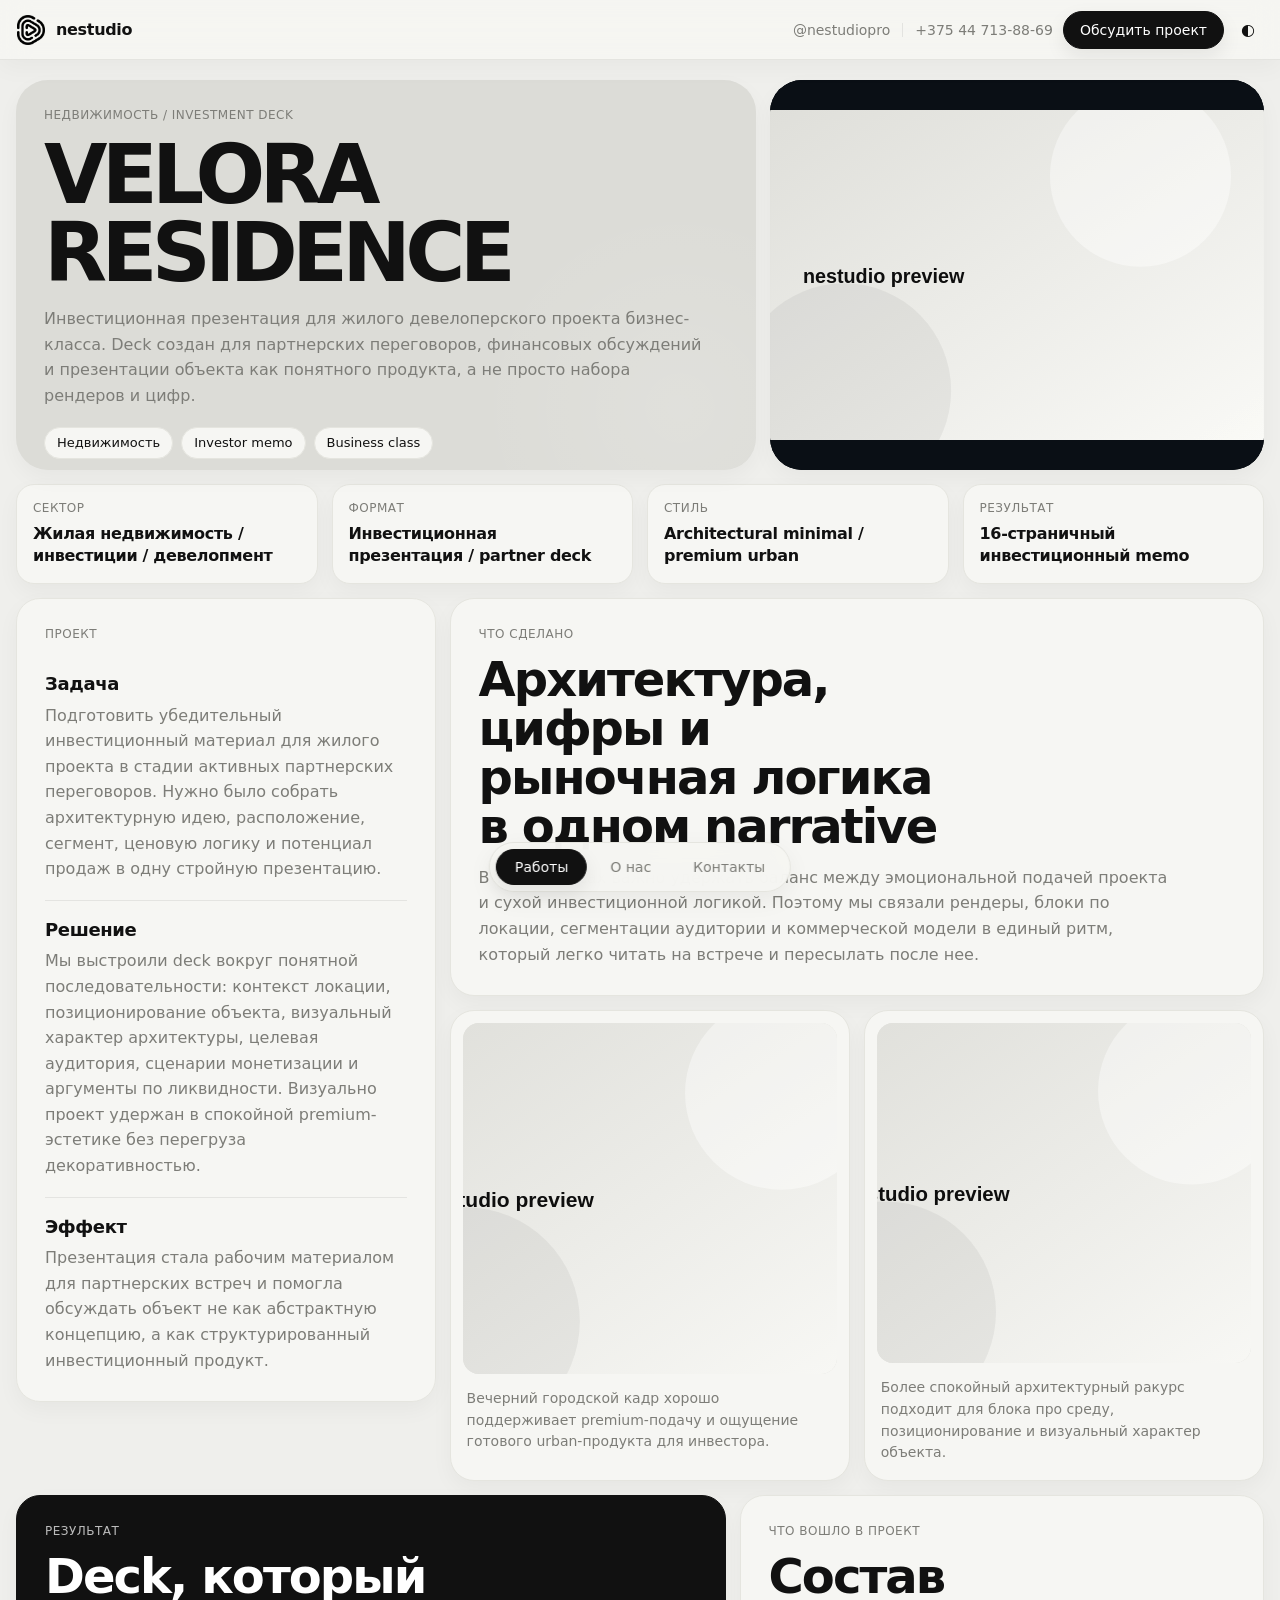
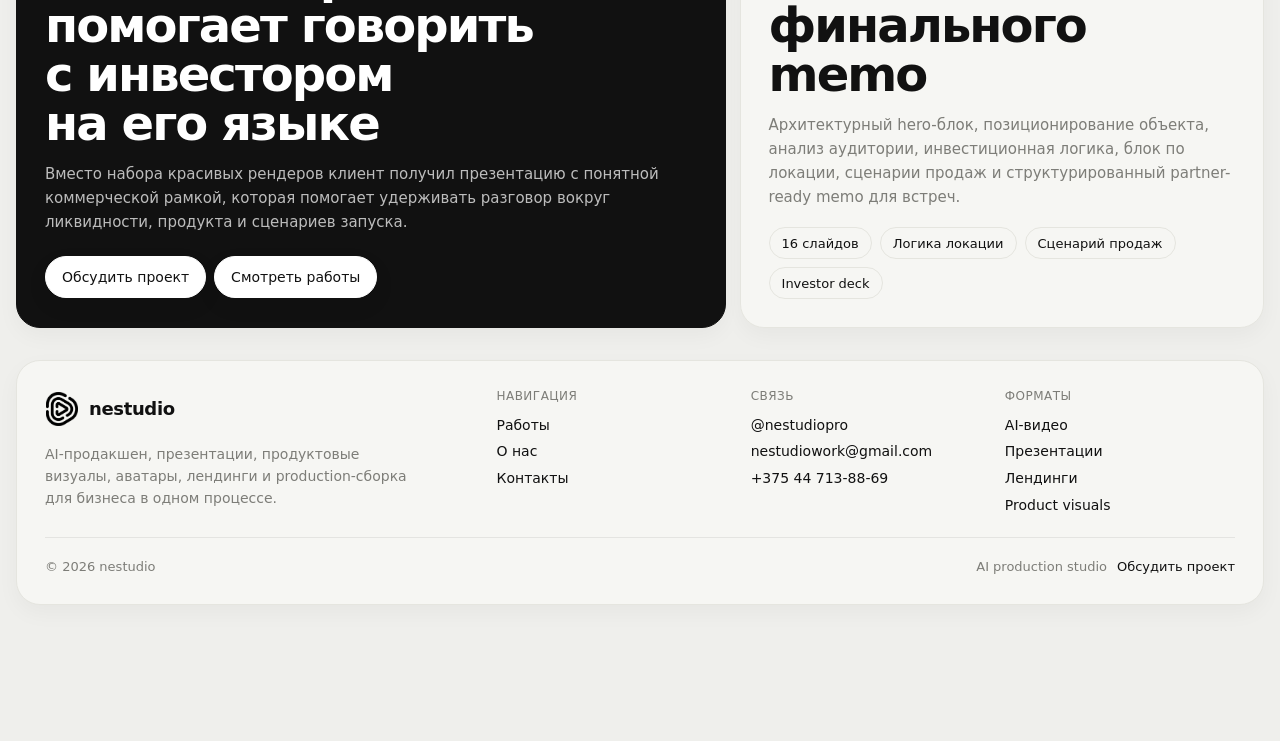
<file: projects/velora-residence.html>
<!DOCTYPE html>
<html lang="ru">
<head>
  <meta charset="UTF-8" />
  <meta name="viewport" content="width=device-width, initial-scale=1.0, viewport-fit=cover" />
  <title>VELORA RESIDENCE - инвестиционный deck для жилого проекта - nestudio</title>
  <meta
    name="description"
    content="Инвестиционный deck для жилого девелоперского проекта — архитектурная подача, рыночная логика и упаковка аргументов для партнеров."
  />
  <link rel="stylesheet" href="../assets/css/site.css" />
</head>
<body data-page="works" data-base="../">
  <div id="site-header"></div>

  <main class="page">
    <section class="hero">
      <div class="hero-card">
        <div>
          <div class="section-title">Недвижимость / Investment Deck</div>
          <h1 class="hero-title">VELORA RESIDENCE</h1>
          <p class="hero-text">
            Инвестиционная презентация для жилого девелоперского проекта бизнес-класса. Deck создан для партнерских переговоров, финансовых обсуждений и презентации объекта как понятного продукта, а не просто набора рендеров и цифр.
          </p>

          <div class="pill-list">
            <span class="pill">Недвижимость</span>
            <span class="pill">Investor memo</span>
            <span class="pill">Business class</span>
          </div>
        </div>

        <div class="hero-text">
          Основная логика проекта — соединить архитектурную привлекательность, рыночную аргументацию и структуру, удобную для инвестора, который оценивает не эмоцию, а понятность актива.
        </div>
      </div>

      <div class="hero-photo">
        <div class="media-frame">
          <img src="https://unsplash.com/photos/PsnDyy9ZDVs/download?force=true&w=1400" alt="VELORA RESIDENCE — современный жилой комплекс">
        </div>
      </div>
    </section>

    <section class="meta-grid">
      <div class="meta-card">
        <div class="meta-label">Сектор</div>
        <div class="meta-value">Жилая недвижимость / инвестиции / девелопмент</div>
      </div>
      <div class="meta-card">
        <div class="meta-label">Формат</div>
        <div class="meta-value">Инвестиционная презентация / partner deck</div>
      </div>
      <div class="meta-card">
        <div class="meta-label">Стиль</div>
        <div class="meta-value">Architectural minimal / premium urban</div>
      </div>
      <div class="meta-card">
        <div class="meta-label">Результат</div>
        <div class="meta-value">16-страничный инвестиционный memo</div>
      </div>
    </section>

    <section class="project-layout">
      <aside class="sidebar-card">
        <div class="section-title">Проект</div>

        <div class="sidebar-block">
          <h3>Задача</h3>
          <p class="content-text">
            Подготовить убедительный инвестиционный материал для жилого проекта в стадии активных партнерских переговоров. Нужно было собрать архитектурную идею, расположение, сегмент, ценовую логику и потенциал продаж в одну стройную презентацию.
          </p>
        </div>

        <div class="sidebar-block">
          <h3>Решение</h3>
          <p class="content-text">
            Мы выстроили deck вокруг понятной последовательности: контекст локации, позиционирование объекта, визуальный характер архитектуры, целевая аудитория, сценарии монетизации и аргументы по ликвидности. Визуально проект удержан в спокойной premium-эстетике без перегруза декоративностью.
          </p>
        </div>

        <div class="sidebar-block">
          <h3>Эффект</h3>
          <p class="content-text">
            Презентация стала рабочим материалом для партнерских встреч и помогла обсуждать объект не как абстрактную концепцию, а как структурированный инвестиционный продукт.
          </p>
        </div>
      </aside>

      <div class="visuals">
        <div class="content-card">
          <div class="section-title">Что сделано</div>
          <h2>Архитектура, цифры и рыночная логика в одном narrative</h2>
          <p class="content-text">
            В таких кейсах важно удержать баланс между эмоциональной подачей проекта и сухой инвестиционной логикой. Поэтому мы связали рендеры, блоки по локации, сегментации аудитории и коммерческой модели в единый ритм, который легко читать на встрече и пересылать после нее.
          </p>
        </div>

        <div class="visual-pair">
          <div class="visual-card">
            <div class="media-frame">
              <img src="https://unsplash.com/photos/fEqbgj9_h4w/download?force=true&w=1400" alt="VELORA RESIDENCE — жилые корпуса вечером">
            </div>
            <p class="visual-caption">
              Вечерний городской кадр хорошо поддерживает premium-подачу и ощущение готового urban-продукта для инвестора.
            </p>
          </div>

          <div class="visual-card">
            <div class="media-frame">
              <img src="https://unsplash.com/photos/fNViZkDYkn8/download?force=true&w=1400" alt="VELORA RESIDENCE — фасад жилого дома на закате">
            </div>
            <p class="visual-caption">
              Более спокойный архитектурный ракурс подходит для блока про среду, позиционирование и визуальный характер объекта.
            </p>
          </div>
        </div>
      </div>
    </section>

    <section class="cta">
      <div class="cta-card cta-card--dark">
        <div class="section-title">Результат</div>
        <h2>Deck, который помогает говорить с инвестором на его языке</h2>
        <p class="cta-text">
          Вместо набора красивых рендеров клиент получил презентацию с понятной коммерческой рамкой, которая помогает удерживать разговор вокруг ликвидности, продукта и сценариев запуска.
        </p>

        <div class="cta-actions">
          <a href="../contact.html" class="btn">Обсудить проект</a>
          <a href="../index.html" class="btn">Смотреть работы</a>
        </div>
      </div>

      <div class="cta-card">
        <div class="section-title">Что вошло в проект</div>
        <h2>Состав финального memo</h2>
        <p class="cta-text">
          Архитектурный hero-блок, позиционирование объекта, анализ аудитории, инвестиционная логика, блок по локации, сценарии продаж и структурированный partner-ready memo для встреч.
        </p>

        <div class="pill-list">
          <span class="pill">16 слайдов</span>
          <span class="pill">Логика локации</span>
          <span class="pill">Сценарий продаж</span>
          <span class="pill">Investor deck</span>
        </div>
      </div>
    </section>
  </main>

  <div id="site-footer"></div>
  <div id="site-bottom-nav"></div>

  <script src="../assets/js/site.js"></script>
</body>
</html>
</file>
<file: assets/css/site.css>
/* assets/css/site.css */

/* ==========================================================================
   nestudio shared site styles
   ========================================================================== */

:root {
	--bg: #efefec;
	--text: #111111;
	--muted: #7d7d78;
	--card: #dcdcd7;
	--surface: #f6f6f3;
	--surface-border: #e5e5df;
	--surface-strong: #111111;
	--surface-strong-text: #ffffff;
	--nav-bg: rgba(246, 246, 243, 0.94);
	--nav-active: #ffffff;
	--line: rgba(17, 17, 17, 0.08);
	--shadow: 0 8px 22px rgba(0, 0, 0, 0.04);
	--shadow-strong: 0 18px 46px rgba(0, 0, 0, 0.08);

	--accent: #b9a06b;
	--accent-soft: rgba(185, 160, 107, 0.18);

	--container: 1440px;

	--radius-sm: 12px;
	--radius-md: 16px;
	--radius-lg: 18px;
	--radius-xl: 24px;
	--radius-2xl: 32px;
	--radius-pill: 999px;

	--header-height: 60px;
	--bottom-nav-offset: 16px;
	--bottom-nav-safe-space: 128px;

	--font-sans:
		Inter,
		ui-sans-serif,
		system-ui,
		-apple-system,
		BlinkMacSystemFont,
		"Segoe UI",
		sans-serif;

	--fs-1: 12px;
	--fs-2: 14px;
	--fs-3: 16px;
	--fs-4: 22px;
	--fs-5: 28px;
	--fs-6: clamp(40px, 5vw, 60px);
	--fs-7: clamp(44px, 7vw, 82px);

	--fw-regular: 400;
	--fw-medium: 500;
	--fw-semibold: 600;

	--lh-title: 1.12;
	--lh-body: 1.6;

	--tracking-tight: -0.04em;
	--tracking-medium: -0.02em;
	--tracking-label: 0.04em;

	--reveal-y: 24px;

	--transition-base: 0.25s ease;
	--transition-slow: 0.8s cubic-bezier(0.22, 1, 0.36, 1);
}

body.dark {
	--bg: #0f1115;
	--text: #f2f3f5;
	--muted: #9da3ae;
	--card: #171b21;
	--surface: #171a20;
	--surface-border: #262b33;
	--surface-strong: #f2f3f5;
	--surface-strong-text: #0f1115;
	--nav-bg: rgba(20, 23, 29, 0.94);
	--nav-active: #1f242c;
	--line: rgba(255, 255, 255, 0.08);
	--shadow: 0 10px 28px rgba(0, 0, 0, 0.28);
	--shadow-strong: 0 22px 58px rgba(0, 0, 0, 0.42);

	--accent: #d4bc7f;
	--accent-soft: rgba(212, 188, 127, 0.14);
}

/* ==========================================================================
   Reset / base
   ========================================================================== */

*,
*::before,
*::after {
	box-sizing: border-box;
	margin: 0;
	padding: 0;
}

html {
	min-height: 100%;
	scroll-behavior: smooth;
	scroll-padding-top: calc(var(--header-height) + 16px);
	overflow-anchor: none;
	-webkit-text-size-adjust: 100%;
}

body {
	min-width: 320px;
	min-height: 100vh;
	padding-top: 0;
	padding-bottom: calc(var(--bottom-nav-safe-space) + env(safe-area-inset-bottom, 0px));
	background: var(--bg);
	color: var(--text);
	font-family: var(--font-sans);
	font-size: var(--fs-3);
	line-height: var(--lh-body);
	-webkit-font-smoothing: antialiased;
	text-rendering: optimizeLegibility;
	overflow-x: hidden;
	overscroll-behavior-y: none;
	overflow-anchor: none;
	transition:
		background-color var(--transition-base),
		color var(--transition-base);
}

body.is-loading .page {
	opacity: 0;
	transform: translateY(18px);
}

a {
	color: inherit;
	text-decoration: none;
}

button {
	font: inherit;
	border: 0;
	background: none;
	touch-action: manipulation;
}

button,
a {
	-webkit-tap-highlight-color: transparent;
}

img,
picture,
video,
canvas,
svg {
	display: block;
	max-width: 100%;
}

img {
	width: 100%;
	height: 100%;
	object-fit: cover;
}

::selection {
	background: var(--surface-strong);
	color: var(--surface-strong-text);
}

:focus-visible {
	outline: 3px solid rgba(17, 17, 17, 0.16);
	outline-offset: 3px;
}

body.dark :focus-visible {
	outline-color: rgba(255, 255, 255, 0.24);
}

/* ==========================================================================
   Shared layout
   ========================================================================== */

.page {
	width: min(var(--container), calc(100% - 20px));
	margin: 0 auto;
	padding: calc(var(--header-height) + 12px) 0 32px;
	position: relative;
	z-index: 1;
	overflow-anchor: none;
	opacity: 1;
	transform: none;
	transition:
		opacity 0.7s ease,
		transform 0.7s ease;
}

.section-title {
	font-size: var(--fs-1);
	line-height: 1.2;
	font-weight: var(--fw-medium);
	letter-spacing: var(--tracking-label);
	color: var(--muted);
	margin-bottom: 14px;
	text-transform: uppercase;
	opacity: 0;
	transform: translateY(18px);
	transition:
		opacity 0.8s ease,
		transform 0.8s cubic-bezier(0.22, 1, 0.36, 1);
}

body.is-ready .section-title {
	opacity: 1;
	transform: translateY(0);
	transition-delay: 0.05s;
}

.content-text {
	max-width: 68ch;
	font-size: var(--fs-3);
	line-height: var(--lh-body);
	color: var(--muted);
}

.pill-list {
	display: flex;
	flex-wrap: wrap;
	align-items: center;
	gap: 8px;
	margin-top: 18px;
}

.pill {
	display: inline-flex;
	align-items: center;
	justify-content: center;
	min-height: 32px;
	padding: 8px 12px;
	border-radius: var(--radius-pill);
	border: 1px solid var(--surface-border);
	background: var(--surface);
	color: var(--text);
	font-size: 13px;
	line-height: 1;
	font-weight: var(--fw-medium);
	white-space: nowrap;
}

body.dark .pill {
	background: rgba(255, 255, 255, 0.04);
}

/* ==========================================================================
   Fixed header
   ========================================================================== */

.site-header {
	position: fixed;
	top: 0;
	left: 0;
	right: 0;
	width: 100%;
	height: var(--header-height);
	z-index: 100000;
	background: var(--nav-bg);
	backdrop-filter: blur(14px);
	-webkit-backdrop-filter: blur(14px);
	border-bottom: 1px solid var(--line);
	box-shadow: 0 8px 24px rgba(0, 0, 0, 0.035);
	overflow: hidden;
	overflow-anchor: none;
	transform: translateZ(0);
	-webkit-transform: translateZ(0);
}

body.dark .site-header {
	box-shadow: 0 10px 30px rgba(0, 0, 0, 0.28);
}

.topbar {
	width: min(var(--container), calc(100% - 20px));
	height: var(--header-height);
	margin: 0 auto;
	display: flex;
	align-items: center;
	justify-content: space-between;
	gap: 10px;
}

.brand-link,
.footer-brand-link {
	display: inline-flex;
	align-items: center;
	gap: 10px;
	min-width: 0;
	flex: 0 0 auto;
}

.brand-logo,
.footer-logo {
	width: 26px;
	height: 26px;
	object-fit: contain;
	border-radius: 8px;
	flex: 0 0 auto;
}

body.dark .brand-logo,
body.dark .footer-logo {
	content: url("../../img/logo%20white.png");
}

.brand-text,
.footer-brand-text {
	font-size: 15px;
	line-height: 1;
	font-weight: var(--fw-semibold);
	letter-spacing: var(--tracking-medium);
	white-space: nowrap;
}

.header-actions {
	display: flex;
	align-items: center;
	justify-content: flex-end;
	gap: 8px;
	margin-left: auto;
	min-width: 0;
	flex: 0 1 auto;
}

.header-contact {
	display: none;
	align-items: center;
	gap: 12px;
	min-width: 0;
	padding: 0 2px;
}

.header-contact a,
.header-contact span {
	font-size: var(--fs-2);
	line-height: 1;
	color: var(--muted);
	white-space: nowrap;
	transition:
		color 0.2s ease,
		opacity 0.2s ease;
}

.header-contact a:hover {
	color: var(--text);
}

.header-divider {
	width: 1px;
	height: 14px;
	background: var(--line);
	flex: 0 0 auto;
}

.header-cta {
	display: inline-flex;
	align-items: center;
	justify-content: center;
	min-height: 32px;
	padding: 0 12px;
	border-radius: var(--radius-pill);
	background: var(--surface-strong);
	color: var(--surface-strong-text);
	border: 1px solid var(--surface-strong);
	font-size: 12px;
	line-height: 1;
	font-weight: var(--fw-medium);
	white-space: nowrap;
	box-shadow: 0 8px 20px rgba(0, 0, 0, 0.08);
	transition:
		transform var(--transition-base),
		opacity var(--transition-base),
		box-shadow var(--transition-base);
}

.header-cta:hover {
	transform: translateY(-1px);
	opacity: 0.92;
}

.theme-toggle {
	width: 28px;
	height: 28px;
	display: grid;
	place-items: center;
	border-radius: 50%;
	background: transparent;
	color: var(--text);
	cursor: pointer;
	font-size: 14px;
	transition:
		transform 0.2s ease,
		opacity 0.2s ease;
	flex: 0 0 auto;
}

.theme-toggle:hover {
	transform: rotate(8deg);
	opacity: 0.8;
}

/* ==========================================================================
   Portfolio index page
   ========================================================================== */

.portfolio-intro {
	margin-bottom: 12px;
	background: var(--card);
	border-radius: var(--radius-lg);
	padding: 18px;
	box-shadow: var(--shadow);
	position: relative;
	overflow: hidden;
	isolation: isolate;
}

.portfolio-intro::after {
	content: "";
	position: absolute;
	inset: auto -20% -35% auto;
	width: 320px;
	height: 320px;
	background: radial-gradient(
		circle,
		rgba(255, 255, 255, 0.2) 0,
		rgba(255, 255, 255, 0) 70%
	);
	opacity: 0.55;
	pointer-events: none;
	z-index: -1;
}

body.dark .portfolio-intro::after {
	background: radial-gradient(
		circle,
		rgba(79, 142, 255, 0.16) 0,
		rgba(79, 142, 255, 0) 70%
	);
	opacity: 0.9;
}

.portfolio-title {
	font-size: var(--fs-6);
	line-height: 1.02;
	font-weight: var(--fw-semibold);
	letter-spacing: var(--tracking-tight);
	max-width: 11ch;
	margin: 6px 0 12px;
	text-wrap: balance;
}

.portfolio-title .line-wrap {
	display: block;
	overflow: hidden;
}

.portfolio-title .line {
	display: block;
	transform: translateY(115%);
	opacity: 0;
	transition:
		transform 0.9s cubic-bezier(0.22, 1, 0.36, 1),
		opacity 0.9s ease;
}

.portfolio-text {
	max-width: 62ch;
	font-size: 15px;
	line-height: 1.55;
	color: var(--muted);
	opacity: 0;
	transform: translateY(18px);
	transition:
		opacity 0.8s ease,
		transform 0.8s cubic-bezier(0.22, 1, 0.36, 1);
}

body.is-ready .portfolio-title .line {
	transform: translateY(0);
	opacity: 1;
}

body.is-ready .portfolio-title .line:nth-child(2) {
	transition-delay: 0.08s;
}

body.is-ready .portfolio-title .line:nth-child(3) {
	transition-delay: 0.16s;
}

body.is-ready .portfolio-text {
	opacity: 1;
	transform: translateY(0);
	transition-delay: 0.22s;
}

/* Filters */

.filters-sticky {
	position: sticky;
	top: var(--header-height);
	z-index: 90000;
	margin-bottom: 12px;
	padding: 8px 0 12px;
	background: var(--nav-bg);
	backdrop-filter: blur(14px);
	-webkit-backdrop-filter: blur(14px);
	overflow-anchor: none;
}

.filters-shell {
	background: var(--surface);
	border: 1px solid var(--surface-border);
	border-radius: var(--radius-lg);
	padding: 8px;
	box-shadow: var(--shadow);
}

.filters-menu {
	display: flex;
	align-items: center;
	gap: 8px;
	flex-wrap: nowrap;
	overflow-x: auto;
	overflow-y: hidden;
	scrollbar-width: none;
	-webkit-overflow-scrolling: touch;
	padding-bottom: 2px;
}

.filters-menu::-webkit-scrollbar {
	display: none;
}

.filter-btn {
	appearance: none;
	-webkit-appearance: none;
	border: 1px solid var(--surface-border);
	background: transparent;
	color: var(--muted);
	border-radius: var(--radius-pill);
	padding: 10px 13px;
	font-size: 13px;
	line-height: 1;
	font-weight: var(--fw-medium);
	cursor: pointer;
	transition:
		background-color 0.22s ease,
		color 0.22s ease,
		border-color 0.22s ease,
		box-shadow 0.22s ease,
		transform 0.22s ease,
		opacity 0.22s ease;
	white-space: nowrap;
	flex: 0 0 auto;
	outline: none;
	user-select: none;
}

.filter-btn:hover {
	color: var(--text);
	transform: translateY(-1px);
}

.filter-btn.active {
	background: var(--surface-strong);
	color: var(--surface-strong-text);
	border-color: var(--surface-strong);
	box-shadow: 0 4px 12px rgba(0, 0, 0, 0.08);
}

/* Works masonry */

.works {
	display: grid;
	grid-template-columns: 1fr;
	gap: 12px;
	align-items: start;
	overflow-anchor: none;
	transition: min-height 0.12s linear;
}

.works.is-filtering {
	pointer-events: none;
}

.masonry-col {
	display: flex;
	flex-direction: column;
	gap: 12px;
	min-width: 0;
}

.card {
	display: block;
	width: 100%;
	min-width: 0;
	margin: 0;
	overflow-anchor: none;
}

.cardlink {
	display: block;
}

.cardimage {
	position: relative;
	border-radius: var(--radius-lg);
	overflow: hidden;
	background: var(--card);
	box-shadow: var(--shadow);
	margin-bottom: 8px;
	isolation: isolate;
}

.cardimage::after {
	content: "";
	position: absolute;
	inset: 0;
	background:
		linear-gradient(
			180deg,
			rgba(0, 0, 0, 0) 55%,
			rgba(0, 0, 0, 0.12) 100%
		);
	opacity: 0;
	transition: opacity var(--transition-base);
	pointer-events: none;
}

.card:hover .cardimage::after {
	opacity: 1;
}

.cardimage img {
	background: var(--card);
	transition:
		transform 0.6s cubic-bezier(0.22, 1, 0.36, 1),
		filter 0.35s ease;
	filter: saturate(0.98) contrast(1.02);
}

.card:hover .cardimage img {
	transform: scale(1.03);
	filter: saturate(1.05) contrast(1.04);
}

.h-220 {
	height: 210px;
}

.h-260 {
	height: 230px;
}

.h-300 {
	height: 250px;
}

.h-340 {
	height: 280px;
}

.h-380 {
	height: 310px;
}

.h-420 {
	height: 340px;
}

.cardtitle {
	font-size: 16px;
	line-height: 1.15;
	font-weight: var(--fw-semibold);
	letter-spacing: var(--tracking-tight);
	margin-bottom: 6px;
}

.cardmeta {
	font-size: 12px;
	line-height: 1.45;
	color: var(--muted);
	max-width: 36ch;
}

/* ==========================================================================
   Project detail pages
   ========================================================================== */

.hero {
	display: grid;
	grid-template-columns: 1fr;
	gap: 12px;
	margin-bottom: 12px;
	align-items: start;
}

.hero-card {
	min-height: auto;
	display: grid;
	align-content: start;
	gap: 22px;
	background: var(--card);
	border-radius: var(--radius-xl);
	padding: 22px;
	box-shadow: var(--shadow);
	position: relative;
	overflow: hidden;
	isolation: isolate;
}

.hero-card::after {
	content: "";
	position: absolute;
	right: -18%;
	bottom: -38%;
	width: 420px;
	height: 420px;
	background: radial-gradient(
		circle,
		rgba(255, 255, 255, 0.2) 0,
		rgba(255, 255, 255, 0) 70%
	);
	opacity: 0.6;
	pointer-events: none;
	z-index: -1;
}

body.dark .hero-card::after {
	background: radial-gradient(
		circle,
		rgba(212, 188, 127, 0.14) 0,
		rgba(212, 188, 127, 0) 70%
	);
	opacity: 1;
}

.hero-title {
	max-width: 11ch;
	margin: 8px 0 14px;
	font-size: var(--fs-7);
	line-height: 0.95;
	font-weight: var(--fw-semibold);
	letter-spacing: -0.07em;
	text-wrap: balance;
}

.hero-text {
	max-width: 66ch;
	color: var(--muted);
	font-size: 15px;
	line-height: 1.6;
}

.hero-photo {
	min-height: 300px;
	border-radius: var(--radius-xl);
	overflow: hidden;
	background: #0d1218;
	box-shadow: var(--shadow);
}

.media-frame {
	width: 100%;
	height: 100%;
	min-height: inherit;
	border-radius: inherit;
	overflow: hidden;
	background:
		linear-gradient(135deg, rgba(255, 255, 255, 0.18), rgba(255, 255, 255, 0)),
		var(--card);
	position: relative;
}

.hero-photo .media-frame {
	background: #0d1218;
}

.media-frame img {
	width: 100%;
	height: 100%;
	object-fit: cover;
	filter: saturate(0.98) contrast(1.03);
}

.hero-photo .media-frame img {
	object-fit: contain;
	object-position: center center;
	background: #0d1218;
}

.meta-grid {
	display: grid;
	grid-template-columns: 1fr;
	gap: 10px;
	margin-bottom: 12px;
}

.meta-card {
	background: var(--surface);
	border: 1px solid var(--surface-border);
	border-radius: var(--radius-lg);
	padding: 16px;
	box-shadow: var(--shadow);
}

.meta-label {
	font-size: var(--fs-1);
	line-height: 1.2;
	font-weight: var(--fw-medium);
	letter-spacing: var(--tracking-label);
	text-transform: uppercase;
	color: var(--muted);
	margin-bottom: 8px;
}

.meta-value {
	font-size: 16px;
	line-height: 1.35;
	font-weight: var(--fw-semibold);
	letter-spacing: var(--tracking-medium);
	color: var(--text);
}

.project-layout {
	display: grid;
	grid-template-columns: 1fr;
	gap: 12px;
	margin-bottom: 12px;
	align-items: start;
}

.sidebar-card {
	display: grid;
	gap: 18px;
	background: var(--surface);
	border: 1px solid var(--surface-border);
	border-radius: var(--radius-xl);
	padding: 20px;
	box-shadow: var(--shadow);
}

.sidebar-block {
	display: grid;
	gap: 8px;
	padding-bottom: 18px;
	border-bottom: 1px solid var(--line);
}

.sidebar-block:last-child {
	padding-bottom: 0;
	border-bottom: 0;
}

.sidebar-block h3 {
	font-size: 18px;
	line-height: 1.2;
	font-weight: var(--fw-semibold);
	letter-spacing: var(--tracking-medium);
}

.visuals {
	display: grid;
	gap: 12px;
	min-width: 0;
}

.content-card {
	background: var(--surface);
	border: 1px solid var(--surface-border);
	border-radius: var(--radius-xl);
	padding: 20px;
	box-shadow: var(--shadow);
}

.content-card h2 {
	max-width: 14ch;
	margin-bottom: 14px;
	font-size: clamp(28px, 5vw, 48px);
	line-height: 1.02;
	font-weight: var(--fw-semibold);
	letter-spacing: var(--tracking-tight);
	text-wrap: balance;
}

.visual-pair {
	display: grid;
	grid-template-columns: 1fr;
	gap: 12px;
}

.visual-card {
	display: grid;
	gap: 12px;
	background: var(--surface);
	border: 1px solid var(--surface-border);
	border-radius: var(--radius-xl);
	padding: 10px;
	box-shadow: var(--shadow);
}

.visual-card .media-frame {
	min-height: 260px;
	border-radius: calc(var(--radius-xl) - 8px);
}

.visual-caption {
	color: var(--muted);
	font-size: 14px;
	line-height: 1.55;
	padding: 0 4px 4px;
}

.cta {
	display: grid;
	grid-template-columns: 1fr;
	gap: 12px;
	margin-top: 12px;
}

.cta-card {
	background: var(--surface);
	border: 1px solid var(--surface-border);
	border-radius: var(--radius-xl);
	padding: 22px;
	box-shadow: var(--shadow);
	position: relative;
	overflow: hidden;
}

.cta-card--dark {
	background: var(--surface-strong);
	color: var(--surface-strong-text);
	border-color: var(--surface-strong);
}

.cta-card--dark .section-title,
.cta-card--dark .cta-text {
	color: rgba(255, 255, 255, 0.72);
}

body.dark .cta-card--dark .section-title,
body.dark .cta-card--dark .cta-text {
	color: rgba(15, 17, 21, 0.72);
}

.cta-card h2 {
	max-width: 15ch;
	margin-bottom: 14px;
	font-size: clamp(28px, 5vw, 48px);
	line-height: 1.02;
	font-weight: var(--fw-semibold);
	letter-spacing: var(--tracking-tight);
	text-wrap: balance;
}

.cta-text {
	max-width: 68ch;
	color: var(--muted);
	font-size: 15px;
	line-height: 1.6;
}

.cta-actions {
	display: flex;
	flex-wrap: wrap;
	gap: 8px;
	margin-top: 22px;
}

.btn {
	display: inline-flex;
	align-items: center;
	justify-content: center;
	min-height: 42px;
	padding: 0 16px;
	border-radius: var(--radius-pill);
	background: var(--surface-strong);
	color: var(--surface-strong-text);
	border: 1px solid var(--surface-strong);
	font-size: 14px;
	line-height: 1;
	font-weight: var(--fw-medium);
	white-space: nowrap;
	box-shadow: 0 8px 20px rgba(0, 0, 0, 0.08);
	transition:
		transform var(--transition-base),
		opacity var(--transition-base),
		box-shadow var(--transition-base),
		background-color var(--transition-base),
		color var(--transition-base);
}

.btn:hover {
	transform: translateY(-1px);
	opacity: 0.92;
}

.cta-card--dark .btn {
	background: var(--surface-strong-text);
	color: var(--surface-strong);
	border-color: var(--surface-strong-text);
}

/* ==========================================================================
   Footer
   ========================================================================== */

.site-footer {
	width: min(var(--container), calc(100% - 20px));
	margin: 0 auto 24px;
	background: var(--surface);
	border: 1px solid var(--surface-border);
	border-radius: var(--radius-xl);
	box-shadow: var(--shadow);
	overflow: hidden;
}

.footer-inner {
	padding: 20px;
}

.footer-top {
	display: grid;
	grid-template-columns: 1fr;
	gap: 22px;
}

.footer-brand {
	display: grid;
	gap: 14px;
}

.footer-logo {
	width: 34px;
	height: 34px;
}

.footer-brand-text {
	font-size: 18px;
}

.footer-description {
	max-width: 42ch;
	color: var(--muted);
	font-size: 14px;
	line-height: 1.6;
}

.footer-column {
	display: grid;
	align-content: start;
	gap: 12px;
}

.footer-title {
	font-size: var(--fs-1);
	line-height: 1.2;
	font-weight: var(--fw-medium);
	letter-spacing: var(--tracking-label);
	text-transform: uppercase;
	color: var(--muted);
}

.footer-links {
	display: grid;
	gap: 8px;
}

.footer-links a,
.footer-links span {
	color: var(--text);
	font-size: 14px;
	line-height: 1.35;
}

.footer-links a {
	transition:
		color var(--transition-base),
		opacity var(--transition-base);
}

.footer-links a:hover {
	color: var(--muted);
}

.footer-bottom {
	display: flex;
	flex-direction: column;
	gap: 10px;
	padding-top: 20px;
	margin-top: 22px;
	border-top: 1px solid var(--line);
	color: var(--muted);
	font-size: 13px;
	line-height: 1.4;
}

.footer-bottom-links {
	display: flex;
	flex-wrap: wrap;
	gap: 10px;
}

.footer-bottom-links a {
	color: var(--text);
}

/* ==========================================================================
   Bottom navigation
   ========================================================================== */

#site-bottom-nav {
	position: fixed;
	left: 0;
	right: 0;
	bottom: 0;
	height: 96px;
	z-index: 2147483000;
	pointer-events: none;
	transform: translateZ(0);
	-webkit-transform: translateZ(0);
}

.bottom-nav {
	position: fixed;
	left: 50%;
	bottom: calc(var(--bottom-nav-offset) + env(safe-area-inset-bottom, 0px));
	transform: translate3d(-50%, 0, 0);
	-webkit-transform: translate3d(-50%, 0, 0);
	display: flex;
	align-items: center;
	gap: 4px;
	padding: 5px;
	background: var(--nav-bg);
	border: 1px solid var(--surface-border);
	border-radius: var(--radius-pill);
	backdrop-filter: blur(14px);
	-webkit-backdrop-filter: blur(14px);
	box-shadow: 0 8px 24px rgba(0, 0, 0, 0.06);
	z-index: 2147483001;
	width: calc(100% - 20px);
	max-width: 420px;
	pointer-events: auto;
	will-change: transform;
}

.bottom-nav a {
	flex: 1 1 0;
	text-align: center;
	padding: 10px 6px;
	border-radius: var(--radius-pill);
	font-size: 13px;
	line-height: 1;
	color: var(--muted);
	white-space: nowrap;
	border: 1px solid transparent;
	transition: var(--transition-base);
}

.bottom-nav a:hover {
	color: var(--text);
}

.bottom-nav a.active {
	background: var(--surface-strong);
	color: var(--surface-strong-text);
	border-color: var(--surface-strong);
	box-shadow: 0 8px 20px rgba(0, 0, 0, 0.08);
}

/* ==========================================================================
   Reveal animations
   ========================================================================== */

.reveal {
	opacity: 0;
	transform: translateY(var(--reveal-y));
	transition:
		opacity var(--transition-slow),
		transform var(--transition-slow);
	will-change: opacity, transform;
}

.reveal.is-visible {
	opacity: 1;
	transform: translateY(0);
}

.reveal--fast {
	transition-duration: 0.55s;
}

.reveal--delay-1 {
	transition-delay: 0.08s;
}

.reveal--delay-2 {
	transition-delay: 0.16s;
}

.reveal--delay-3 {
	transition-delay: 0.24s;
}

.reveal--delay-4 {
	transition-delay: 0.32s;
}

.card.reveal {
	transform: translateY(26px);
}

.works.is-filtering .card {
	pointer-events: none;
}

/* ==========================================================================
   Responsive
   ========================================================================== */

@media (min-width: 421px) {
	.works {
		grid-template-columns: repeat(2, minmax(0, 1fr));
	}

	.h-220 {
		height: 170px;
	}

	.h-260 {
		height: 190px;
	}

	.h-300 {
		height: 220px;
	}

	.h-340 {
		height: 250px;
	}

	.h-380 {
		height: 280px;
	}

	.h-420 {
		height: 320px;
	}
}

@media (min-width: 641px) {
	:root {
		--header-height: 60px;
		--fs-4: 22px;
		--fs-5: 28px;
		--fs-6: clamp(40px, 5vw, 60px);
		--bottom-nav-offset: 8px;
		--bottom-nav-safe-space: 112px;
	}

	.page {
		width: min(var(--container), calc(100% - 32px));
		padding: calc(var(--header-height) + 20px) 0 32px;
	}

	.topbar {
		width: min(var(--container), calc(100% - 32px));
		gap: 16px;
	}

	.brand-logo {
		width: 30px;
		height: 30px;
	}

	.brand-text {
		font-size: var(--fs-3);
	}

	.header-cta {
		min-height: 38px;
		padding: 0 16px;
		font-size: var(--fs-2);
	}

	.theme-toggle {
		width: 32px;
		height: 32px;
		font-size: var(--fs-3);
	}

	.portfolio-intro {
		margin-bottom: 18px;
		padding: 28px;
		border-radius: var(--radius-xl);
	}

	.portfolio-title {
		max-width: 12ch;
		margin: 10px 0 16px;
	}

	.portfolio-text {
		font-size: var(--fs-3);
		line-height: var(--lh-body);
	}

	.filters-sticky {
		margin-bottom: 18px;
		padding: 10px 0 14px;
	}

	.filters-shell {
		border-radius: var(--radius-xl);
		padding: 10px;
	}

	.filters-menu {
		flex-wrap: wrap;
		overflow: visible;
		padding-bottom: 0;
	}

	.filter-btn {
		padding: 10px 14px;
	}

	.cardimage {
		border-radius: var(--radius-xl);
		margin-bottom: 12px;
	}

	.cardtitle {
		font-size: var(--fs-4);
		line-height: 1.12;
	}

	.cardmeta {
		font-size: var(--fs-2);
		line-height: 1.5;
	}

	.hero {
		gap: 14px;
		margin-bottom: 14px;
	}

	.hero-card {
		padding: 28px;
		gap: 24px;
	}

	.hero-text {
		font-size: var(--fs-3);
	}

	.hero-photo {
		min-height: 360px;
	}

	.meta-grid {
		grid-template-columns: repeat(2, minmax(0, 1fr));
		gap: 14px;
		margin-bottom: 14px;
	}

	.project-layout {
		gap: 14px;
		margin-bottom: 14px;
	}

	.visuals {
		gap: 14px;
	}

	.content-card,
	.sidebar-card,
	.cta-card {
		padding: 28px;
		border-radius: var(--radius-xl);
	}

	.visual-pair {
		grid-template-columns: repeat(2, minmax(0, 1fr));
		gap: 14px;
	}

	.visual-card {
		gap: 14px;
		padding: 12px;
	}

	.visual-card .media-frame {
		min-height: 340px;
	}

	.cta {
		gap: 14px;
		margin-top: 14px;
	}

	.site-footer {
		width: min(var(--container), calc(100% - 32px));
		margin-bottom: 24px;
	}

	.footer-inner {
		padding: 28px;
	}

	.footer-top {
		grid-template-columns: 1.3fr repeat(3, 0.7fr);
		gap: 24px;
	}

	.footer-bottom {
		flex-direction: row;
		align-items: center;
		justify-content: space-between;
	}

	.bottom-nav {
		width: auto;
		max-width: none;
		padding: 6px;
	}

	.bottom-nav a {
		flex: 0 0 auto;
		padding: 10px 18px;
		font-size: 14px;
	}
}

@media (min-width: 769px) {
	.header-contact {
		display: flex;
	}
}

@media (min-width: 960px) {
	.hero {
		grid-template-columns: minmax(0, 1.2fr) minmax(360px, 0.8fr);
		align-items: start;
	}

	.hero-card,
	.hero-photo {
		height: 390px;
		min-height: 390px;
	}

	.hero-card {
		align-content: start;
		gap: 22px;
	}

	.hero-card > div:first-child {
		align-self: start;
	}

	.hero-card > div:last-child {
		align-self: start;
		margin-top: 0;
	}

	.hero-photo {
		margin-top: 0;
	}

	.hero-photo .media-frame {
		height: 100%;
		min-height: 100%;
	}

	.hero-photo .media-frame img {
		width: 100%;
		height: 100%;
		object-fit: contain;
		object-position: center center;
	}

	.meta-grid {
		grid-template-columns: repeat(4, minmax(0, 1fr));
	}

	.project-layout {
		grid-template-columns: minmax(260px, 0.34fr) minmax(0, 0.66fr);
	}

	.sidebar-card {
		position: sticky;
		top: calc(var(--header-height) + 18px);
	}

	.cta {
		grid-template-columns: minmax(0, 1.15fr) minmax(0, 0.85fr);
	}

	.cta-card {
		min-height: 300px;
	}
}

@media (min-width: 1181px) {
	.works {
		grid-template-columns: repeat(3, minmax(0, 1fr));
		gap: 14px;
	}

	.masonry-col {
		gap: 14px;
	}

	.hero-card,
	.hero-photo {
		height: 390px;
		min-height: 390px;
		border-radius: var(--radius-2xl);
	}

	.h-220 {
		height: 220px;
	}

	.h-260 {
		height: 260px;
	}

	.h-300 {
		height: 300px;
	}

	.h-340 {
		height: 340px;
	}

	.h-380 {
		height: 380px;
	}

	.h-420 {
		height: 420px;
	}
}

@media (max-width: 768px) {
	.header-contact {
		display: none;
	}
}

@media (max-width: 640px) {
	:root {
		--header-height: 46px;
		--fs-4: 20px;
		--fs-5: 24px;
		--fs-6: 34px;
		--fs-7: 42px;
		--bottom-nav-offset: 14px;
		--bottom-nav-safe-space: 84px;
	}

	html {
		scroll-padding-top: calc(var(--header-height) + 18px);
	}

	body {
		padding-bottom: 0;
	}

	.page {
		padding-top: calc(var(--header-height) + 14px);
		padding-bottom: 20px;
	}

	.topbar {
		align-items: center;
		justify-content: space-between;
	}

	.header-actions {
		width: auto;
		margin-left: auto;
		justify-content: flex-end;
		gap: 8px;
		flex-wrap: nowrap;
	}

	.header-contact {
		display: none;
	}

	.section-title {
		margin-bottom: 12px;
	}

	.hero-card {
		min-height: auto;
		height: auto;
		gap: 22px;
		padding: 20px;
		align-content: start;
	}

	.hero-title {
		margin-bottom: 14px;
	}

	.hero-card .pill-list {
		margin-top: 18px;
	}

	.hero-card > div:last-child {
		margin-top: 0;
	}

	.hero-photo {
		min-height: auto;
		height: auto;
		aspect-ratio: 16 / 10;
	}

	.hero-photo .media-frame {
		min-height: 100%;
		height: 100%;
	}

	.hero-photo .media-frame img {
		object-fit: contain;
		object-position: center center;
	}

	.meta-card {
		padding: 14px;
	}

	.content-card h2,
	.cta-card h2 {
		max-width: 12ch;
	}

	.btn {
		width: 100%;
	}

	.cta-actions {
		flex-direction: column;
	}

	.footer-top {
		gap: 20px;
	}

	.site-footer {
		margin-bottom: calc(var(--bottom-nav-safe-space) + env(safe-area-inset-bottom, 0px));
	}

	#site-bottom-nav {
		height: 112px;
	}

	.bottom-nav {
		bottom: calc(var(--bottom-nav-offset) + env(safe-area-inset-bottom, 0px));
	}
}

@media (max-width: 420px) {
	.hero-photo {
		aspect-ratio: 16 / 10.8;
	}
}

@media (max-width: 380px) {
	.brand-text {
		display: none;
	}

	.header-cta {
		padding: 0 10px;
		font-size: 11px;
	}
}

/* ==========================================================================
   Reduced motion
   ========================================================================== */

@media (prefers-reduced-motion: reduce) {
	*,
	*::before,
	*::after {
		animation: none !important;
		transition: none !important;
		scroll-behavior: auto !important;
	}

	.reveal,
	.reveal.is-visible,
	.portfolio-title .line,
	.portfolio-text,
	.section-title,
	.page {
		opacity: 1 !important;
		transform: none !important;
	}
}


/* ==========================================================================
   About page
   ========================================================================== */

:root {
      --panel-soft:#f7f7f4;
      --panel-mid:#ecebe5;
      --panel-strong:#deddd6;
      --panel-photo:#d3d1ca;
      --lh-ui:1.45;
}

body.dark {
      --panel-soft:#171a20;
      --panel-mid:#1d2229;
      --panel-strong:#242a32;
      --panel-photo:#2a3038;
}

body[data-page="about"].is-loading .page {
	      opacity:0;
	      transform:translateY(18px);
}

body[data-page="about"] .page {
	      width:min(var(--container), calc(100% - 32px));
	      margin:0 auto;
	      padding:20px 0 84px;
	      opacity:1;
	      transform:none;
	      transition:opacity .7s ease, transform .7s ease;
	      position:relative;
	      z-index:1;
}

body[data-page="about"] .hero,
body[data-page="about"] .about-grid,
body[data-page="about"] .studio-grid,
body[data-page="about"] .cta {
	      display:grid;
	      gap:18px;
	      align-items:stretch;
	      margin-bottom:18px;
}

body[data-page="about"] .hero {
	grid-template-columns:1.08fr .92fr
}

body[data-page="about"] .about-grid {
	grid-template-columns:.78fr 1.02fr .88fr
}

body[data-page="about"] .studio-grid {
	grid-template-columns:1.08fr .92fr
}

body[data-page="about"] .cta {
	grid-template-columns:1.14fr .86fr
}

body[data-page="about"] .metrics {
	      display:grid;
	      grid-template-columns:repeat(4, minmax(0, 1fr));
	      gap:14px;
	      margin-bottom:18px;
}

body[data-page="about"] .process-grid {
	      display:grid;
	      grid-template-columns:repeat(5, minmax(0, 1fr));
	      gap:14px;
	      margin-bottom:18px;
}

body[data-page="about"] main.page section:last-of-type {
	margin-bottom:0
}

body[data-page="about"] .hero-card,
body[data-page="about"] .hero-photo,
body[data-page="about"] .metric-card,
body[data-page="about"] .about-card,
body[data-page="about"] .process-card,
body[data-page="about"] .studio-card,
body[data-page="about"] .cta-card {
	      border-radius:var(--radius-xl);
	      box-shadow:var(--shadow);
	      position:relative;
	      transition:
	        transform .45s cubic-bezier(.22,1,.36,1),
	        background-color var(--transition-base),
	        box-shadow var(--transition-base),
	        border-color var(--transition-base);
}

body[data-page="about"] .hero-card:hover,
body[data-page="about"] .hero-photo:hover,
body[data-page="about"] .metric-card:hover,
body[data-page="about"] .about-card:hover,
body[data-page="about"] .process-card:hover,
body[data-page="about"] .studio-card:hover,
body[data-page="about"] .cta-card:hover {
	      transform:translateY(-3px);
}

body[data-page="about"] .hero-card,
body[data-page="about"] .metric-card,
body[data-page="about"] .about-card,
body[data-page="about"] .process-card,
body[data-page="about"] .cta-card {
	      padding:28px;
}

body[data-page="about"] .hero-card {
	      background:var(--panel-strong);
	      border:1px solid rgba(17,17,17,.04);
	      min-height:470px;
	      display:flex;
	      flex-direction:column;
	      justify-content:space-between;
	      overflow:hidden;
	      isolation:isolate;
}

body[data-page="about"].dark .hero-card {
	      border-color:rgba(255,255,255,.05);
}

body[data-page="about"] .hero-card::after {
	      content:"";
	      position:absolute;
	      inset:auto -10% -25% auto;
	      width:340px;
	      height:340px;
	      background:radial-gradient(circle, rgba(255,255,255,.18) 0, rgba(255,255,255,0) 70%);
	      opacity:.55;
	      pointer-events:none;
}

body[data-page="about"].dark .hero-card::after {
	      background:radial-gradient(circle, rgba(79,142,255,.16) 0, rgba(79,142,255,0) 70%);
	      opacity:.9;
}

body[data-page="about"] .hero-photo {
	      min-height:470px;
	      overflow:hidden;
	      background:var(--panel-photo);
	      border:1px solid rgba(17,17,17,.05);
}

body[data-page="about"].dark .hero-photo {
	      border-color:rgba(255,255,255,.06);
}

body[data-page="about"] .metric-card,
body[data-page="about"] .about-card,
body[data-page="about"] .process-card,
body[data-page="about"] .studio-card,
body[data-page="about"] .cta-card {
	      background:var(--panel-soft);
	      border:1px solid var(--surface-border);
}

body[data-page="about"] .studio-card {
	      overflow:hidden;
	      padding:0;
}

body[data-page="about"] .about-visual {
	      background:var(--panel-photo);
	      padding:0;
	      overflow:hidden;
	      min-height:100%;
}

body[data-page="about"] .section-title {
	      font-size:var(--fs-1);
	      line-height:1.2;
	      font-weight:var(--fw-medium);
	      letter-spacing:var(--tracking-label);
	      color:var(--muted);
	      margin-bottom:18px;
	      text-transform:uppercase;
	      opacity:0;
	      transform:translateY(18px);
	      transition:opacity .8s ease, transform .8s cubic-bezier(.22,1,.36,1);
}

body[data-page="about"] .hero-title {
	      font-size:var(--fs-6);
	      line-height:1.02;
	      font-weight:var(--fw-semibold);
	      letter-spacing:var(--tracking-tight);
	      max-width:12ch;
	      text-wrap:balance;
	      margin:10px 0 16px;
}

body[data-page="about"] .hero-title .line-wrap {
	      display:block;
	      overflow:hidden;
}

body[data-page="about"] .hero-title .line {
	      display:block;
	      transform:translateY(115%);
	      opacity:0;
	      transition:transform .9s cubic-bezier(.22,1,.36,1), opacity .9s ease;
}

body[data-page="about"] .hero-text {
	      max-width:60ch;
	      font-size:var(--fs-3);
	      line-height:var(--lh-body);
	      color:var(--muted);
	      opacity:0;
	      transform:translateY(18px);
	      transition:opacity .8s ease, transform .8s cubic-bezier(.22,1,.36,1);
}

body[data-page="about"] .hero-photo img,
body[data-page="about"] .about-visual img,
body[data-page="about"] .studio-cardmedia img {
	      transition:transform 1.1s cubic-bezier(.22,1,.36,1), filter .4s ease;
	      filter:saturate(.98) contrast(1.02);
}

body[data-page="about"] .hero-photo:hover img,
body[data-page="about"] .about-visual:hover img,
body[data-page="about"] .studio-card:hover .studio-cardmedia img {
	      transform:scale(1.05);
	      filter:saturate(1.03) contrast(1.04);
}

body[data-page="about"] .icon {
	      width:18px;
	      height:18px;
	      stroke:currentColor;
	      fill:none;
	      stroke-width:1.8;
	      stroke-linecap:round;
	      stroke-linejoin:round;
	      flex:0 0 auto;
}

body[data-page="about"] .icon-badge,
body[data-page="about"] .cta-meta-icon {
	      width:40px;
	      height:40px;
	      display:grid;
	      place-items:center;
	      border-radius:50%;
	      background:var(--surface);
	      border:1px solid var(--surface-border);
	      color:var(--text);
	      flex:0 0 auto;
}

body[data-page="about"] .cta-meta-icon {
	      width:34px;
	      height:34px;
}

body[data-page="about"] .metric-card {
	      min-height:168px;
	      display:flex;
	      flex-direction:column;
	      justify-content:space-between;
}

body[data-page="about"] .metric-top {
	      display:flex;
	      align-items:flex-start;
	      justify-content:space-between;
	      gap:14px;
	      margin-bottom:18px;
}

body[data-page="about"] .metric-number {
	      font-size:var(--fs-5);
	      line-height:1;
	      font-weight:var(--fw-semibold);
	      letter-spacing:var(--tracking-tight);
}

body[data-page="about"] .metric-label {
	      font-size:var(--fs-2);
	      line-height:var(--lh-ui);
	      color:var(--muted);
	      max-width:22ch;
}

body[data-page="about"] .about-lead,
body[data-page="about"] .process-name,
body[data-page="about"] .studio-title {
	      font-size:var(--fs-4);
	      line-height:var(--lh-title);
	      font-weight:var(--fw-semibold);
	      letter-spacing:var(--tracking-tight);
}

body[data-page="about"] .about-lead {
	      max-width:18ch;
	      margin-bottom:22px;
	      text-wrap:balance;
}

body[data-page="about"] .about-copy {
	      display:grid;
	      gap:14px;
}

body[data-page="about"] .about-copy p,
body[data-page="about"] .studio-copy,
body[data-page="about"] .cta-text {
	      font-size:var(--fs-3);
	      line-height:var(--lh-body);
	      color:var(--muted);
}

body[data-page="about"] .about-points {
	      display:grid;
	      gap:12px;
	      margin-top:22px;
}

body[data-page="about"] .about-point {
	      display:flex;
	      align-items:center;
	      gap:12px;
	      font-size:var(--fs-2);
	      line-height:var(--lh-ui);
	      color:var(--muted);
}

body[data-page="about"] .about-point .icon-badge {
	      width:34px;
	      height:34px;
}

body[data-page="about"] .process-card {
	      min-height:260px;
	      display:flex;
	      flex-direction:column;
	      justify-content:space-between;
	      overflow:hidden;
}

body[data-page="about"] .process-card::before {
	      content:"";
	      position:absolute;
	      top:0;
	      left:0;
	      width:100%;
	      height:1px;
	      background:linear-gradient(90deg, transparent, rgba(17,17,17,.18), transparent);
	      opacity:.85;
}

body[data-page="about"].dark .process-card::before {
	      background:linear-gradient(90deg, transparent, rgba(255,255,255,.12), transparent);
}

body[data-page="about"] .process-card.checkpoint {
	      background:var(--panel-soft);
	      border:1px solid rgba(17,17,17,.10);
	      box-shadow:0 8px 22px rgba(0,0,0,.04), inset 0 0 0 1px rgba(17,17,17,.03);
}

body[data-page="about"].dark .process-card.checkpoint {
	      background:var(--panel-soft);
	      border:1px solid rgba(255,255,255,.08);
	      box-shadow:0 10px 28px rgba(0,0,0,.28), inset 0 0 0 1px rgba(255,255,255,.03);
}

body[data-page="about"] .process-top {
	      display:flex;
	      align-items:center;
	      justify-content:space-between;
	      gap:12px;
	      margin-bottom:16px;
}

body[data-page="about"] .process-time,
body[data-page="about"] .cta-meta-label {
	      font-size:var(--fs-1);
	      line-height:1.35;
	      color:var(--muted);
}

body[data-page="about"] .process-name {
	      margin-bottom:14px;
}

body[data-page="about"] .process-desc {
	      font-size:var(--fs-2);
	      line-height:1.55;
	      color:var(--muted);
}

body[data-page="about"] .studio-cardmedia {
	      height:310px;
	      overflow:hidden;
	      background:var(--panel-photo);
}

body[data-page="about"] .studio-cardmeta {
	      padding:18px 20px 20px;
	      display:grid;
	      gap:12px;
}

body[data-page="about"] .studio-head {
	      display:flex;
	      align-items:center;
	      justify-content:space-between;
	      gap:12px;
}

body[data-page="about"] .studio-copy {
	      max-width:54ch;
}

body[data-page="about"] .cta-title {
	      font-size:var(--fs-5);
	      line-height:1.15;
	      font-weight:var(--fw-semibold);
	      letter-spacing:var(--tracking-tight);
	      max-width:14ch;
	      text-wrap:balance;
	      margin-bottom:16px;
}

body[data-page="about"] .cta-text {
	      max-width:58ch;
	      margin-bottom:22px;
}

body[data-page="about"] .cta-button {
	      display:inline-flex;
	      align-items:center;
	      gap:10px;
	      padding:14px 18px;
	      border-radius:var(--radius-pill);
	      background:var(--surface-strong);
	      color:var(--surface-strong-text);
	      border:1px solid var(--surface-strong);
	      font-size:var(--fs-2);
	      line-height:1;
	      font-weight:var(--fw-medium);
	      box-shadow:0 8px 20px rgba(0,0,0,.08);
	      transition:transform var(--transition-base), opacity var(--transition-base), box-shadow var(--transition-base);
}

body[data-page="about"] .cta-button:hover {
	      transform:translateY(-2px);
}

body[data-page="about"] .cta-meta {
	      display:grid;
	      gap:14px;
}

body[data-page="about"] .cta-meta-item {
	      display:grid;
	      grid-template-columns:34px 1fr;
	      gap:12px;
	      align-items:start;
	      padding:18px 0;
	      border-bottom:1px solid var(--surface-border);
}

body[data-page="about"] .cta-meta-item:last-child {
	      border-bottom:none;
	      padding-bottom:0;
}

body[data-page="about"] .cta-meta-value {
	      font-size:var(--fs-3);
	      line-height:1.45;
	      letter-spacing:var(--tracking-medium);
}

body[data-page="about"] .reveal {
	      opacity:0;
	      transform:translateY(var(--reveal-y));
	      transition:opacity var(--transition-slow), transform var(--transition-slow);
}

body[data-page="about"] .reveal.is-visible {
	      opacity:1;
	      transform:translateY(0);
}

body[data-page="about"] .reveal--fast {
	transition-duration:.55s
}

body[data-page="about"] .reveal--delay-1 {
	transition-delay:.08s
}

body[data-page="about"] .reveal--delay-2 {
	transition-delay:.16s
}

body[data-page="about"] .reveal--delay-3 {
	transition-delay:.24s
}

body[data-page="about"] .reveal--delay-4 {
	transition-delay:.32s
}

body[data-page="about"].is-ready .hero-title .line {
	      transform:translateY(0);
	      opacity:1;
}

body[data-page="about"].is-ready .hero-title .line:nth-child(2) {
	transition-delay:.08s
}

body[data-page="about"].is-ready .hero-title .line:nth-child(3) {
	transition-delay:.16s
}

body[data-page="about"].is-ready .hero-text,
body[data-page="about"].is-ready .section-title {
	      opacity:1;
	      transform:translateY(0);
}

body[data-page="about"].is-ready .hero-text {
	transition-delay:.22s
}

body[data-page="about"].is-ready .section-title {
	transition-delay:.05s
}

@media (prefers-reduced-motion: reduce) {
	body[data-page="about"] *::before,
	body[data-page="about"] *::after {
		        animation:none !important;
		        transition:none !important;
		        scroll-behavior:auto !important;
	}

	body[data-page="about"] .reveal,
	body[data-page="about"] .reveal.is-visible,
	body[data-page="about"] .hero-title .line,
	body[data-page="about"] .hero-text,
	body[data-page="about"] .section-title,
	body[data-page="about"] .page {
		        opacity:1 !important;
		        transform:none !important;
	}
}

@media (max-width:1180px) {
	body[data-page="about"] .hero,
	body[data-page="about"] .about-grid,
	body[data-page="about"] .studio-grid,
	body[data-page="about"] .cta {
		        grid-template-columns:1fr;
	}

	body[data-page="about"] .hero-photo {
		        min-height:auto;
		        height:520px;
	}

	body[data-page="about"] .metrics {
		        grid-template-columns:repeat(2, minmax(0, 1fr));
	}

	body[data-page="about"] .process-grid {
		        grid-template-columns:repeat(2, minmax(0, 1fr));
	}

	body[data-page="about"] .about-visual {
		        min-height:420px;
	}
}

@media (max-width:640px) {
	body[data-page="about"] .page {
		        width:calc(100% - 20px);
	}

	body[data-page="about"] .page {
		        padding-top:12px;
		        padding-bottom:72px;
	}

	body[data-page="about"] .hero,
	body[data-page="about"] .metrics,
	body[data-page="about"] .about-grid,
	body[data-page="about"] .process-grid,
	body[data-page="about"] .studio-grid,
	body[data-page="about"] .cta {
		        gap:12px;
	}

	body[data-page="about"] .hero,
	body[data-page="about"] .about-grid,
	body[data-page="about"] .studio-grid,
	body[data-page="about"] .cta,
	body[data-page="about"] .metrics,
	body[data-page="about"] .process-grid {
		        margin-bottom:12px;
	}

	body[data-page="about"] .hero-card,
	body[data-page="about"] .metric-card,
	body[data-page="about"] .about-card:not(.about-visual),
	body[data-page="about"] .process-card,
	body[data-page="about"] .cta-card {
		        padding:18px;
	}

	body[data-page="about"] .hero-card,
	body[data-page="about"] .hero-photo,
	body[data-page="about"] .metric-card,
	body[data-page="about"] .about-card,
	body[data-page="about"] .process-card,
	body[data-page="about"] .cta-card,
	body[data-page="about"] .studio-card {
		        border-radius:var(--radius-lg);
	}

	body[data-page="about"] .hero-card {
		        min-height:auto;
	}

	body[data-page="about"] .section-title {
		        margin-bottom:12px;
	}

	body[data-page="about"] .hero-title {
		        margin:6px 0 12px;
		        max-width:11ch;
	}

	body[data-page="about"] .hero-text {
		        font-size:15px;
		        line-height:1.55;
	}

	body[data-page="about"] .hero-photo {
		        min-height:auto;
		        height:300px;
	}

	body[data-page="about"] .metric-number {
		        font-size:24px;
	}

	body[data-page="about"] .about-visual {
		        min-height:320px;
		        overflow:hidden;
		        padding:0;
	}

	body[data-page="about"] .about-visual img {
		        width:100%;
		        height:100%;
		        object-fit:cover;
	}

	body[data-page="about"] .process-grid {
		        grid-template-columns:1fr;
	}

	body[data-page="about"] .process-card {
		        min-height:auto;
	}

	body[data-page="about"] .studio-cardmedia {
		        height:240px;
	}

	body[data-page="about"] .studio-cardmeta {
		        padding:16px 18px 18px;
	}

	body[data-page="about"] .cta-title {
		        margin-bottom:12px;
	}

	body[data-page="about"] .cta-text {
		        margin-bottom:16px;
	}

	body[data-page="about"] .cta-meta {
		        gap:10px;
	}

	body[data-page="about"] .cta-meta-item {
		        padding:14px 0;
	}
}

/* ============================================================================
   Contact page
   ============================================================================ */

body[data-page="contact"] .page {
	width: min(var(--container), calc(100% - 32px));
	padding: calc(var(--header-height) + 20px) 0 84px;
}

body[data-page="contact"] .hero,
body[data-page="contact"] .contact-grid,
body[data-page="contact"] .details-grid,
body[data-page="contact"] .cta {
	display: grid;
	gap: 18px;
	align-items: stretch;
	margin-bottom: 18px;
}

body[data-page="contact"] .hero {
	grid-template-columns: 1.04fr 0.96fr;
}

body[data-page="contact"] .contact-grid {
	grid-template-columns: repeat(4, minmax(0, 1fr));
}

body[data-page="contact"] .details-grid {
	grid-template-columns: 0.95fr 1.05fr;
}

body[data-page="contact"] .cta {
	grid-template-columns: 1.1fr 0.9fr;
}

body[data-page="contact"] main.page section:last-of-type {
	margin-bottom: 0;
}

body[data-page="contact"] .hero-card,
body[data-page="contact"] .hero-panel,
body[data-page="contact"] .contact-card,
body[data-page="contact"] .detail-card,
body[data-page="contact"] .cta-card {
	border-radius: var(--radius-xl);
	box-shadow: var(--shadow);
	position: relative;
	transition:
		transform 0.45s cubic-bezier(0.22, 1, 0.36, 1),
		background-color var(--transition-base),
		box-shadow var(--transition-base),
		border-color var(--transition-base);
}

body[data-page="contact"] .hero-card:hover,
body[data-page="contact"] .hero-panel:hover,
body[data-page="contact"] .contact-card:hover,
body[data-page="contact"] .detail-card:hover,
body[data-page="contact"] .cta-card:hover {
	transform: translateY(-3px);
}

body[data-page="contact"] .hero-card,
body[data-page="contact"] .contact-card,
body[data-page="contact"] .detail-card,
body[data-page="contact"] .cta-card {
	padding: 28px;
	background: var(--panel-soft);
	border: 1px solid var(--surface-border);
}

body[data-page="contact"] .hero-card {
	background: var(--panel-strong);
	min-height: 500px;
	display: flex;
	flex-direction: column;
	justify-content: space-between;
	overflow: hidden;
	isolation: isolate;
	border: 1px solid rgba(17, 17, 17, 0.04);
}

body.dark[data-page="contact"] .hero-card {
	border-color: rgba(255, 255, 255, 0.05);
}

body[data-page="contact"] .hero-card::after {
	content: "";
	position: absolute;
	inset: auto -10% -28% auto;
	width: 340px;
	height: 340px;
	background: radial-gradient(circle, rgba(255, 255, 255, 0.18) 0, rgba(255, 255, 255, 0) 70%);
	opacity: 0.55;
	pointer-events: none;
}

body.dark[data-page="contact"] .hero-card::after {
	background: radial-gradient(circle, rgba(79, 142, 255, 0.16) 0, rgba(79, 142, 255, 0) 70%);
	opacity: 0.9;
}

body[data-page="contact"] .hero-panel {
	min-height: 500px;
	background:
		linear-gradient(135deg, rgba(255, 255, 255, 0.45), rgba(255, 255, 255, 0.02)),
		var(--panel-photo);
	border: 1px solid rgba(17, 17, 17, 0.05);
	overflow: hidden;
	display: grid;
	grid-template-rows: auto 1fr auto;
}

body.dark[data-page="contact"] .hero-panel {
	border-color: rgba(255, 255, 255, 0.06);
}

body[data-page="contact"] .hero-panel-top,
body[data-page="contact"] .hero-panel-bottom {
	padding: 24px;
	display: flex;
	justify-content: space-between;
	align-items: center;
	gap: 12px;
}

body[data-page="contact"] .hero-panel-center {
	padding: 0 24px 24px;
	display: grid;
	gap: 12px;
	align-content: end;
}

body[data-page="contact"] .section-title {
	margin-bottom: 18px;
}

body[data-page="contact"] .hero-title {
	font-size: var(--fs-6);
	line-height: 1.02;
	font-weight: var(--fw-semibold);
	letter-spacing: var(--tracking-tight);
	max-width: 12ch;
	text-wrap: balance;
	margin: 10px 0 16px;
}

body[data-page="contact"] .hero-title .line-wrap {
	display: block;
	overflow: hidden;
}

body[data-page="contact"] .hero-title .line {
	display: block;
	transform: translateY(115%);
	opacity: 0;
	transition:
		transform 0.9s cubic-bezier(0.22, 1, 0.36, 1),
		opacity 0.9s ease;
}

body.is-ready[data-page="contact"] .hero-title .line {
	transform: translateY(0);
	opacity: 1;
}

body.is-ready[data-page="contact"] .hero-title .line:nth-child(2) {
	transition-delay: 0.08s;
}

body.is-ready[data-page="contact"] .hero-title .line:nth-child(3) {
	transition-delay: 0.16s;
}

body[data-page="contact"] .hero-text,
body[data-page="contact"] .section-title {
	opacity: 0;
	transform: translateY(18px);
	transition:
		opacity 0.8s ease,
		transform 0.8s cubic-bezier(0.22, 1, 0.36, 1);
}

body.is-ready[data-page="contact"] .hero-text,
body.is-ready[data-page="contact"] .section-title {
	opacity: 1;
	transform: translateY(0);
}

body.is-ready[data-page="contact"] .hero-text {
	transition-delay: 0.22s;
}

body.is-ready[data-page="contact"] .section-title {
	transition-delay: 0.05s;
}

body[data-page="contact"] .hero-text {
	max-width: 60ch;
	font-size: var(--fs-3);
	line-height: var(--lh-body);
	color: var(--muted);
}

body[data-page="contact"] .hero-actions {
	display: flex;
	flex-wrap: wrap;
	gap: 12px;
	margin-top: 28px;
}

body[data-page="contact"] .hero-note {
	display: grid;
	gap: 10px;
	margin-top: 28px;
	color: rgba(17, 17, 17, 0.8);
	max-width: 42ch;
}

body.dark[data-page="contact"] .hero-note {
	color: rgba(242, 243, 245, 0.82);
}

body[data-page="contact"] .badge {
	display: inline-flex;
	align-items: center;
	gap: 8px;
	width: fit-content;
	padding: 10px 14px;
	border-radius: var(--radius-pill);
	background: rgba(255, 255, 255, 0.55);
	border: 1px solid rgba(17, 17, 17, 0.06);
	color: var(--text);
	font-size: var(--fs-2);
	line-height: 1;
	font-weight: var(--fw-medium);
	backdrop-filter: blur(10px);
	-webkit-backdrop-filter: blur(10px);
}

body.dark[data-page="contact"] .badge {
	background: rgba(15, 17, 21, 0.32);
	border-color: rgba(255, 255, 255, 0.06);
}

body[data-page="contact"] .hero-kicker {
	font-size: 13px;
	line-height: 1;
	letter-spacing: 0.08em;
	text-transform: uppercase;
	color: var(--muted);
}

body[data-page="contact"] .hero-panel-title {
	font-size: var(--fs-5);
	line-height: 1.08;
	letter-spacing: var(--tracking-tight);
	font-weight: var(--fw-semibold);
	max-width: 10ch;
}

body[data-page="contact"] .hero-panel-copy,
body[data-page="contact"] .detail-copy,
body[data-page="contact"] .cta-text,
body[data-page="contact"] .list,
body[data-page="contact"] .contact-copy {
	color: var(--muted);
	font-size: var(--fs-3);
	line-height: var(--lh-body);
}

body[data-page="contact"] .hero-mini-grid {
	display: grid;
	gap: 12px;
}

body[data-page="contact"] .hero-mini {
	padding: 16px 18px;
	border-radius: 18px;
	background: rgba(255, 255, 255, 0.46);
	border: 1px solid rgba(17, 17, 17, 0.06);
	backdrop-filter: blur(12px);
	-webkit-backdrop-filter: blur(12px);
}

body.dark[data-page="contact"] .hero-mini {
	background: rgba(15, 17, 21, 0.28);
	border-color: rgba(255, 255, 255, 0.06);
}

body[data-page="contact"] .hero-mini-label {
	font-size: var(--fs-1);
	line-height: 1.35;
	color: var(--muted);
	margin-bottom: 6px;
	text-transform: uppercase;
	letter-spacing: var(--tracking-label);
}

body[data-page="contact"] .hero-mini-value {
	font-size: var(--fs-4);
	line-height: 1.15;
	letter-spacing: var(--tracking-tight);
	font-weight: var(--fw-semibold);
}

body[data-page="contact"] .contact-card,
body[data-page="contact"] .detail-card,
body[data-page="contact"] .cta-card {
	display: flex;
	flex-direction: column;
	justify-content: space-between;
	min-height: 220px;
}

body[data-page="contact"] .contact-top,
body[data-page="contact"] .detail-top,
body[data-page="contact"] .cta-top {
	display: flex;
	align-items: flex-start;
	justify-content: space-between;
	gap: 14px;
	margin-bottom: 18px;
}

body[data-page="contact"] .icon,
body[data-page="contact"] .arrow-icon {
	width: 18px;
	height: 18px;
	stroke: currentColor;
	fill: none;
	stroke-width: 1.8;
	stroke-linecap: round;
	stroke-linejoin: round;
	flex: 0 0 auto;
}

body[data-page="contact"] .icon-badge,
body[data-page="contact"] .mini-icon {
	width: 40px;
	height: 40px;
	display: grid;
	place-items: center;
	border-radius: 50%;
	background: var(--surface);
	border: 1px solid var(--surface-border);
	color: var(--text);
	flex: 0 0 auto;
}

body[data-page="contact"] .mini-icon {
	width: 34px;
	height: 34px;
}

body[data-page="contact"] .contact-title,
body[data-page="contact"] .detail-title,
body[data-page="contact"] .cta-title {
	font-size: var(--fs-4);
	line-height: var(--lh-title);
	font-weight: var(--fw-semibold);
	letter-spacing: var(--tracking-tight);
	margin-bottom: 10px;
}

body[data-page="contact"] .contact-link {
	display: inline-flex;
	align-items: center;
	gap: 10px;
	margin-top: 18px;
	font-size: var(--fs-2);
	line-height: 1;
	font-weight: var(--fw-medium);
}

body[data-page="contact"] .contact-link:hover .arrow-wrap,
body[data-page="contact"] .cta-button:hover .arrow-wrap,
body[data-page="contact"] .action-button:hover .arrow-wrap {
	transform: translateX(2px);
}

body[data-page="contact"] .arrow-wrap {
	display: inline-flex;
	transition: transform 0.2s ease;
}

body[data-page="contact"] .detail-list {
	display: grid;
	gap: 12px;
	margin-top: 8px;
}

body[data-page="contact"] .detail-item {
	display: grid;
	grid-template-columns: 34px 1fr;
	gap: 12px;
	align-items: start;
	padding: 14px 0;
	border-bottom: 1px solid var(--surface-border);
}

body[data-page="contact"] .detail-item:last-child {
	border-bottom: none;
	padding-bottom: 0;
}

body[data-page="contact"] .detail-label {
	font-size: var(--fs-1);
	line-height: 1.35;
	color: var(--muted);
	text-transform: uppercase;
	letter-spacing: var(--tracking-label);
	margin-bottom: 4px;
}

body[data-page="contact"] .detail-value {
	font-size: var(--fs-3);
	line-height: 1.5;
	letter-spacing: var(--tracking-medium);
}

body[data-page="contact"] .list {
	display: grid;
	gap: 12px;
}

body[data-page="contact"] .list-item {
	display: flex;
	gap: 12px;
	align-items: flex-start;
}

body[data-page="contact"] .list-item .mini-icon {
	margin-top: 2px;
}

body[data-page="contact"] .cta-title {
	font-size: var(--fs-5);
	line-height: 1.12;
	max-width: 13ch;
	margin-bottom: 16px;
}

body[data-page="contact"] .cta-text {
	max-width: 58ch;
	margin-bottom: 22px;
}

body[data-page="contact"] .cta-actions {
	display: flex;
	flex-wrap: wrap;
	gap: 12px;
}

body[data-page="contact"] .cta-button,
body[data-page="contact"] .action-button,
body[data-page="contact"] .ghost-button {
	display: inline-flex;
	align-items: center;
	justify-content: center;
	min-height: 42px;
	padding: 0 18px;
	border-radius: var(--radius-pill);
	font-size: var(--fs-2);
	line-height: 1;
	font-weight: var(--fw-medium);
	white-space: nowrap;
	transition:
		transform var(--transition-base),
		opacity var(--transition-base),
		box-shadow var(--transition-base),
		background-color var(--transition-base),
		color var(--transition-base),
		border-color var(--transition-base);
}

body[data-page="contact"] .cta-button,
body[data-page="contact"] .action-button {
	background: var(--surface-strong);
	color: var(--surface-strong-text);
	border: 1px solid var(--surface-strong);
	box-shadow: 0 8px 20px rgba(0, 0, 0, 0.08);
}

body[data-page="contact"] .ghost-button {
	background: transparent;
	color: var(--text);
	border: 1px solid var(--surface-border);
}

body[data-page="contact"] .cta-button:hover,
body[data-page="contact"] .action-button:hover,
body[data-page="contact"] .ghost-button:hover {
	transform: translateY(-1px);
	opacity: 0.94;
}

@media (prefers-reduced-motion: reduce) {
	body[data-page="contact"] .hero-title .line,
	body[data-page="contact"] .hero-text,
	body[data-page="contact"] .section-title {
		opacity: 1 !important;
		transform: none !important;
	}
}

@media (max-width: 1180px) {
	body[data-page="contact"] .hero,
	body[data-page="contact"] .details-grid,
	body[data-page="contact"] .cta {
		grid-template-columns: 1fr;
	}

	body[data-page="contact"] .contact-grid {
		grid-template-columns: repeat(2, minmax(0, 1fr));
	}

	body[data-page="contact"] .hero-panel,
	body[data-page="contact"] .hero-card {
		min-height: auto;
	}
}

@media (max-width: 640px) {
	body[data-page="contact"] .page {
		width: calc(100% - 20px);
		padding-top: calc(var(--header-height) + 14px);
		padding-bottom: 20px;
	}

	body[data-page="contact"] .hero,
	body[data-page="contact"] .contact-grid,
	body[data-page="contact"] .details-grid,
	body[data-page="contact"] .cta {
		gap: 12px;
		margin-bottom: 12px;
	}

	body[data-page="contact"] .hero-card,
	body[data-page="contact"] .contact-card,
	body[data-page="contact"] .detail-card,
	body[data-page="contact"] .cta-card {
		padding: 18px;
		border-radius: var(--radius-lg);
	}

	body[data-page="contact"] .hero-panel {
		border-radius: var(--radius-lg);
	}

	body[data-page="contact"] .hero-panel-top,
	body[data-page="contact"] .hero-panel-center,
	body[data-page="contact"] .hero-panel-bottom {
		padding: 18px;
	}

	body[data-page="contact"] .section-title {
		margin-bottom: 12px;
	}

	body[data-page="contact"] .hero-title {
		margin: 6px 0 12px;
		max-width: 11ch;
	}

	body[data-page="contact"] .hero-text,
	body[data-page="contact"] .hero-panel-copy,
	body[data-page="contact"] .detail-copy,
	body[data-page="contact"] .cta-text,
	body[data-page="contact"] .list,
	body[data-page="contact"] .contact-copy {
		font-size: 15px;
		line-height: 1.55;
	}

	body[data-page="contact"] .hero-actions,
	body[data-page="contact"] .cta-actions {
		flex-direction: column;
		align-items: stretch;
	}

	body[data-page="contact"] .action-button,
	body[data-page="contact"] .ghost-button,
	body[data-page="contact"] .cta-button {
		width: 100%;
	}

	body[data-page="contact"] .contact-grid {
		grid-template-columns: 1fr;
	}
}
</file>
